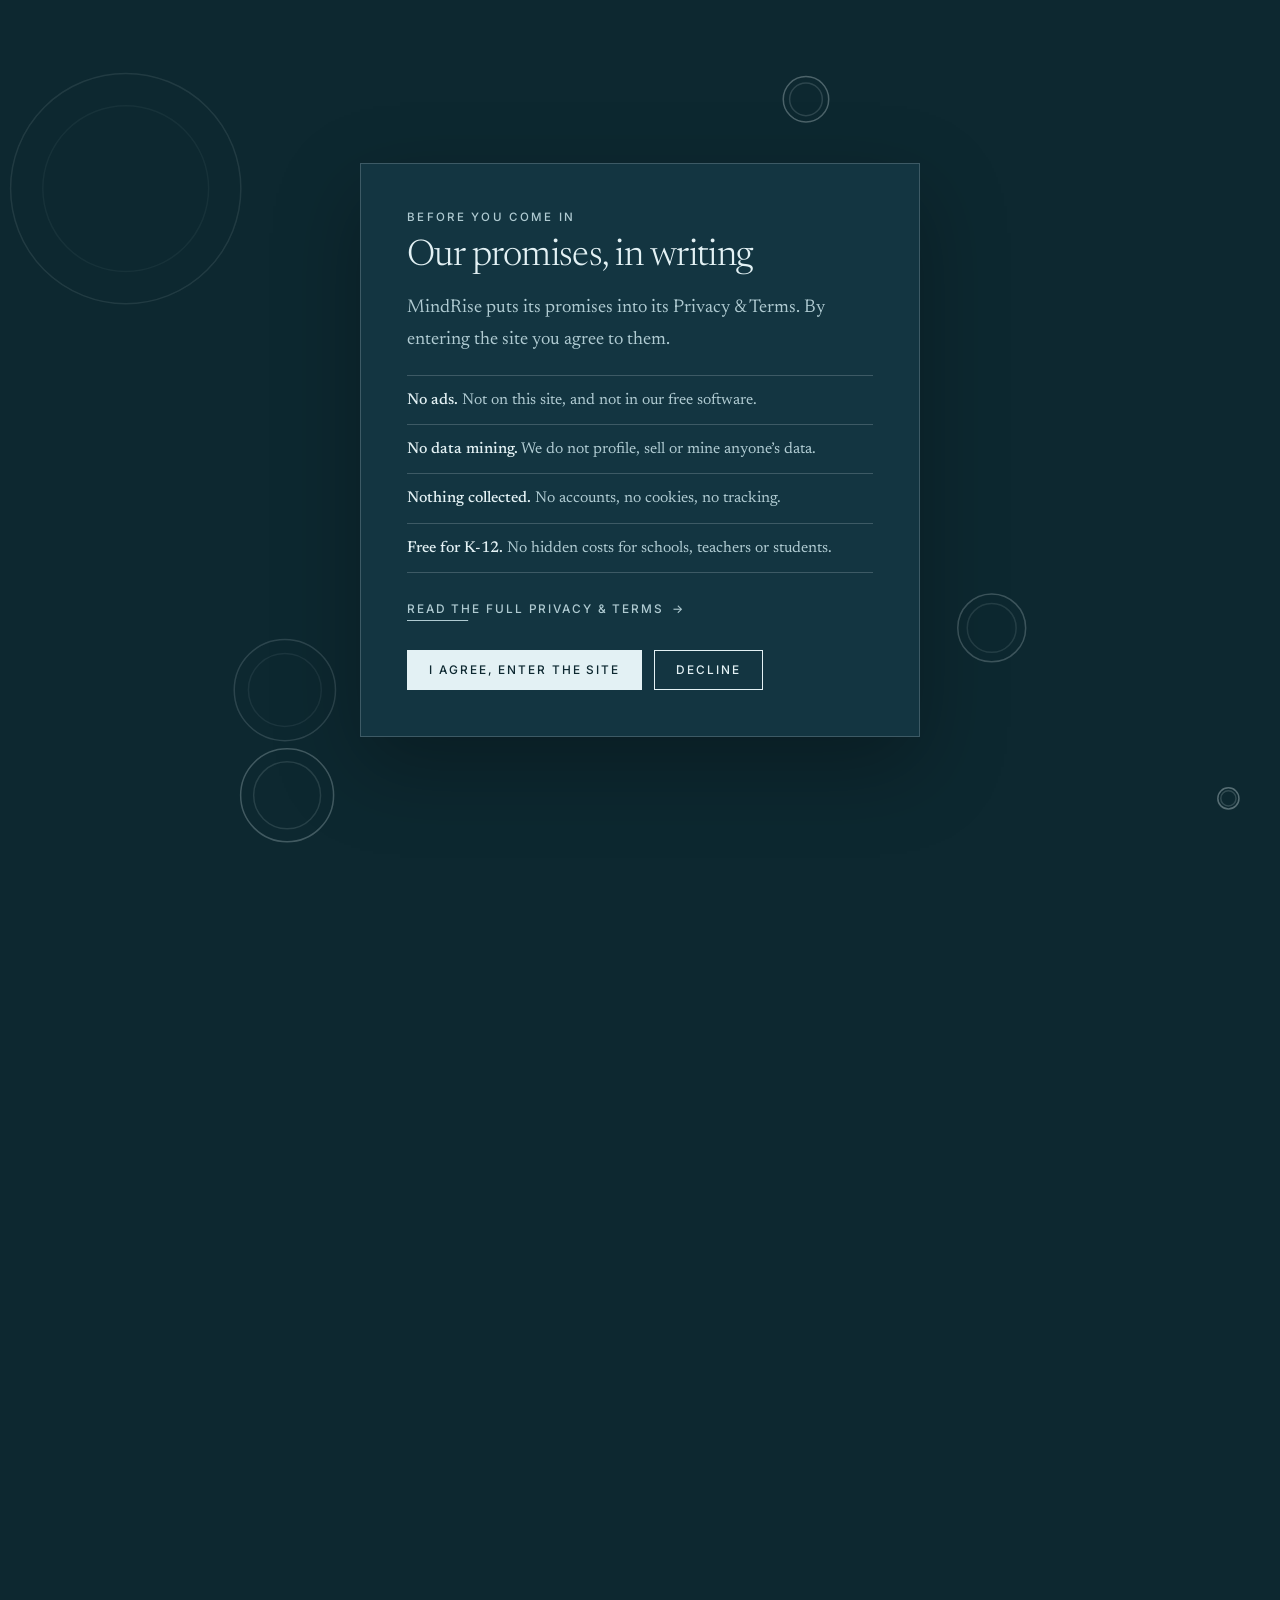
<file: index.html>
<!DOCTYPE html>
<html lang="en" data-theme="paper">
<head>
  <meta charset="UTF-8" />
  <meta name="viewport" content="width=device-width, initial-scale=1.0" />
  <title>MindRise — Education technology</title>
  <meta name="description" content="MindRise builds completely free software for K-12 classrooms, and custom software and websites for schools, businesses and students." />
  <meta name="terms-version" content="2026-10-17" />
  <link rel="preconnect" href="https://fonts.googleapis.com" />
  <link rel="preconnect" href="https://fonts.gstatic.com" crossorigin />
  <link href="https://fonts.googleapis.com/css2?family=Inter:wght@400;500&family=Newsreader:ital,opsz,wght@0,6..72,200..800;1,6..72,200..800&display=swap" rel="stylesheet" />
  <script>try{var s=JSON.parse(localStorage.getItem('mindrise:settings')||'null');document.documentElement.dataset.pre=(s&&s.v===2&&s.surface)||'deep'}catch(e){document.documentElement.dataset.pre='deep'}
  (function(){var d=document.documentElement;if(/[/]terms([.]html)?[/]?$/.test(location.pathname))d.dataset.terms='1';var ok=false;['localStorage','sessionStorage'].forEach(function(n){try{var a=JSON.parse(window[n].getItem('mindrise:agreed')||'null');if(a&&a.v==='2026-10-17')ok=true}catch(e){}});if(ok)d.dataset.agreed='1'})()</script>
  <link rel="stylesheet" href="css/site.css?v=fcf49d4c" />
</head>
<body data-scene="flow">
  <div id="gate" class="gate" role="dialog" aria-modal="true" aria-labelledby="gateTitle" aria-describedby="gateLead">
    <div class="gate-card" id="gateMain">
      <p class="kicker">Before you come in</p>
      <h2 id="gateTitle" tabindex="-1">Our promises, in writing</h2>
      <p id="gateLead">MindRise puts its promises into its Privacy &amp; Terms. By entering the site you agree to them.</p>
      <ul class="gate-list">
        <li><b>No ads.</b> Not on this site, and not in our free software.</li>
        <li><b>No data mining.</b> We do not profile, sell or mine anyone’s data.</li>
        <li><b>Nothing collected.</b> No accounts, no cookies, no tracking.</li>
        <li><b>Free for K-12.</b> No hidden costs for schools, teachers or students.</li>
      </ul>
      <p class="gate-read"><a class="link-arrow" href="terms.html">Read the full Privacy &amp; Terms <span aria-hidden="true">→</span></a></p>
      <div class="gate-actions">
        <button type="button" class="btn solid" id="gateAgree"><span>I agree, enter the site</span></button>
        <button type="button" class="btn" id="gateDecline"><span>Decline</span></button>
      </div>
    </div>
    <div class="gate-card" id="gateNo" hidden>
      <p class="kicker">No problem</p>
      <h2 id="gateNoTitle" tabindex="-1">We can’t show you the site without your agreement</h2>
      <p>Nothing has been stored about you. If you change your mind, you can read the terms again and agree. Otherwise you are free to close this tab.</p>
      <div class="gate-actions">
        <button type="button" class="btn solid" id="gateBack"><span>Review the promises</span></button>
        <a class="btn" href="terms.html"><span>Read the Privacy &amp; Terms</span></a>
      </div>
    </div>
  </div>
  <a class="skip" href="#main">Skip to content</a>
  <div id="progress" aria-hidden="true"></div>
  <canvas id="field" aria-hidden="true"></canvas>

  <header class="site-header" id="header">
    <a class="wordmark" href="index.html" aria-label="Mindrise, home">Mindrise</a>
    <nav class="site-nav" id="siteNav" aria-label="Primary">
      <a href="about.html">About</a>
      <a href="approach.html">Approach</a>
      <a href="labs.html">Labs</a>
      <a href="sites.html">Sites</a>
      <a href="services.html">Services</a>
      <a href="contact.html">Contact</a>
      <span class="nav-ink" aria-hidden="true"></span>
    </nav>
    <button class="icon-btn" id="themeBtn" aria-label="Switch between paper and night reading">◐</button>
    <button class="menu-btn" id="menuBtn" aria-expanded="false" aria-controls="siteNav">Menu</button>
  </header>

  <main id="main">

    <section class="hero wrap">
      <p class="kicker fade">Education technology</p>
      <h1 id="headline" data-text="Learning that lasts, for everyone in the room.">Learning that lasts, for everyone in the room.</h1>
      <p class="standfirst fade">MindRise builds completely free software for K-12 classrooms, and custom software and websites for schools, businesses and students, with no hidden costs, no ads and no data mining.</p>
      <p class="hero-links fade">
        <a class="link-arrow" href="labs.html">Explore the labs <span aria-hidden="true">→</span></a>
        <a class="link-arrow" href="sites.html">Free sites <span aria-hidden="true">→</span></a>
      </p>
      <p class="scroll-cue">Scroll</p>
    </section>

    <section class="block wrap">
      <header class="section-head"><span class="num">01</span><h2 data-rise>Made for the whole classroom</h2></header>
      <ul class="index-list">
        <li class="index-row" data-float="recall"><a href="sites.html"><span class="n">i.</span><span class="t">Students</span><span class="d">Free websites and games for learning and for unwinding, built on how memory actually works. No school account needed.</span><span class="arrow" aria-hidden="true">→</span></a></li>
        <li class="index-row" data-float="class"><a href="sites.html"><span class="n">ii.</span><span class="t">Educators</span><span class="d">Completely free software for K-12 schools: no hidden costs, no ads, no data mining.</span><span class="arrow" aria-hidden="true">→</span></a></li>
        <li class="index-row" data-float="school"><a href="services.html#custom"><span class="n">iii.</span><span class="t">Projects</span><span class="d">Custom software and websites, built to order with a free consultation. Priced by scope, up to $1,500.</span><span class="arrow" aria-hidden="true">→</span></a></li>
      </ul>
    </section>

    <section class="block wrap">
      <div class="split">
        <figure class="geom fade">
          <svg id="geom" viewBox="0 0 420 300" role="group" aria-label="Interactive construction: two circles and an equilateral triangle. Drag points A and B.">
            <circle id="gcA" class="gc" cx="160" cy="130" r="100" />
            <circle id="gcB" class="gc" cx="260" cy="130" r="100" />
            <line id="gab" x1="160" y1="130" x2="260" y2="130" />
            <path id="gtri" d="M160 130 L260 130 L210 216.6 Z" />
            <text id="lA" x="142" y="118">A</text><text id="lB" x="272" y="118">B</text><text id="lC" x="206" y="238">C</text>
            <g class="handle" id="hA" tabindex="0" role="button" aria-roledescription="draggable point" aria-label="Point A. Drag, or use the arrow keys." transform="translate(160 130)"><circle class="hit" r="20"/><circle class="ring" r="9"/><circle class="dot" r="5"/></g>
            <g class="handle" id="hB" tabindex="0" role="button" aria-roledescription="draggable point" aria-label="Point B. Drag, or use the arrow keys." transform="translate(260 130)"><circle class="hit" r="20"/><circle class="ring" r="9"/><circle class="dot" r="5"/></g>
          </svg>
          <p class="readout" id="geomReadout">AB = 100   ·   AC = 100   ·   BC = 100   ·   every angle 60°</p>
          <figcaption>Fig. 1 — Euclid, Book I, Proposition 1, a staple of geometry classrooms. Drag A or B: however you place them, the triangle stays equilateral.</figcaption>
        </figure>
        <div>
          <p class="kicker fade">A belief</p>
          <h2 data-rise>Attention is <em>scarce</em>, and so is a teacher’s time</h2>
          <p class="fade">Most education software asks a great deal of both. We build the opposite: tools that ask students for as little attention as possible, and ask teachers for as little admin as possible, so both can go back to the lesson.</p>
          <p class="fade">Every decision starts with <span class="term" data-def="The amount of mental effort being used in working memory at one moment. Good design keeps it for the material, not the interface.">cognitive load</span>. If something on the screen isn’t helping a student think, or helping a teacher decide, it isn’t there.</p>
          <p class="fade"><a class="link-arrow" href="approach.html">The research behind it <span aria-hidden="true">→</span></a></p>
        </div>
      </div>
    </section>

    <section class="block wrap">
      <header class="section-head"><span class="num">02</span><h2 data-rise>What we do</h2></header>
      <div class="principles">
        <article class="card fade"><span class="kicker">01 · Software development</span><h3>Built to your exact needs.</h3><p>Custom applications, tools and utilities, built to your specifications with modern technology stacks.</p></article>
        <article class="card fade"><span class="kicker">02 · Website creation</span><h3>Modern and responsive.</h3><p>Websites that look great on every device, built for performance and for search.</p></article>
        <article class="card fade"><span class="kicker">03 · Ongoing support</span><h3>Kept running, long after launch.</h3><p>Maintenance, updates and support, so your software keeps running smoothly.</p></article>
      </div>
      <p class="fade" style="margin-top:28px"><a class="link-arrow" href="services.html">All services and pricing <span aria-hidden="true">→</span></a></p>
    </section>

    <section class="quote-wrap">
      <div class="wrap">
        <span class="kicker">Our principle</span>
        <p class="quote" data-read>The best learning tools disappear into the lesson, and what students learn <em>stays</em>.</p>
      </div>
    </section>

    <section class="block wrap" style="text-align:center">
      <p class="kicker fade">Begin</p>
      <h2 class="fade" style="font-size:clamp(2.2rem,5vw,4rem);margin:14px auto 34px;max-width:20ch">Start with a free site, or have something built for your class.</h2>
      <p class="fade" style="display:flex;gap:16px;justify-content:center;flex-wrap:wrap"><a class="btn solid" data-magnetic href="sites.html">See the free sites</a><a class="btn" data-magnetic href="contact.html">Plan a custom project</a></p>
    </section>

    <div id="floatFig" aria-hidden="true">
      <svg data-fig="recall" viewBox="0 0 110 100"><rect x="14" y="40" width="64" height="44"/><rect x="22" y="31" width="64" height="44"/><rect x="30" y="22" width="64" height="44"/><path d="M42 38 H82 M42 48 H70"/></svg>
      <svg data-fig="class" viewBox="0 0 110 100"><path d="M10 90 H102"/><path d="M22 90 V58 H38 V90 M48 90 V36 H64 V90 M74 90 V66 H90 V90"/><path d="M12 20 L30 30 L56 14 L96 26"/></svg>
      <svg data-fig="school" viewBox="0 0 110 100"><path d="M10 90 H102 M18 90 V44 H92 V90"/><path d="M12 44 L55 14 L98 44"/><path d="M30 90 V58 H42 V90 M50 90 V58 H62 V90 M70 90 V58 H82 V90"/><path d="M55 14 V4 M55 4 H68"/></svg>
    </div>

    <section class="next wrap"><a class="next-link" href="about.html"><span class="kicker">Continue</span><span class="next-title">About</span><span class="arr" aria-hidden="true">→</span></a></section>
  </main>

  <footer class="site-footer">
    <div class="wrap">
      <div id="bigmark" data-text="Mindrise" aria-label="Mindrise">Mindrise</div>
      <div class="foot-grid">
        <p>MindRise builds software that makes a difference, including completely free software for K-12 classrooms.</p>
        <div><h4>Pages</h4><ul><li><a href="about.html">About</a></li><li><a href="approach.html">Approach</a></li><li><a href="labs.html">Labs</a></li><li><a href="sites.html">Sites</a></li><li><a href="services.html">Services</a></li></ul></div>
        <div><h4>Contact</h4><ul><li><a href="mailto:contact@aaugs.com">Email us</a></li><li><a href="contact.html">Send a message →</a></li></ul></div>
        <div><h4>Reading</h4><ul><li><button id="setSurface">Background: Window light</button></li><li><button id="setTheme">Reading: paper</button></li><li><button id="setMotion">Motion: on</button></li><li><button id="setSound">Sound: off</button></li></ul></div>
      </div>
      <div class="legal"><span><span id="greet"></span> · © <span id="year"></span> MindRise</span><span>Software that makes a difference · <a href="terms.html">Privacy &amp; Terms</a></span></div>
    </div>
  </footer>

  <script src="js/gate.js?v=3d915339"></script>
  <script src="js/core.js?v=adc106cf"></script>
  <script src="js/ambient.js?v=9626b62f"></script>
  <script src="js/scenes.js?v=16cba032"></script>
  <script src="js/backgrounds.js?v=6763d1c3"></script>
  <script src="js/geometry.js?v=41a40f0e"></script>
</body>
</html>
</file>
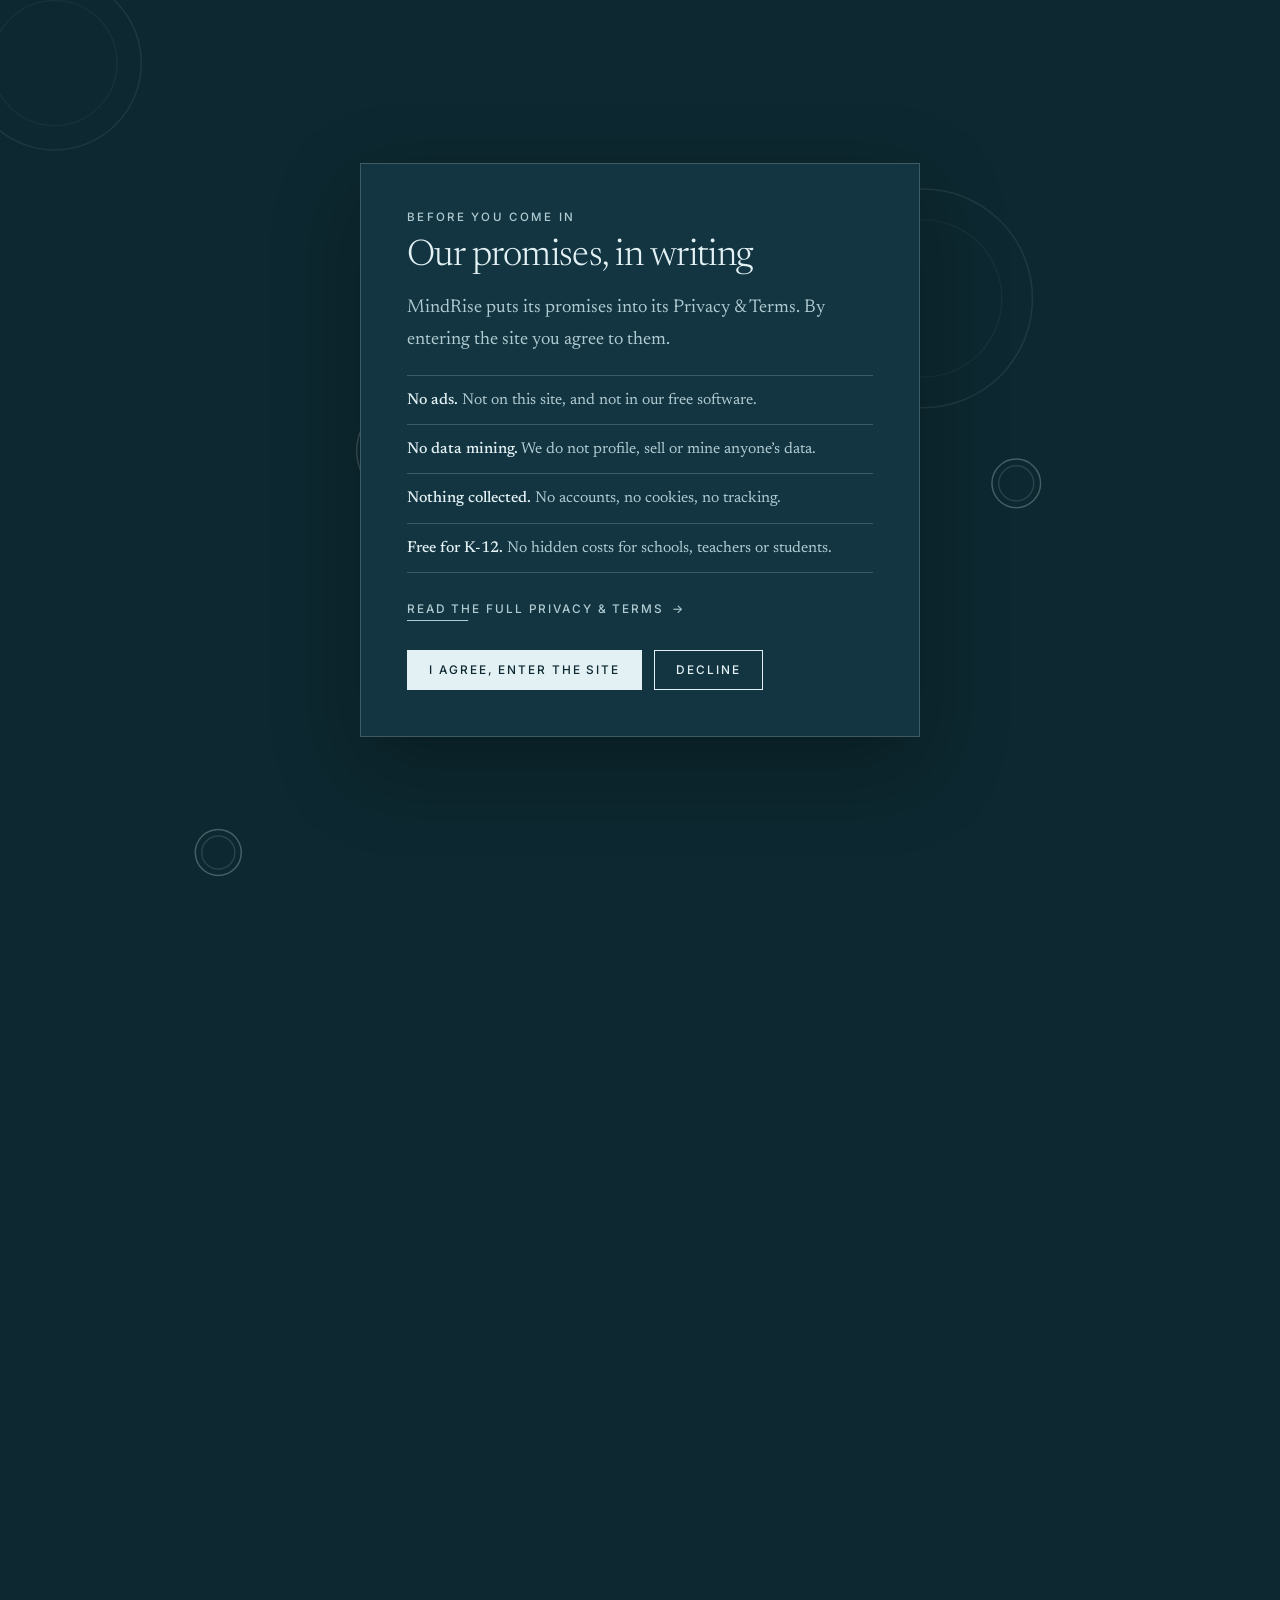
<file: about.html>
<!DOCTYPE html>
<html lang="en" data-theme="paper">
<head>
  <meta charset="UTF-8" />
  <meta name="viewport" content="width=device-width, initial-scale=1.0" />
  <title>About — MindRise</title>
  <meta name="description" content="About MindRise: our story, our team and what guides us, and our commitment to free software for K-12 classrooms." />
  <meta name="terms-version" content="2026-10-17" />
  <link rel="preconnect" href="https://fonts.googleapis.com" />
  <link rel="preconnect" href="https://fonts.gstatic.com" crossorigin />
  <link href="https://fonts.googleapis.com/css2?family=Inter:wght@400;500&family=Newsreader:ital,opsz,wght@0,6..72,200..800;1,6..72,200..800&display=swap" rel="stylesheet" />
  <script>try{var s=JSON.parse(localStorage.getItem('mindrise:settings')||'null');document.documentElement.dataset.pre=(s&&s.v===2&&s.surface)||'deep'}catch(e){document.documentElement.dataset.pre='deep'}
  (function(){var d=document.documentElement;if(/[/]terms([.]html)?[/]?$/.test(location.pathname))d.dataset.terms='1';var ok=false;['localStorage','sessionStorage'].forEach(function(n){try{var a=JSON.parse(window[n].getItem('mindrise:agreed')||'null');if(a&&a.v==='2026-10-17')ok=true}catch(e){}});if(ok)d.dataset.agreed='1'})()</script>
  <link rel="stylesheet" href="css/site.css?v=fcf49d4c" />
</head>
<body data-scene="ruled">
  <div id="gate" class="gate" role="dialog" aria-modal="true" aria-labelledby="gateTitle" aria-describedby="gateLead">
    <div class="gate-card" id="gateMain">
      <p class="kicker">Before you come in</p>
      <h2 id="gateTitle" tabindex="-1">Our promises, in writing</h2>
      <p id="gateLead">MindRise puts its promises into its Privacy &amp; Terms. By entering the site you agree to them.</p>
      <ul class="gate-list">
        <li><b>No ads.</b> Not on this site, and not in our free software.</li>
        <li><b>No data mining.</b> We do not profile, sell or mine anyone’s data.</li>
        <li><b>Nothing collected.</b> No accounts, no cookies, no tracking.</li>
        <li><b>Free for K-12.</b> No hidden costs for schools, teachers or students.</li>
      </ul>
      <p class="gate-read"><a class="link-arrow" href="terms.html">Read the full Privacy &amp; Terms <span aria-hidden="true">→</span></a></p>
      <div class="gate-actions">
        <button type="button" class="btn solid" id="gateAgree"><span>I agree, enter the site</span></button>
        <button type="button" class="btn" id="gateDecline"><span>Decline</span></button>
      </div>
    </div>
    <div class="gate-card" id="gateNo" hidden>
      <p class="kicker">No problem</p>
      <h2 id="gateNoTitle" tabindex="-1">We can’t show you the site without your agreement</h2>
      <p>Nothing has been stored about you. If you change your mind, you can read the terms again and agree. Otherwise you are free to close this tab.</p>
      <div class="gate-actions">
        <button type="button" class="btn solid" id="gateBack"><span>Review the promises</span></button>
        <a class="btn" href="terms.html"><span>Read the Privacy &amp; Terms</span></a>
      </div>
    </div>
  </div>
  <a class="skip" href="#main">Skip to content</a>
  <div id="progress" aria-hidden="true"></div>
  <canvas id="field" aria-hidden="true"></canvas>

  <header class="site-header" id="header">
    <a class="wordmark" href="index.html" aria-label="Mindrise, home">Mindrise</a>
    <nav class="site-nav" id="siteNav" aria-label="Primary">
      <a href="about.html">About</a>
      <a href="approach.html">Approach</a>
      <a href="labs.html">Labs</a>
      <a href="sites.html">Sites</a>
      <a href="services.html">Services</a>
      <a href="contact.html">Contact</a>
      <span class="nav-ink" aria-hidden="true"></span>
    </nav>
    <button class="icon-btn" id="themeBtn" aria-label="Switch between paper and night reading">◐</button>
    <button class="menu-btn" id="menuBtn" aria-expanded="false" aria-controls="siteNav">Menu</button>
  </header>

  <main id="main">

    <section class="page-head wrap">
      <p class="kicker fade">About</p>
      <h1 data-rise>Software that makes a <em>difference</em></h1>
      <p class="standfirst fade">MindRise set out to simplify complex workflows, and to make tools that are accessible, reliable and a joy to use. We have grown from a small team of passionate developers into a name people trust for productivity software.</p>
    </section>

    <section class="block wrap">
      <header class="section-head"><span class="num">01</span><h2 data-rise>The story so far</h2></header>
      <ol class="timeline"><li class="tl-row fade"><span class="tl-year">Early 2025</span><span class="tl-body"><b>The beginning</b>Two engineers with a shared vision started MindRise from a home office, focused on creating utility software that actually works.</span></li><li class="tl-row fade"><span class="tl-year">2025</span><span class="tl-body"><b>First major release</b>MindRise launched its first websites and products, taking its place as a competitor in the software utilities field.</span></li><li class="tl-row fade"><span class="tl-year">Late 2025</span><span class="tl-body"><b>Enterprise expansion</b>Cloud integration services launched, along with reliable servers for development use.</span></li><li class="tl-row fade"><span class="tl-year">2026</span><span class="tl-body"><b>Expanded management</b>The team grew to include data entry and design specialists, and a tech team working across multiple technologies.</span></li></ol>
    </section>

    <section class="block wrap">
      <header class="section-head"><span class="num">02</span><h2 data-rise>The team</h2></header>
      <ul class="team"><li class="fade"><span class="tm-name">Namath Jabbar</span><span class="tm-role">CEO</span></li><li class="fade"><span class="tm-name">Westley Grosshandler</span><span class="tm-role">COO</span></li><li class="fade"><span class="tm-name">Mateo F. Matarrese</span><span class="tm-role">CIO</span></li><li class="fade"><span class="tm-name">Eshan Mallidi</span><span class="tm-role">CCO</span></li><li class="fade"><span class="tm-name">Cullen Perrott</span><span class="tm-role">CMO</span></li><li class="fade"><span class="tm-name">Kirill Riabinchenko</span><span class="tm-role">Data entry</span></li></ul>
      <p class="fade" style="margin-top:28px;color:var(--soft)">Want to work with us? <a class="link-arrow" href="contact.html">Write to us <span aria-hidden="true">→</span></a></p>
    </section>

    <section class="block wrap">
      <header class="section-head"><span class="num">03</span><h2 data-rise>What guides us</h2></header>
      <div class="principles values"><article class="card fade"><span class="kicker">01</span><h3>Innovation first</h3><p>We keep pushing boundaries to build tools that anticipate what people need before they ask.</p></article><article class="card fade"><span class="kicker">02</span><h3>Reliability</h3><p>Our software is tested hard. When you run something we made, it just works.</p></article><article class="card fade"><span class="kicker">03</span><h3>User-centric</h3><p>Every decision starts with the person using it. We build for real people solving real problems.</p></article><article class="card fade"><span class="kicker">04</span><h3>Accessibility</h3><p>Great software should be available to everyone, so we keep our tools affordable and intuitive.</p></article></div>
    </section>

    <section class="block wrap">
      <header class="section-head"><span class="num">04</span><h2 data-rise>For every classroom</h2></header>
      <div class="split">
        <p class="fade" style="font-size:clamp(1.4rem,2.6vw,2rem);line-height:1.3;color:var(--ink);max-width:24ch">Great tools should be accessible to every classroom.</p>
        <div>
          <p class="fade">We build and maintain completely free software for K-12 schools. No hidden costs, no ads, no data mining.</p>
          <p class="fade"><a class="link-arrow" href="sites.html">See the free sites <span aria-hidden="true">→</span></a></p>
        </div>
      </div>
    </section>

    <section class="next wrap"><a class="next-link" href="approach.html"><span class="kicker">Continue</span><span class="next-title">Our approach</span><span class="arr" aria-hidden="true">→</span></a></section>
  </main>

  <footer class="site-footer">
    <div class="wrap">
      <div id="bigmark" data-text="Mindrise" aria-label="Mindrise">Mindrise</div>
      <div class="foot-grid">
        <p>MindRise builds software that makes a difference, including completely free software for K-12 classrooms.</p>
        <div><h4>Pages</h4><ul><li><a href="about.html">About</a></li><li><a href="approach.html">Approach</a></li><li><a href="labs.html">Labs</a></li><li><a href="sites.html">Sites</a></li><li><a href="services.html">Services</a></li></ul></div>
        <div><h4>Contact</h4><ul><li><a href="mailto:contact@aaugs.com">Email us</a></li><li><a href="contact.html">Send a message →</a></li></ul></div>
        <div><h4>Reading</h4><ul><li><button id="setSurface">Background: Window light</button></li><li><button id="setTheme">Reading: paper</button></li><li><button id="setMotion">Motion: on</button></li><li><button id="setSound">Sound: off</button></li></ul></div>
      </div>
      <div class="legal"><span><span id="greet"></span> · © <span id="year"></span> MindRise</span><span>Software that makes a difference · <a href="terms.html">Privacy &amp; Terms</a></span></div>
    </div>
  </footer>

  <script src="js/gate.js?v=3d915339"></script>
  <script src="js/core.js?v=adc106cf"></script>
  <script src="js/ambient.js?v=9626b62f"></script>
  <script src="js/scenes.js?v=16cba032"></script>
  <script src="js/backgrounds.js?v=6763d1c3"></script>
</body>
</html>
</file>
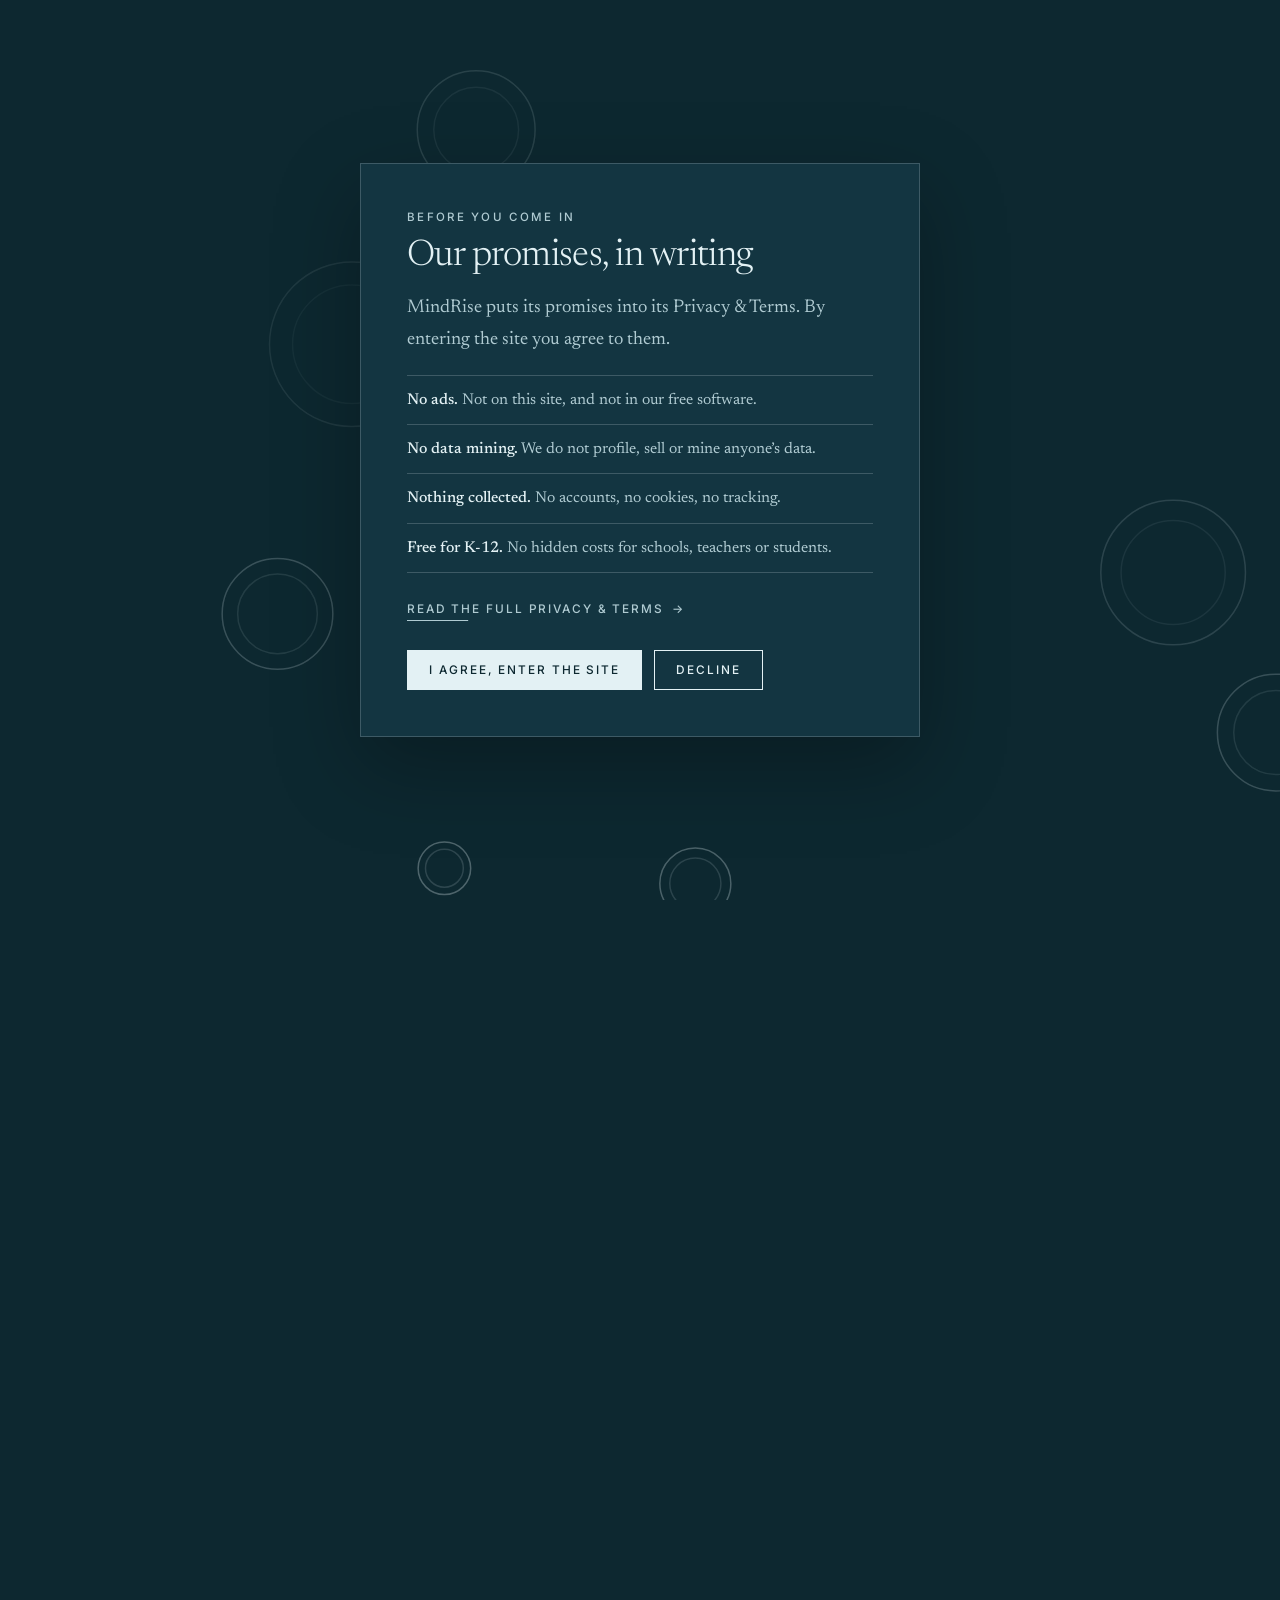
<file: approach.html>
<!DOCTYPE html>
<html lang="en" data-theme="paper">
<head>
  <meta charset="UTF-8" />
  <meta name="viewport" content="width=device-width, initial-scale=1.0" />
  <title>Our approach — MindRise</title>
  <meta name="description" content="The research behind MindRise: attention, retrieval practice, spaced repetition, interleaving and rest, with practical advice for students and educators." />
  <meta name="terms-version" content="2026-10-17" />
  <link rel="preconnect" href="https://fonts.googleapis.com" />
  <link rel="preconnect" href="https://fonts.gstatic.com" crossorigin />
  <link href="https://fonts.googleapis.com/css2?family=Inter:wght@400;500&family=Newsreader:ital,opsz,wght@0,6..72,200..800;1,6..72,200..800&display=swap" rel="stylesheet" />
  <script>try{var s=JSON.parse(localStorage.getItem('mindrise:settings')||'null');document.documentElement.dataset.pre=(s&&s.v===2&&s.surface)||'deep'}catch(e){document.documentElement.dataset.pre='deep'}
  (function(){var d=document.documentElement;if(/[/]terms([.]html)?[/]?$/.test(location.pathname))d.dataset.terms='1';var ok=false;['localStorage','sessionStorage'].forEach(function(n){try{var a=JSON.parse(window[n].getItem('mindrise:agreed')||'null');if(a&&a.v==='2026-10-17')ok=true}catch(e){}});if(ok)d.dataset.agreed='1'})()</script>
  <link rel="stylesheet" href="css/site.css?v=fcf49d4c" />
</head>
<body data-scene="ruled">
  <div id="gate" class="gate" role="dialog" aria-modal="true" aria-labelledby="gateTitle" aria-describedby="gateLead">
    <div class="gate-card" id="gateMain">
      <p class="kicker">Before you come in</p>
      <h2 id="gateTitle" tabindex="-1">Our promises, in writing</h2>
      <p id="gateLead">MindRise puts its promises into its Privacy &amp; Terms. By entering the site you agree to them.</p>
      <ul class="gate-list">
        <li><b>No ads.</b> Not on this site, and not in our free software.</li>
        <li><b>No data mining.</b> We do not profile, sell or mine anyone’s data.</li>
        <li><b>Nothing collected.</b> No accounts, no cookies, no tracking.</li>
        <li><b>Free for K-12.</b> No hidden costs for schools, teachers or students.</li>
      </ul>
      <p class="gate-read"><a class="link-arrow" href="terms.html">Read the full Privacy &amp; Terms <span aria-hidden="true">→</span></a></p>
      <div class="gate-actions">
        <button type="button" class="btn solid" id="gateAgree"><span>I agree, enter the site</span></button>
        <button type="button" class="btn" id="gateDecline"><span>Decline</span></button>
      </div>
    </div>
    <div class="gate-card" id="gateNo" hidden>
      <p class="kicker">No problem</p>
      <h2 id="gateNoTitle" tabindex="-1">We can’t show you the site without your agreement</h2>
      <p>Nothing has been stored about you. If you change your mind, you can read the terms again and agree. Otherwise you are free to close this tab.</p>
      <div class="gate-actions">
        <button type="button" class="btn solid" id="gateBack"><span>Review the promises</span></button>
        <a class="btn" href="terms.html"><span>Read the Privacy &amp; Terms</span></a>
      </div>
    </div>
  </div>
  <a class="skip" href="#main">Skip to content</a>
  <div id="progress" aria-hidden="true"></div>
  <canvas id="field" aria-hidden="true"></canvas>

  <header class="site-header" id="header">
    <a class="wordmark" href="index.html" aria-label="Mindrise, home">Mindrise</a>
    <nav class="site-nav" id="siteNav" aria-label="Primary">
      <a href="about.html">About</a>
      <a href="approach.html">Approach</a>
      <a href="labs.html">Labs</a>
      <a href="sites.html">Sites</a>
      <a href="services.html">Services</a>
      <a href="contact.html">Contact</a>
      <span class="nav-ink" aria-hidden="true"></span>
    </nav>
    <button class="icon-btn" id="themeBtn" aria-label="Switch between paper and night reading">◐</button>
    <button class="menu-btn" id="menuBtn" aria-expanded="false" aria-controls="siteNav">Menu</button>
  </header>

  <main id="main">

    <section class="page-head wrap">
      <p class="kicker fade">Our approach</p>
      <h1 data-rise>How learning <em>works</em>, and how we build on it</h1>
      <p class="standfirst fade">Five ideas from decades of research on memory and teaching. Every MindRise tool is built to respect them, and each chapter ends with something a student or an educator can try tomorrow.</p>
      <p class="hl-hint fade"><span id="markCount">Select any passage to mark it.</span><button id="clearMarks" hidden>Clear marks</button></p>
    </section>

    <div class="wrap essay">
      <ul id="chapters" aria-label="Chapters">
        <li><a href="#attention"><span>i</span>Attention</a></li>
        <li><a href="#retrieval"><span>ii</span>Retrieval</a></li>
        <li><a href="#spacing"><span>iii</span>Spacing</a></li>
        <li><a href="#mixing"><span>iv</span>Mixing</a></li>
        <li><a href="#rest"><span>v</span>Rest</a></li>
      </ul>

      <div>
        <section class="chapter" id="attention" data-chapter>
          <span class="chap-num">Chapter I</span>
          <h2 data-rise>Begin with attention</h2>
          <p class="dropcap fade">Learning starts before the material does. It starts with whether a student can actually look at it, free from the small interruptions that quietly spend the mind. A calm page is not a luxury; it is the first piece of teaching equipment.</p>
          <p class="fade">Working memory is small. When an interface asks a student to decode itself, it borrows from the same account they need for the idea in front of them. We call that <span class="term" data-def="The amount of mental effort being used in working memory at one moment. Good design keeps it for the material, not the interface.">cognitive load</span>, and we treat it as a budget.</p>
          <p class="fade"><b>For students:</b> one task, one tab, phone out of reach for the length of a session. <b>For educators:</b> introduce one new idea at a time, and show a worked example before asking for independent work.</p>
          <aside class="sidenote fade">MindRise software never ranks students or counts points. Only understanding is worth measuring.</aside>
        </section>

        <section class="chapter" id="retrieval" data-chapter>
          <span class="chap-num">Chapter II</span>
          <h2 data-rise>Retrieval over rereading</h2>
          <p class="fade">Rereading feels productive because the page looks familiar. Familiarity, however, is not knowledge. The dependable way to strengthen a memory is to pull it out of your head, which researchers call <span class="term" data-def="Retrieving information from memory instead of looking at it again. Flashcards, practice questions and explaining an idea aloud are all forms of it.">active recall</span>, or the testing effect.</p>
          <p class="fade">It asks the question first and shows the answer after. That small reversal is most of the method, and it works best when the stakes are low and feedback is quick.</p>
          <p class="fade"><b>For students:</b> close the book and write down what you remember, then check. <b>For educators:</b> open a lesson with a few ungraded questions on last week’s material; the effort is the point, not the mark.</p>
          <aside class="sidenote fade">It feels harder than rereading. That is the sign that it is working.</aside>
        </section>

        <section class="chapter" id="spacing" data-chapter>
          <span class="chap-num">Chapter III</span>
          <h2 data-rise>Let time do some of the work</h2>
          <p class="fade">Memories fade quickly at first and then more slowly, and each time something is retrieved the fading slows. Reviewing at growing gaps, a practice known as <span class="term" data-def="Reviewing material at increasing intervals, so each review lands just as it begins to slip away.">spaced repetition</span>, uses that to a student’s advantage. It is the opposite of cramming.</p>
          <figure class="plate fade" aria-label="Figure: forgetting curve with and without review">
            <svg viewBox="0 0 440 260" role="img" aria-label="Two curves of memory over time. Without review it falls steeply. With review it is lifted each time and falls more slowly.">
              <path class="light" data-draw d="M50 20 V220 H420" />
              <path class="light" data-draw d="M50 30 C80 120 130 190 410 212" />
              <path class="accent" data-draw d="M50 30 C80 70 105 105 130 120 L130 40 C160 75 195 105 230 118 L230 62 C265 90 310 108 350 114 L350 86 C375 100 395 108 410 112" />
              <text x="52" y="14">Memory</text><text x="372" y="238">Time</text>
              <text x="250" y="206">Without review</text><text x="262" y="78" style="fill:var(--accent)">With review</text>
            </svg>
            <figcaption>Fig. 2 — Schematic only: review lifts memory and flattens the decline.</figcaption>
          </figure>
          <figure class="plate fade" aria-label="Figure: review intervals growing">
            <svg viewBox="0 0 440 200" role="img" aria-label="A timeline with review points whose gaps grow wider each time">
              <path class="light" data-draw d="M40 130 H410" />
              <path data-draw d="M40 118 V142 M80 118 V142 M150 118 V142 M260 118 V142 M400 118 V142" />
              <path class="accent" data-draw d="M40 130 A20 26 0 0 1 80 130 A35 40 0 0 1 150 130 A55 56 0 0 1 260 130 A70 70 0 0 1 400 130" />
              <text x="30" y="164">Day 0</text><text x="68" y="164">1</text><text x="140" y="164">3</text><text x="250" y="164">7</text><text x="388" y="164">14</text>
            </svg>
            <figcaption>Fig. 3 — Intervals grow as the memory strengthens (illustrative).</figcaption>
          </figure>
          <p class="fade"><b>For students:</b> a little every day beats a lot the night before. <b>For educators:</b> bring earlier units back in later homework and quizzes, so knowledge is revisited across the term, not stored away.</p>
          <aside class="sidenote fade">The curves here are schematic, not measurements from any one learner.</aside>
        </section>

        <section class="chapter" id="mixing" data-chapter>
          <span class="chap-num">Chapter IV</span>
          <h2 data-rise>Mix things up, deliberately</h2>
          <p class="fade">Practising one kind of problem over and over feels smooth and teaches less than it seems to. Mixing related topics, or <span class="term" data-def="Switching between different topics or problem types within one session, so you must choose the right method each time.">interleaving</span>, is slower and more effortful, and it trains the skill that exams and real problems actually demand: choosing the right idea.</p>
          <p class="fade">Effort of this kind is what Robert Bjork named a <span class="term" data-def="A learning condition that feels harder in the moment but improves long-term retention and transfer. It only helps when the difficulty can be overcome.">desirable difficulty</span>. Our tools add it carefully, and never so much that it becomes frustration.</p>
          <p class="fade"><b>For students:</b> shuffle your practice questions instead of doing one topic at a time. <b>For educators:</b> set mixed problem sets, and expect them to feel harder than blocked ones; that is not a sign they are failing.</p>
          <aside class="sidenote fade">Difficulty is only desirable when it can be overcome.</aside>
        </section>

        <section class="chapter" id="rest" data-chapter>
          <span class="chap-num">Chapter V</span>
          <h2 data-rise>Rest is part of the work</h2>
          <p class="fade">Memory is consolidated away from the desk: in pauses, on walks, and above all in sleep. A good study session ends while some energy is left, and a good tool lets a student stop without guilt.</p>
          <p class="fade">That is why Cadence suggests breaks and never counts streaks, and why none of our products will send a reminder that makes a student feel behind. For educators, it is a reason to spread revision across the term rather than stacking it before an exam.</p>
          <div class="rest fade" id="restkit">
            <span class="kicker">Resources · take five</span>
            <h3>Rest, on purpose</h3>
            <div class="rest-lead">A few quiet things to do between sessions. None of them keep score or run a clock.</div>
            <div class="rest-tabs" role="tablist" aria-label="Rest activities">
              <button class="chip" role="tab" data-rtab="breathe">Breathe</button>
              <button class="chip" role="tab" data-rtab="bubbles">Bubbles</button>
              <button class="chip" role="tab" data-rtab="mandala">Mandala</button>
              <button class="chip" role="tab" data-rtab="pairs">Pairs</button>
            </div>
            <div class="specimen sheen rest-stage">
              <span class="label">Stress reliever</span>
              <div data-rpanel="breathe">
                <div class="breath"><div class="b-ring" id="rbRing" aria-hidden="true"></div></div>
                <div class="b-read"><span id="rbLabel" aria-live="polite">Ready</span> · breaths so far <b id="rbCount">0</b></div>
                <div class="rest-controls"><span id="rbPatterns"><button class="chip active" data-p="box">Box 4·4·4·4</button><button class="chip" data-p="slow">Slow 4·7·8</button><button class="chip" data-p="easy">Easy 5·5</button></span><button class="btn solid" id="rbStart" data-silent>Begin</button></div>
              </div>
              <div data-rpanel="bubbles" hidden>
                <div class="rest-note">Press them, or sweep across with the mouse or a finger.</div>
                <div class="rbubs" id="rbSheet" aria-label="Sheet of bubbles"></div>
                <div class="rest-controls"><span id="rbBubNote" class="rest-note" aria-live="polite"></span><button class="btn" id="rbRefill">Refill</button></div>
              </div>
              <div data-rpanel="mandala" hidden>
                <div class="rest-note">Draw anywhere. Every line is mirrored around the centre.</div>
                <div class="canvas-wrap"><canvas id="mdCanvas" width="640" height="340" aria-label="Mandala drawing area. Pointer only."></canvas></div>
                <div class="rest-controls"><span id="mdSym"><button class="chip" data-n="6">6</button><button class="chip active" data-n="8">8</button><button class="chip" data-n="12">12</button></span><span><button class="chip" id="mdUndo">Undo</button><button class="chip" id="mdClear">Clear</button></span></div>
              </div>
              <div data-rpanel="pairs" hidden>
                <div class="rest-note" id="prNote" aria-live="polite">Turn two cards at a time.</div>
                <div class="pairs" id="prGrid"></div>
                <div class="rest-controls"><span></span><button class="btn" id="prShuffle">Shuffle</button></div>
              </div>
            </div>

            <h3 style="margin-top:2.6rem">More ways to unwind</h3>
            <div class="rest-lead">Games and tools from the MindRise team. Each opens in a new tab.</div>
            <div class="resource-group">Games</div>
            <ul class="resource-list">
              <li><a href="https://uno.aaugs.com" target="_blank" rel="noopener noreferrer"><span class="r-name">UNO</span><span class="r-desc">The classic card game, in your browser.</span><span class="r-tag">Game</span><span class="r-arrow" aria-hidden="true">↗</span></a></li>
              <li><a href="https://quizcraft.aaugs.com" target="_blank" rel="noopener noreferrer"><span class="r-name">QuizCraft</span><span class="r-desc">A real-time multiplayer quiz game to play with friends.</span><span class="r-tag">Game</span><span class="r-arrow" aria-hidden="true">↗</span></a></li>
              <li><a href="https://colordle.aaugs.com" target="_blank" rel="noopener noreferrer"><span class="r-name">Colordle</span><span class="r-desc">A daily colour-guessing game.</span><span class="r-tag">Game</span><span class="r-arrow" aria-hidden="true">↗</span></a></li>
            </ul>
            <div class="resource-group">Also from the team</div>
            <ul class="resource-list">
              <li><a href="https://library.aaugs.com" target="_blank" rel="noopener noreferrer"><span class="r-name">Library Catalog</span><span class="r-desc">A library catalog to browse and search.</span><span class="r-tag">Tool</span><span class="r-arrow" aria-hidden="true">↗</span></a></li>
              <li><a href="https://modelview.aaugs.com" target="_blank" rel="noopener noreferrer"><span class="r-name">ModelView</span><span class="r-desc">An AI model comparison dashboard with interactive charts for 170+ models.</span><span class="r-tag">Tool</span><span class="r-arrow" aria-hidden="true">↗</span></a></li>
              <li><a href="https://builder.sites.aaugs.com" target="_blank" rel="noopener noreferrer"><span class="r-name">MindRise Builder</span><span class="r-desc">A drag-and-drop website builder with AI content generation and one-click publishing.</span><span class="r-tag">Tool</span><span class="r-arrow" aria-hidden="true">↗</span></a></li>
            </ul>
            <div class="rest-note" style="margin-top:18px"><a class="link-arrow" href="https://aaugs.com/portfolio" target="_blank" rel="noopener noreferrer">See the full portfolio <span aria-hidden="true">↗</span></a> <span style="margin-left:18px"><a class="link-arrow" href="sites.html">All our sites <span aria-hidden="true">→</span></a></span></div>
          </div>
        </section>
      </div>
    </div>

    <section class="next wrap"><a class="next-link" href="labs.html"><span class="kicker">Continue</span><span class="next-title">Labs</span><span class="arr" aria-hidden="true">→</span></a></section>
  </main>

  <footer class="site-footer">
    <div class="wrap">
      <div id="bigmark" data-text="Mindrise" aria-label="Mindrise">Mindrise</div>
      <div class="foot-grid">
        <p>MindRise builds software that makes a difference, including completely free software for K-12 classrooms.</p>
        <div><h4>Pages</h4><ul><li><a href="about.html">About</a></li><li><a href="approach.html">Approach</a></li><li><a href="labs.html">Labs</a></li><li><a href="sites.html">Sites</a></li><li><a href="services.html">Services</a></li></ul></div>
        <div><h4>Contact</h4><ul><li><a href="mailto:contact@aaugs.com">Email us</a></li><li><a href="contact.html">Send a message →</a></li></ul></div>
        <div><h4>Reading</h4><ul><li><button id="setSurface">Background: Window light</button></li><li><button id="setTheme">Reading: paper</button></li><li><button id="setMotion">Motion: on</button></li><li><button id="setSound">Sound: off</button></li></ul></div>
      </div>
      <div class="legal"><span><span id="greet"></span> · © <span id="year"></span> MindRise</span><span>Software that makes a difference · <a href="terms.html">Privacy &amp; Terms</a></span></div>
    </div>
  </footer>

  <script src="js/gate.js?v=3d915339"></script>
  <script src="js/core.js?v=adc106cf"></script>
  <script src="js/ambient.js?v=9626b62f"></script>
  <script src="js/scenes.js?v=16cba032"></script>
  <script src="js/backgrounds.js?v=6763d1c3"></script>
  <script src="js/reading.js?v=fd6e73bf"></script>
  <script src="js/rest.js?v=47943aed"></script>
</body>
</html>
</file>
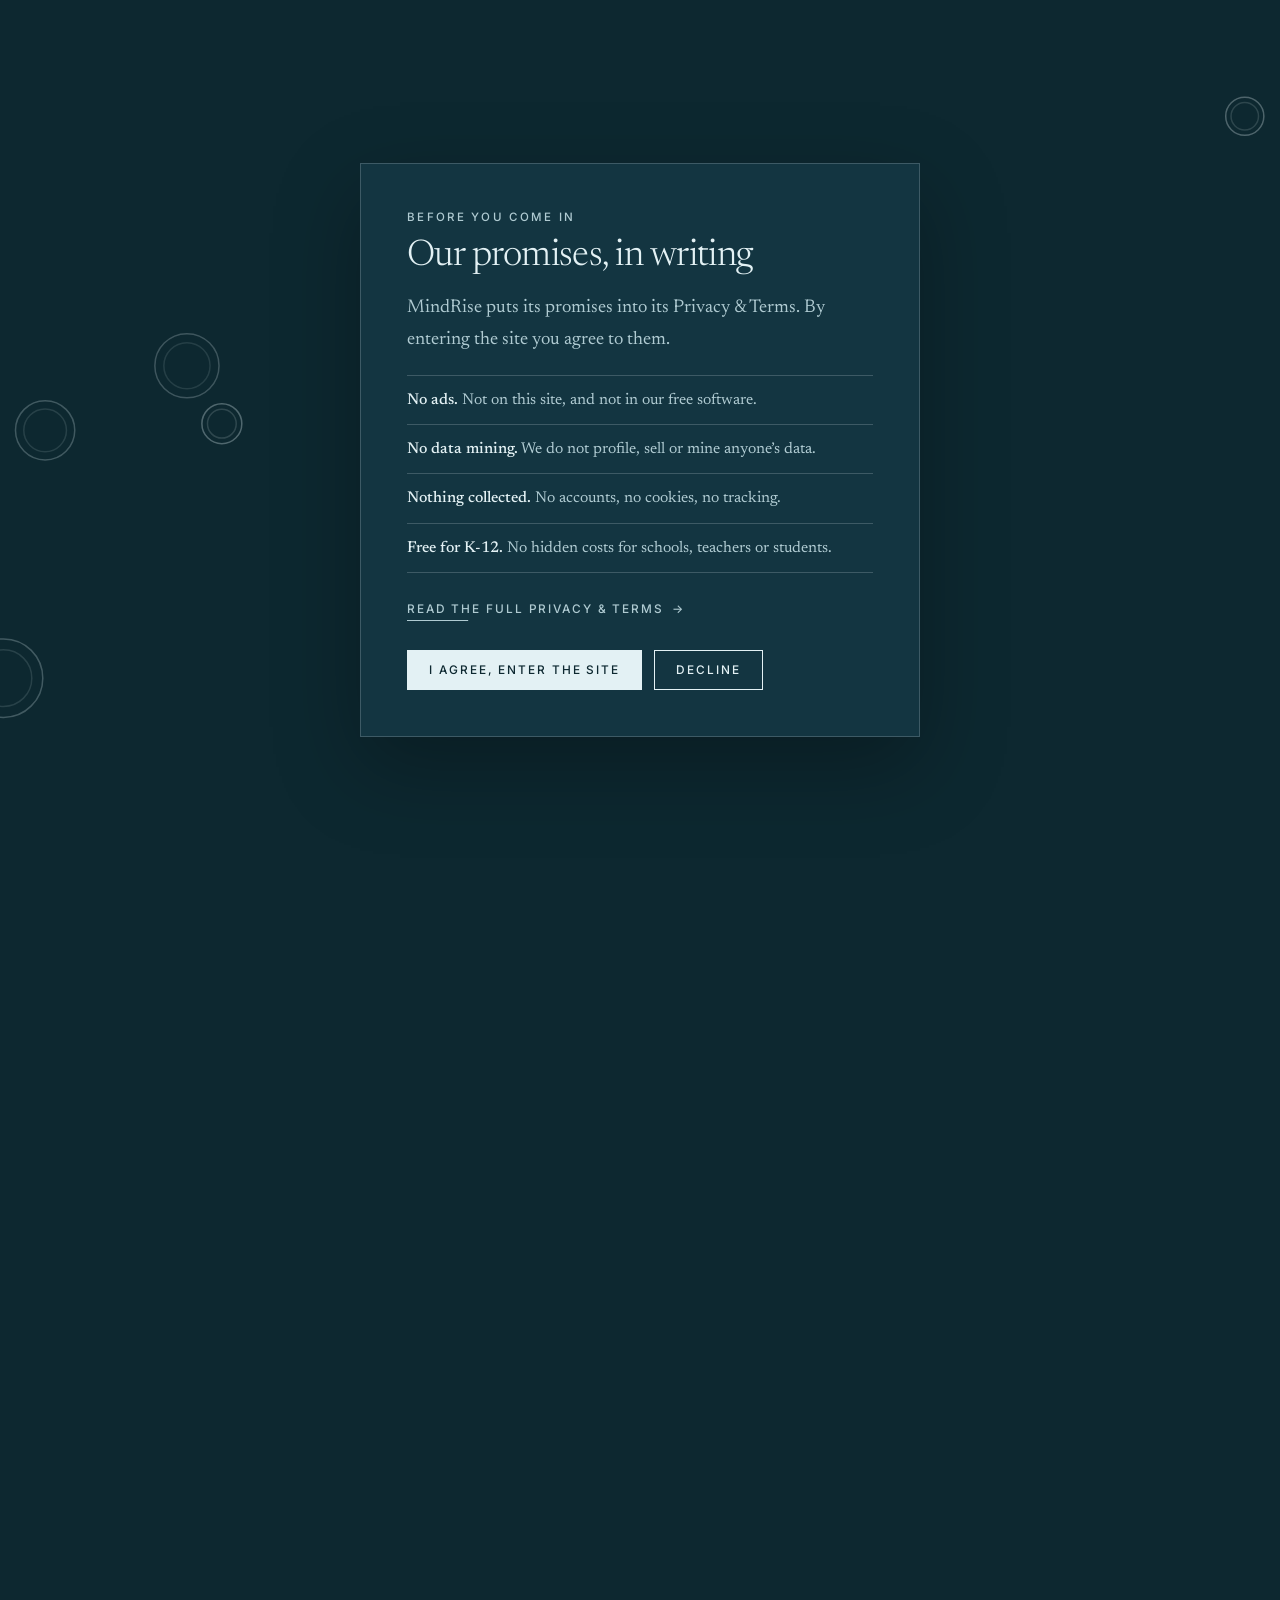
<file: contact.html>
<!DOCTYPE html>
<html lang="en" data-theme="paper">
<head>
  <meta charset="UTF-8" />
  <meta name="viewport" content="width=device-width, initial-scale=1.0" />
  <title>Contact — MindRise</title>
  <meta name="description" content="Contact MindRise: students, educators, or start a custom super-project. We reply within 24 hours." />
  <meta name="terms-version" content="2026-10-17" />
  <link rel="preconnect" href="https://fonts.googleapis.com" />
  <link rel="preconnect" href="https://fonts.gstatic.com" crossorigin />
  <link href="https://fonts.googleapis.com/css2?family=Inter:wght@400;500&family=Newsreader:ital,opsz,wght@0,6..72,200..800;1,6..72,200..800&display=swap" rel="stylesheet" />
  <script>try{var s=JSON.parse(localStorage.getItem('mindrise:settings')||'null');document.documentElement.dataset.pre=(s&&s.v===2&&s.surface)||'deep'}catch(e){document.documentElement.dataset.pre='deep'}
  (function(){var d=document.documentElement;if(/[/]terms([.]html)?[/]?$/.test(location.pathname))d.dataset.terms='1';var ok=false;['localStorage','sessionStorage'].forEach(function(n){try{var a=JSON.parse(window[n].getItem('mindrise:agreed')||'null');if(a&&a.v==='2026-10-17')ok=true}catch(e){}});if(ok)d.dataset.agreed='1'})()</script>
  <link rel="stylesheet" href="css/site.css?v=fcf49d4c" />
</head>
<body data-scene="halftone">
  <div id="gate" class="gate" role="dialog" aria-modal="true" aria-labelledby="gateTitle" aria-describedby="gateLead">
    <div class="gate-card" id="gateMain">
      <p class="kicker">Before you come in</p>
      <h2 id="gateTitle" tabindex="-1">Our promises, in writing</h2>
      <p id="gateLead">MindRise puts its promises into its Privacy &amp; Terms. By entering the site you agree to them.</p>
      <ul class="gate-list">
        <li><b>No ads.</b> Not on this site, and not in our free software.</li>
        <li><b>No data mining.</b> We do not profile, sell or mine anyone’s data.</li>
        <li><b>Nothing collected.</b> No accounts, no cookies, no tracking.</li>
        <li><b>Free for K-12.</b> No hidden costs for schools, teachers or students.</li>
      </ul>
      <p class="gate-read"><a class="link-arrow" href="terms.html">Read the full Privacy &amp; Terms <span aria-hidden="true">→</span></a></p>
      <div class="gate-actions">
        <button type="button" class="btn solid" id="gateAgree"><span>I agree, enter the site</span></button>
        <button type="button" class="btn" id="gateDecline"><span>Decline</span></button>
      </div>
    </div>
    <div class="gate-card" id="gateNo" hidden>
      <p class="kicker">No problem</p>
      <h2 id="gateNoTitle" tabindex="-1">We can’t show you the site without your agreement</h2>
      <p>Nothing has been stored about you. If you change your mind, you can read the terms again and agree. Otherwise you are free to close this tab.</p>
      <div class="gate-actions">
        <button type="button" class="btn solid" id="gateBack"><span>Review the promises</span></button>
        <a class="btn" href="terms.html"><span>Read the Privacy &amp; Terms</span></a>
      </div>
    </div>
  </div>
  <a class="skip" href="#main">Skip to content</a>
  <div id="progress" aria-hidden="true"></div>
  <canvas id="field" aria-hidden="true"></canvas>

  <header class="site-header" id="header">
    <a class="wordmark" href="index.html" aria-label="Mindrise, home">Mindrise</a>
    <nav class="site-nav" id="siteNav" aria-label="Primary">
      <a href="about.html">About</a>
      <a href="approach.html">Approach</a>
      <a href="labs.html">Labs</a>
      <a href="sites.html">Sites</a>
      <a href="services.html">Services</a>
      <a href="contact.html">Contact</a>
      <span class="nav-ink" aria-hidden="true"></span>
    </nav>
    <button class="icon-btn" id="themeBtn" aria-label="Switch between paper and night reading">◐</button>
    <button class="menu-btn" id="menuBtn" aria-expanded="false" aria-controls="siteNav">Menu</button>
  </header>

  <main id="main">

    <section class="page-head wrap">
      <p class="kicker fade">Contact</p>
      <h1 data-rise>Get in <em>touch</em></h1>
      <p class="standfirst fade">Ready to start a project, or just curious? Send us a message and we will get back to you within 24 hours.</p>
    </section>

    <section class="wrap" style="padding-bottom:40px">
      <div class="contact-grid">
        <div class="fade">
          <p style="color:var(--soft);max-width:36ch">Your message opens in your own email app, ready to send, so nothing is stored on this page.</p>
          <dl>
            <dt>Students &amp; families</dt><dd>Questions about the free sites, or ideas for new ones.</dd>
            <dt>Educators</dt><dd>Using the free sites in your teaching, or suggesting one.</dd>
            <dt>Custom super-projects</dt><dd>Choose “A custom super-project”, describe what you would like built and who it is for. We reply with a plan and a price, up to $1,500.</dd>
            <dt>Email</dt><dd><a class="link-arrow" href="mailto:contact@aaugs.com">Send us an email <span aria-hidden="true">→</span></a></dd>
            <dt>Reply time</dt><dd>Within 24 hours.</dd>
          </dl>
        </div>
        <form id="contactForm" class="fade" data-to="contact@aaugs.com" novalidate>
          <div class="field"><input id="f-name" name="name" type="text" placeholder=" " autocomplete="name" /><label for="f-name">Your name</label><span class="err" aria-live="polite"></span></div>
          <div class="field"><input id="f-email" name="email" type="email" placeholder=" " autocomplete="email" /><label for="f-email">Email address</label><span class="err" aria-live="polite"></span></div>
          <div class="field"><select id="f-topic" name="topic"><option>I’m a student</option><option>I’m an educator</option><option>A custom super-project</option><option>Support</option><option>Press and partnerships</option></select><label for="f-topic">I am writing as</label><span class="err"></span></div>
          <div class="field"><textarea id="f-message" name="message" rows="5" placeholder=" "></textarea><label for="f-message">How can we help?</label><span class="err" aria-live="polite"></span></div>
          <button class="btn solid" type="submit" data-magnetic>Send message</button>
          <p class="form-status" id="formStatus" aria-live="polite"></p>
        </form>
      </div>
    </section>

    <section class="next wrap"><a class="next-link" href="index.html"><span class="kicker">Continue</span><span class="next-title">The beginning</span><span class="arr" aria-hidden="true">→</span></a></section>
  </main>

  <footer class="site-footer">
    <div class="wrap">
      <div id="bigmark" data-text="Mindrise" aria-label="Mindrise">Mindrise</div>
      <div class="foot-grid">
        <p>MindRise builds software that makes a difference, including completely free software for K-12 classrooms.</p>
        <div><h4>Pages</h4><ul><li><a href="about.html">About</a></li><li><a href="approach.html">Approach</a></li><li><a href="labs.html">Labs</a></li><li><a href="sites.html">Sites</a></li><li><a href="services.html">Services</a></li></ul></div>
        <div><h4>Contact</h4><ul><li><a href="mailto:contact@aaugs.com">Email us</a></li><li><a href="contact.html">Send a message →</a></li></ul></div>
        <div><h4>Reading</h4><ul><li><button id="setSurface">Background: Window light</button></li><li><button id="setTheme">Reading: paper</button></li><li><button id="setMotion">Motion: on</button></li><li><button id="setSound">Sound: off</button></li></ul></div>
      </div>
      <div class="legal"><span><span id="greet"></span> · © <span id="year"></span> MindRise</span><span>Software that makes a difference · <a href="terms.html">Privacy &amp; Terms</a></span></div>
    </div>
  </footer>

  <script src="js/gate.js?v=3d915339"></script>
  <script src="js/core.js?v=adc106cf"></script>
  <script src="js/ambient.js?v=9626b62f"></script>
  <script src="js/scenes.js?v=16cba032"></script>
  <script src="js/backgrounds.js?v=6763d1c3"></script>
  <script src="js/contact.js?v=7b16f1af"></script>
</body>
</html>
</file>
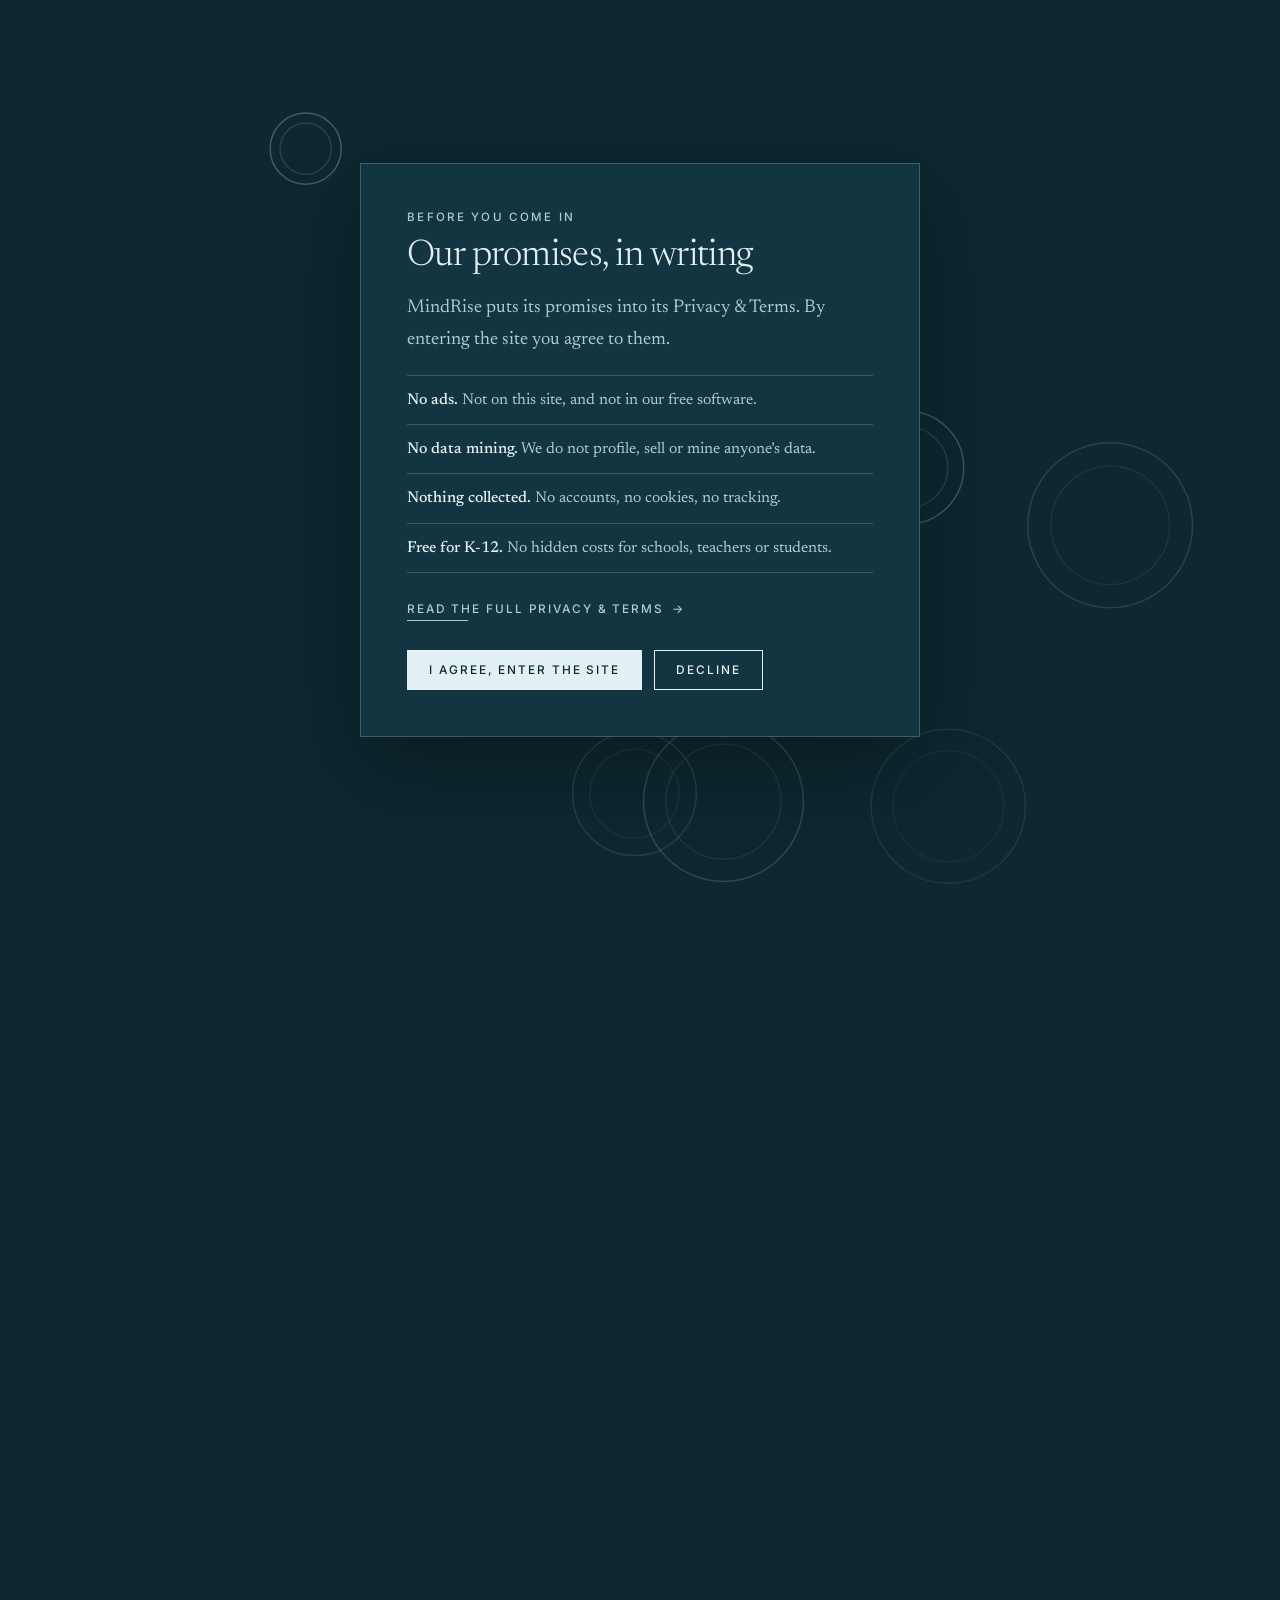
<file: labs.html>
<!DOCTYPE html>
<html lang="en" data-theme="paper">
<head>
  <meta charset="UTF-8" />
  <meta name="viewport" content="width=device-width, initial-scale=1.0" />
  <title>Labs — MindRise</title>
  <meta name="description" content="Four small experiments from science and maths as interactive backgrounds: murmuration, Game of Life, harmonograph and ripple tank." />
  <meta name="terms-version" content="2026-10-17" />
  <link rel="preconnect" href="https://fonts.googleapis.com" />
  <link rel="preconnect" href="https://fonts.gstatic.com" crossorigin />
  <link href="https://fonts.googleapis.com/css2?family=Inter:wght@400;500&family=Newsreader:ital,opsz,wght@0,6..72,200..800;1,6..72,200..800&display=swap" rel="stylesheet" />
  <script>try{var s=JSON.parse(localStorage.getItem('mindrise:settings')||'null');document.documentElement.dataset.pre=(s&&s.v===2&&s.surface)||'deep'}catch(e){document.documentElement.dataset.pre='deep'}
  (function(){var d=document.documentElement;if(/[/]terms([.]html)?[/]?$/.test(location.pathname))d.dataset.terms='1';var ok=false;['localStorage','sessionStorage'].forEach(function(n){try{var a=JSON.parse(window[n].getItem('mindrise:agreed')||'null');if(a&&a.v==='2026-10-17')ok=true}catch(e){}});if(ok)d.dataset.agreed='1'})()</script>
  <link rel="stylesheet" href="css/site.css?v=fcf49d4c" />
</head>
<body data-scene="dots">
  <div id="gate" class="gate" role="dialog" aria-modal="true" aria-labelledby="gateTitle" aria-describedby="gateLead">
    <div class="gate-card" id="gateMain">
      <p class="kicker">Before you come in</p>
      <h2 id="gateTitle" tabindex="-1">Our promises, in writing</h2>
      <p id="gateLead">MindRise puts its promises into its Privacy &amp; Terms. By entering the site you agree to them.</p>
      <ul class="gate-list">
        <li><b>No ads.</b> Not on this site, and not in our free software.</li>
        <li><b>No data mining.</b> We do not profile, sell or mine anyone’s data.</li>
        <li><b>Nothing collected.</b> No accounts, no cookies, no tracking.</li>
        <li><b>Free for K-12.</b> No hidden costs for schools, teachers or students.</li>
      </ul>
      <p class="gate-read"><a class="link-arrow" href="terms.html">Read the full Privacy &amp; Terms <span aria-hidden="true">→</span></a></p>
      <div class="gate-actions">
        <button type="button" class="btn solid" id="gateAgree"><span>I agree, enter the site</span></button>
        <button type="button" class="btn" id="gateDecline"><span>Decline</span></button>
      </div>
    </div>
    <div class="gate-card" id="gateNo" hidden>
      <p class="kicker">No problem</p>
      <h2 id="gateNoTitle" tabindex="-1">We can’t show you the site without your agreement</h2>
      <p>Nothing has been stored about you. If you change your mind, you can read the terms again and agree. Otherwise you are free to close this tab.</p>
      <div class="gate-actions">
        <button type="button" class="btn solid" id="gateBack"><span>Review the promises</span></button>
        <a class="btn" href="terms.html"><span>Read the Privacy &amp; Terms</span></a>
      </div>
    </div>
  </div>
  <a class="skip" href="#main">Skip to content</a>
  <div id="progress" aria-hidden="true"></div>
  <canvas id="field" aria-hidden="true"></canvas>

  <header class="site-header" id="header">
    <a class="wordmark" href="index.html" aria-label="Mindrise, home">Mindrise</a>
    <nav class="site-nav" id="siteNav" aria-label="Primary">
      <a href="about.html">About</a>
      <a href="approach.html">Approach</a>
      <a href="labs.html">Labs</a>
      <a href="sites.html">Sites</a>
      <a href="services.html">Services</a>
      <a href="contact.html">Contact</a>
      <span class="nav-ink" aria-hidden="true"></span>
    </nav>
    <button class="icon-btn" id="themeBtn" aria-label="Switch between paper and night reading">◐</button>
    <button class="menu-btn" id="menuBtn" aria-expanded="false" aria-controls="siteNav">Menu</button>
  </header>

  <main id="main">

    <section class="page-head wrap">
      <p class="kicker fade">Labs</p>
      <h1 data-rise>Small experiments you can <em>play</em> with</h1>
      <p class="standfirst fade">Four ideas from science and maths, each one a living background for this whole site. Press a button and the page itself becomes the experiment.</p>
    </section>

    <section class="wrap" style="padding-bottom:40px">
      <ol class="labs">
        <li class="lab fade" data-surface="murmur">
          <span class="n">01.</span>
          <div class="lab-main"><h3>Murmuration</h3><span class="lab-tag">Complexity</span><div class="lab-text">Starling flocks turn as one with no leader. In 1986 Craig Reynolds showed that three simple rules are enough to imitate it: steer away from crowding, match the heading of your neighbours, and move toward their centre.</div><div class="lab-try">The flock is curious about your cursor.</div></div>
          <button class="btn lab-btn" data-surface="murmur" aria-pressed="false"><span>Use as my background</span></button>
        </li>
        <li class="lab fade" data-surface="life">
          <span class="n">02.</span>
          <div class="lab-main"><h3>Game of Life</h3><span class="lab-tag">Computation</span><div class="lab-text">John Conway’s 1970 “game” has two rules. A live cell with two or three live neighbours survives, and a dead cell with exactly three comes alive. From that come gliders, oscillators and endless surprises: a classic first look at emergence.</div><div class="lab-try">Move across the board to bring cells to life. Click to drop a glider or a restless little pattern.</div></div>
          <button class="btn lab-btn" data-surface="life" aria-pressed="false"><span>Use as my background</span></button>
        </li>
        <li class="lab fade" data-surface="spiro">
          <span class="n">03.</span>
          <div class="lab-main"><h3>Harmonograph</h3><span class="lab-tag">Mathematics</span><div class="lab-text">A harmonograph draws with pendulums. Two or more fading oscillations at slightly different frequencies add up to loops and rosettes. Here the frequencies drift slowly, so the drawing keeps changing shape.</div><div class="lab-try">Move left and right, up and down, to change the frequency ratios.</div></div>
          <button class="btn lab-btn" data-surface="spiro" aria-pressed="false"><span>Use as my background</span></button>
        </li>
        <li class="lab fade" data-surface="tank">
          <span class="n">04.</span>
          <div class="lab-main"><h3>Ripple tank</h3><span class="lab-tag">Waves</span><div class="lab-text">Waves from several sources overlap. Where crest meets crest they reinforce, and where crest meets trough they cancel. This interference is behind noise-cancelling headphones and the colours of a soap bubble.</div><div class="lab-try">Your cursor is the third wave source.</div></div>
          <button class="btn lab-btn" data-surface="tank" aria-pressed="false"><span>Use as my background</span></button>
        </li>
      </ol>
      <p class="fade" style="margin-top:34px;color:var(--soft);max-width:60ch">These and the other backgrounds live behind the <b>Background</b> button at the bottom right of every page. Press <kbd>B</kbd> to move through them.</p>
    </section>

    <section class="next wrap"><a class="next-link" href="sites.html"><span class="kicker">Continue</span><span class="next-title">Sites</span><span class="arr" aria-hidden="true">→</span></a></section>
  </main>

  <footer class="site-footer">
    <div class="wrap">
      <div id="bigmark" data-text="Mindrise" aria-label="Mindrise">Mindrise</div>
      <div class="foot-grid">
        <p>MindRise builds software that makes a difference, including completely free software for K-12 classrooms.</p>
        <div><h4>Pages</h4><ul><li><a href="about.html">About</a></li><li><a href="approach.html">Approach</a></li><li><a href="labs.html">Labs</a></li><li><a href="sites.html">Sites</a></li><li><a href="services.html">Services</a></li></ul></div>
        <div><h4>Contact</h4><ul><li><a href="mailto:contact@aaugs.com">Email us</a></li><li><a href="contact.html">Send a message →</a></li></ul></div>
        <div><h4>Reading</h4><ul><li><button id="setSurface">Background: Window light</button></li><li><button id="setTheme">Reading: paper</button></li><li><button id="setMotion">Motion: on</button></li><li><button id="setSound">Sound: off</button></li></ul></div>
      </div>
      <div class="legal"><span><span id="greet"></span> · © <span id="year"></span> MindRise</span><span>Software that makes a difference · <a href="terms.html">Privacy &amp; Terms</a></span></div>
    </div>
  </footer>

  <script src="js/gate.js?v=3d915339"></script>
  <script src="js/core.js?v=adc106cf"></script>
  <script src="js/ambient.js?v=9626b62f"></script>
  <script src="js/scenes.js?v=16cba032"></script>
  <script src="js/backgrounds.js?v=6763d1c3"></script>
  <script src="js/labs.js?v=886d940f"></script>
</body>
</html>
</file>
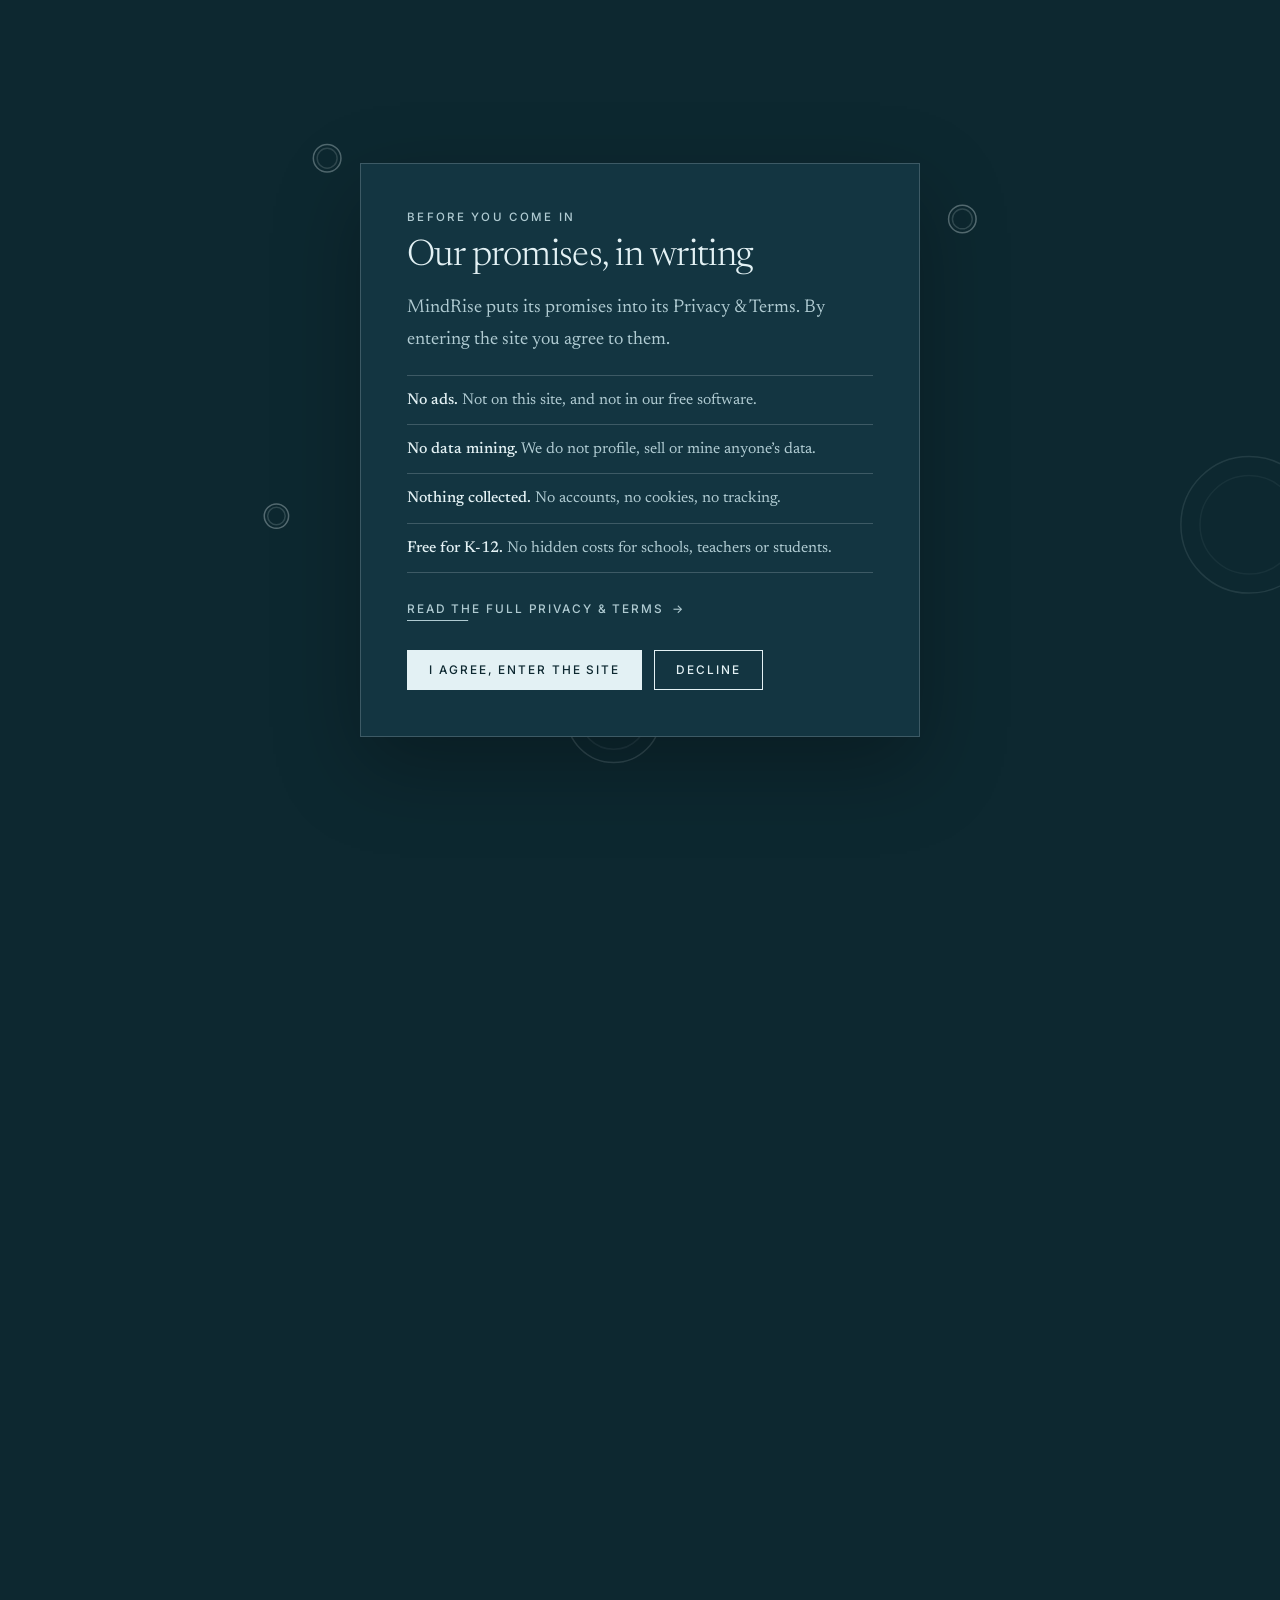
<file: services.html>
<!DOCTYPE html>
<html lang="en" data-theme="paper">
<head>
  <meta charset="UTF-8" />
  <meta name="viewport" content="width=device-width, initial-scale=1.0" />
  <title>Services & pricing — MindRise</title>
  <meta name="description" content="Custom software development, website creation and ongoing support from MindRise. Completely free for K-12 schools, and custom super-projects up to $1,500 with a free consultation." />
  <meta name="terms-version" content="2026-10-17" />
  <link rel="preconnect" href="https://fonts.googleapis.com" />
  <link rel="preconnect" href="https://fonts.gstatic.com" crossorigin />
  <link href="https://fonts.googleapis.com/css2?family=Inter:wght@400;500&family=Newsreader:ital,opsz,wght@0,6..72,200..800;1,6..72,200..800&display=swap" rel="stylesheet" />
  <script>try{var s=JSON.parse(localStorage.getItem('mindrise:settings')||'null');document.documentElement.dataset.pre=(s&&s.v===2&&s.surface)||'deep'}catch(e){document.documentElement.dataset.pre='deep'}
  (function(){var d=document.documentElement;if(/[/]terms([.]html)?[/]?$/.test(location.pathname))d.dataset.terms='1';var ok=false;['localStorage','sessionStorage'].forEach(function(n){try{var a=JSON.parse(window[n].getItem('mindrise:agreed')||'null');if(a&&a.v==='2026-10-17')ok=true}catch(e){}});if(ok)d.dataset.agreed='1'})()</script>
  <link rel="stylesheet" href="css/site.css?v=fcf49d4c" />
</head>
<body data-scene="halftone">
  <div id="gate" class="gate" role="dialog" aria-modal="true" aria-labelledby="gateTitle" aria-describedby="gateLead">
    <div class="gate-card" id="gateMain">
      <p class="kicker">Before you come in</p>
      <h2 id="gateTitle" tabindex="-1">Our promises, in writing</h2>
      <p id="gateLead">MindRise puts its promises into its Privacy &amp; Terms. By entering the site you agree to them.</p>
      <ul class="gate-list">
        <li><b>No ads.</b> Not on this site, and not in our free software.</li>
        <li><b>No data mining.</b> We do not profile, sell or mine anyone’s data.</li>
        <li><b>Nothing collected.</b> No accounts, no cookies, no tracking.</li>
        <li><b>Free for K-12.</b> No hidden costs for schools, teachers or students.</li>
      </ul>
      <p class="gate-read"><a class="link-arrow" href="terms.html">Read the full Privacy &amp; Terms <span aria-hidden="true">→</span></a></p>
      <div class="gate-actions">
        <button type="button" class="btn solid" id="gateAgree"><span>I agree, enter the site</span></button>
        <button type="button" class="btn" id="gateDecline"><span>Decline</span></button>
      </div>
    </div>
    <div class="gate-card" id="gateNo" hidden>
      <p class="kicker">No problem</p>
      <h2 id="gateNoTitle" tabindex="-1">We can’t show you the site without your agreement</h2>
      <p>Nothing has been stored about you. If you change your mind, you can read the terms again and agree. Otherwise you are free to close this tab.</p>
      <div class="gate-actions">
        <button type="button" class="btn solid" id="gateBack"><span>Review the promises</span></button>
        <a class="btn" href="terms.html"><span>Read the Privacy &amp; Terms</span></a>
      </div>
    </div>
  </div>
  <a class="skip" href="#main">Skip to content</a>
  <div id="progress" aria-hidden="true"></div>
  <canvas id="field" aria-hidden="true"></canvas>

  <header class="site-header" id="header">
    <a class="wordmark" href="index.html" aria-label="Mindrise, home">Mindrise</a>
    <nav class="site-nav" id="siteNav" aria-label="Primary">
      <a href="about.html">About</a>
      <a href="approach.html">Approach</a>
      <a href="labs.html">Labs</a>
      <a href="sites.html">Sites</a>
      <a href="services.html">Services</a>
      <a href="contact.html">Contact</a>
      <span class="nav-ink" aria-hidden="true"></span>
    </nav>
    <button class="icon-btn" id="themeBtn" aria-label="Switch between paper and night reading">◐</button>
    <button class="menu-btn" id="menuBtn" aria-expanded="false" aria-controls="siteNav">Menu</button>
  </header>

  <main id="main">

    <section class="page-head wrap">
      <p class="kicker fade">Services</p>
      <h1 data-rise>Software and websites, <em>built well</em></h1>
      <p class="standfirst fade">From completely free software for K-12 classrooms to custom software and websites for schools and businesses. Project-based pricing, with a free consultation included.</p>
    </section>

    <section class="block wrap" style="padding-top:20px">
      <header class="section-head"><span class="num">01</span><h2 data-rise>What we build</h2></header>
      <ol class="svc-list">
        <li class="svc fade"><span class="n">01.</span><div><h3>Custom software development</h3><span class="svc-d">We build bespoke applications designed around your requirements, from desktop utilities to full-scale platforms, using modern technology stacks.</span></div><ul class="svc-items"><li>Desktop and web applications</li><li>API design and integration</li><li>Database architecture and optimization</li><li>Legacy system modernization</li></ul></li>
        <li class="svc fade"><span class="n">02.</span><div><h3>Website creation</h3><span class="svc-d">Responsive websites that capture your brand and engage your audience, built with modern frameworks and optimized for speed and search.</span></div><ul class="svc-items"><li>Business and portfolio websites</li><li>E-commerce and web applications</li><li>Responsive and mobile-first design</li><li>SEO and performance optimization</li></ul></li>
        <li class="svc fade"><span class="n">03.</span><div><h3>Ongoing support and maintenance</h3><span class="svc-d">Technology moves fast. We keep your software up to date, secure and running at its best with flexible support.</span></div><ul class="svc-items"><li>Bug fixes and updates</li><li>Security patches and monitoring</li><li>Performance optimization</li><li>Priority technical support</li></ul></li>
      </ol>
    </section>

    <section class="wrap" style="padding-bottom:60px">
      <header class="section-head"><span class="num">02</span><h2 data-rise>What it costs</h2></header>
      <div class="plans fade">
        <article class="plan sheen" id="free"><p class="who">For educators and students</p><h3>Free websites</h3><p class="amount"><span>$0</span></p><p class="billed">free, always</p>
          <ul><li>Completely free software for K-12 schools</li><li>No hidden costs, no ads, no data mining</li><li>Every site on our Sites page</li></ul><a class="btn" href="sites.html">See the sites</a></article>
        <article class="plan featured sheen" id="custom"><p class="who">Made to order</p><h3>Custom super-projects</h3><p class="amount"><small>up to</small> <span>$1,500</span></p><p class="billed">one-off, priced by scope</p>
          <ul><li>Software or a website built for you</li><li>A free consultation is included</li><li>For a class, a club, a school or a business</li></ul><a class="btn solid" href="contact.html">Start a project</a></article>
      </div>
    </section>

    <section class="wrap" style="padding-bottom:40px">
      <header class="section-head"><span class="num">03</span><h2 data-rise>Good to know</h2></header>
      <div class="faq">
        <div class="faq-item"><button class="faq-q" aria-expanded="false">Who can use the free software?<span class="plus" aria-hidden="true"></span></button><div class="faq-a"><div><p>Students and educators. We believe great tools should be accessible to every classroom, so we build and maintain completely free software for K-12 schools, with no hidden costs, no ads and no data mining.</p></div></div></div>
        <div class="faq-item"><button class="faq-q" aria-expanded="false">What is a super-project?<span class="plus" aria-hidden="true"></span></button><div class="faq-a"><div><p>A larger custom build made to order: software, a website or a web application, or a modernisation of something you already have. We plan it with you first, then build it.</p></div></div></div>
        <div class="faq-item"><button class="faq-q" aria-expanded="false">How much does a super-project cost?<span class="plus" aria-hidden="true"></span></button><div class="faq-a"><div><p>Pricing is project-based. Each project is priced by its scope, up to $1,500, and a free consultation is included, so you will know the price before any work begins.</p></div></div></div>
        <div class="faq-item"><button class="faq-q" aria-expanded="false">Do you support what you build?<span class="plus" aria-hidden="true"></span></button><div class="faq-a"><div><p>Yes. Ongoing support and maintenance covers bug fixes and updates, security patches and monitoring, performance optimization and priority technical support.</p></div></div></div>
        <div class="faq-item"><button class="faq-q" aria-expanded="false">How do I get started?<span class="plus" aria-hidden="true"></span></button><div class="faq-a"><div><p>Send us a message through the contact page. Tell us what you would like built and who it is for, and we will get back to you within 24 hours.</p></div></div></div>
      </div>
    </section>

    <section class="next wrap"><a class="next-link" href="contact.html"><span class="kicker">Continue</span><span class="next-title">Contact</span><span class="arr" aria-hidden="true">→</span></a></section>
  </main>

  <footer class="site-footer">
    <div class="wrap">
      <div id="bigmark" data-text="Mindrise" aria-label="Mindrise">Mindrise</div>
      <div class="foot-grid">
        <p>MindRise builds software that makes a difference, including completely free software for K-12 classrooms.</p>
        <div><h4>Pages</h4><ul><li><a href="about.html">About</a></li><li><a href="approach.html">Approach</a></li><li><a href="labs.html">Labs</a></li><li><a href="sites.html">Sites</a></li><li><a href="services.html">Services</a></li></ul></div>
        <div><h4>Contact</h4><ul><li><a href="mailto:contact@aaugs.com">Email us</a></li><li><a href="contact.html">Send a message →</a></li></ul></div>
        <div><h4>Reading</h4><ul><li><button id="setSurface">Background: Window light</button></li><li><button id="setTheme">Reading: paper</button></li><li><button id="setMotion">Motion: on</button></li><li><button id="setSound">Sound: off</button></li></ul></div>
      </div>
      <div class="legal"><span><span id="greet"></span> · © <span id="year"></span> MindRise</span><span>Software that makes a difference · <a href="terms.html">Privacy &amp; Terms</a></span></div>
    </div>
  </footer>

  <script src="js/gate.js?v=3d915339"></script>
  <script src="js/core.js?v=adc106cf"></script>
  <script src="js/ambient.js?v=9626b62f"></script>
  <script src="js/scenes.js?v=16cba032"></script>
  <script src="js/backgrounds.js?v=6763d1c3"></script>
  <script src="js/faq.js?v=09e31e8d"></script>
</body>
</html>
</file>
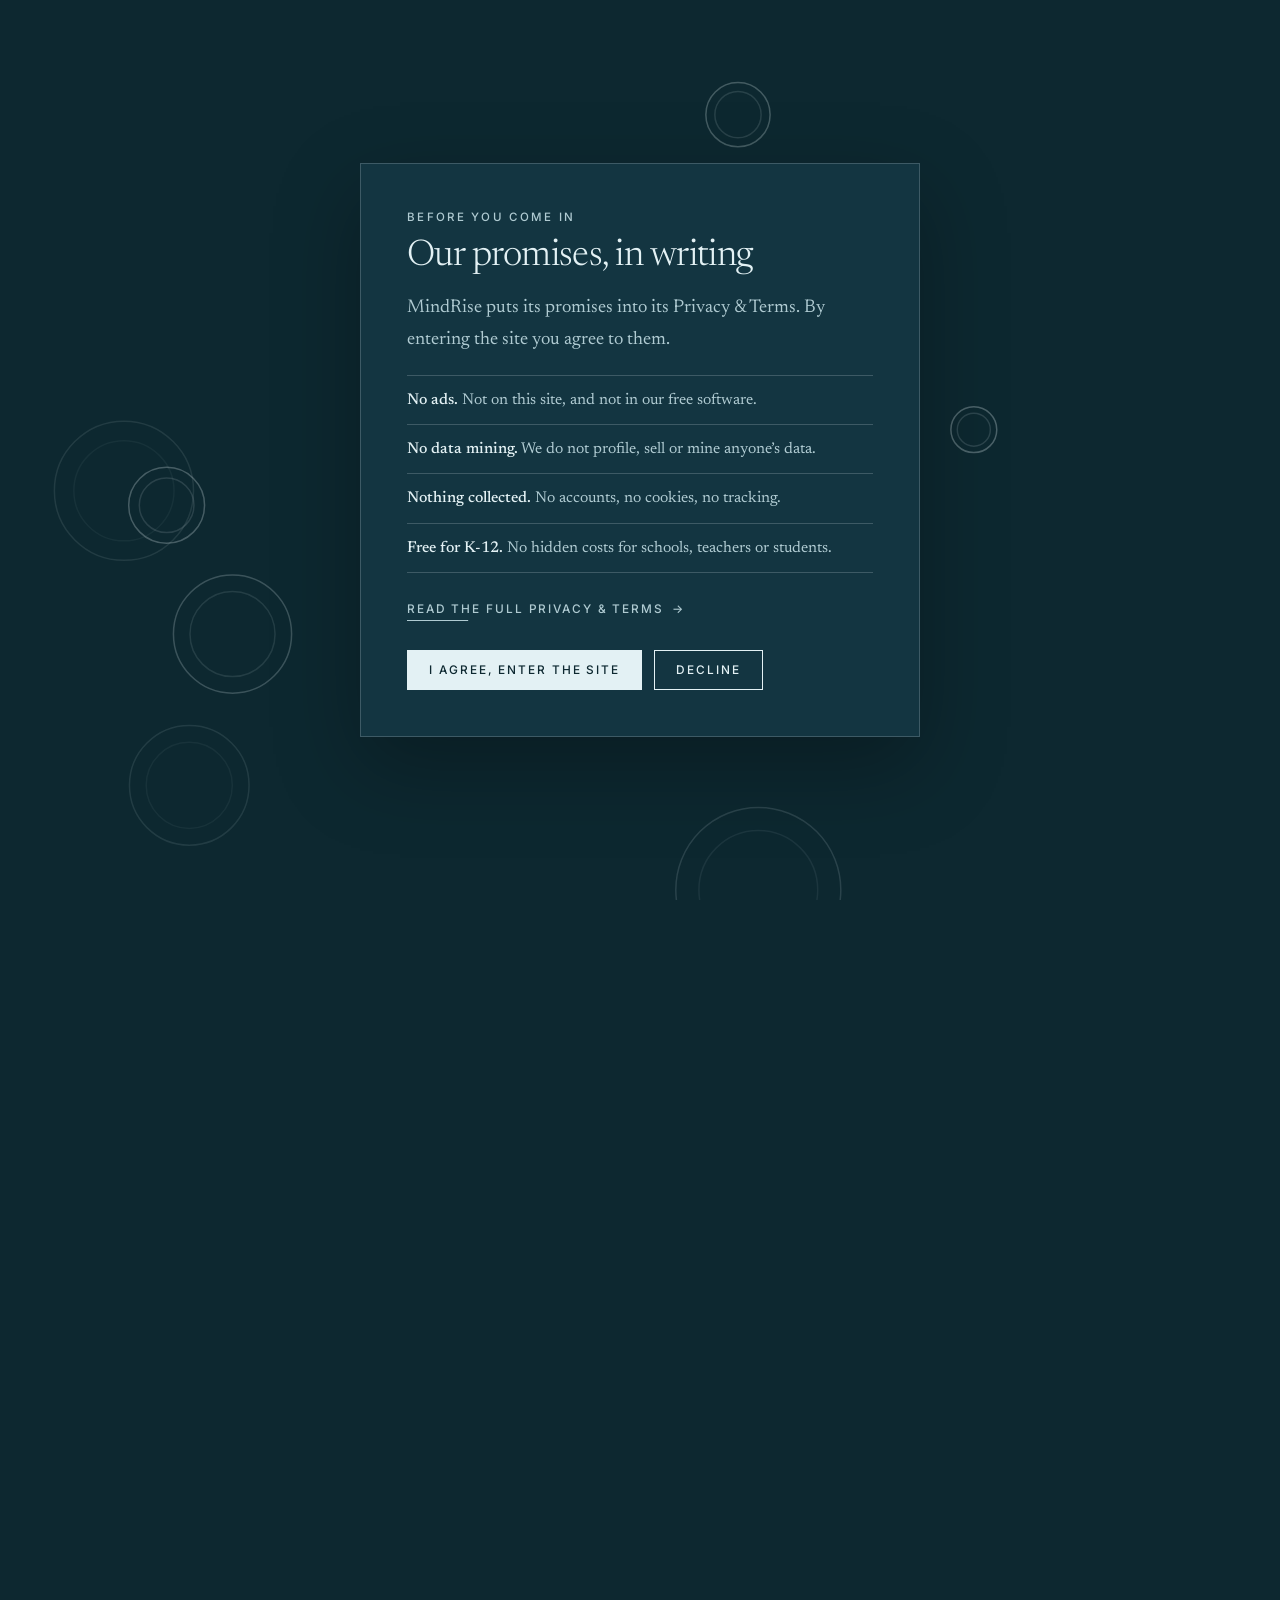
<file: sites.html>
<!DOCTYPE html>
<html lang="en" data-theme="paper">
<head>
  <meta charset="UTF-8" />
  <meta name="viewport" content="width=device-width, initial-scale=1.0" />
  <title>Sites — MindRise</title>
  <meta name="description" content="Free games and tools for students and educators from MindRise, including UNO, QuizCraft, Colordle, Library Catalog, ModelView and MindRise Builder." />
  <meta name="terms-version" content="2026-10-17" />
  <link rel="preconnect" href="https://fonts.googleapis.com" />
  <link rel="preconnect" href="https://fonts.gstatic.com" crossorigin />
  <link href="https://fonts.googleapis.com/css2?family=Inter:wght@400;500&family=Newsreader:ital,opsz,wght@0,6..72,200..800;1,6..72,200..800&display=swap" rel="stylesheet" />
  <script>try{var s=JSON.parse(localStorage.getItem('mindrise:settings')||'null');document.documentElement.dataset.pre=(s&&s.v===2&&s.surface)||'deep'}catch(e){document.documentElement.dataset.pre='deep'}
  (function(){var d=document.documentElement;if(/[/]terms([.]html)?[/]?$/.test(location.pathname))d.dataset.terms='1';var ok=false;['localStorage','sessionStorage'].forEach(function(n){try{var a=JSON.parse(window[n].getItem('mindrise:agreed')||'null');if(a&&a.v==='2026-10-17')ok=true}catch(e){}});if(ok)d.dataset.agreed='1'})()</script>
  <link rel="stylesheet" href="css/site.css?v=fcf49d4c" />
</head>
<body data-scene="contour">
  <div id="gate" class="gate" role="dialog" aria-modal="true" aria-labelledby="gateTitle" aria-describedby="gateLead">
    <div class="gate-card" id="gateMain">
      <p class="kicker">Before you come in</p>
      <h2 id="gateTitle" tabindex="-1">Our promises, in writing</h2>
      <p id="gateLead">MindRise puts its promises into its Privacy &amp; Terms. By entering the site you agree to them.</p>
      <ul class="gate-list">
        <li><b>No ads.</b> Not on this site, and not in our free software.</li>
        <li><b>No data mining.</b> We do not profile, sell or mine anyone’s data.</li>
        <li><b>Nothing collected.</b> No accounts, no cookies, no tracking.</li>
        <li><b>Free for K-12.</b> No hidden costs for schools, teachers or students.</li>
      </ul>
      <p class="gate-read"><a class="link-arrow" href="terms.html">Read the full Privacy &amp; Terms <span aria-hidden="true">→</span></a></p>
      <div class="gate-actions">
        <button type="button" class="btn solid" id="gateAgree"><span>I agree, enter the site</span></button>
        <button type="button" class="btn" id="gateDecline"><span>Decline</span></button>
      </div>
    </div>
    <div class="gate-card" id="gateNo" hidden>
      <p class="kicker">No problem</p>
      <h2 id="gateNoTitle" tabindex="-1">We can’t show you the site without your agreement</h2>
      <p>Nothing has been stored about you. If you change your mind, you can read the terms again and agree. Otherwise you are free to close this tab.</p>
      <div class="gate-actions">
        <button type="button" class="btn solid" id="gateBack"><span>Review the promises</span></button>
        <a class="btn" href="terms.html"><span>Read the Privacy &amp; Terms</span></a>
      </div>
    </div>
  </div>
  <a class="skip" href="#main">Skip to content</a>
  <div id="progress" aria-hidden="true"></div>
  <canvas id="field" aria-hidden="true"></canvas>

  <header class="site-header" id="header">
    <a class="wordmark" href="index.html" aria-label="Mindrise, home">Mindrise</a>
    <nav class="site-nav" id="siteNav" aria-label="Primary">
      <a href="about.html">About</a>
      <a href="approach.html">Approach</a>
      <a href="labs.html">Labs</a>
      <a href="sites.html">Sites</a>
      <a href="services.html">Services</a>
      <a href="contact.html">Contact</a>
      <span class="nav-ink" aria-hidden="true"></span>
    </nav>
    <button class="icon-btn" id="themeBtn" aria-label="Switch between paper and night reading">◐</button>
    <button class="menu-btn" id="menuBtn" aria-expanded="false" aria-controls="siteNav">Menu</button>
  </header>

  <main id="main">

    <section class="page-head wrap">
      <p class="kicker fade">Sites</p>
      <h1 data-rise>Free websites for students and <em>educators</em></h1>
      <p class="standfirst fade">Games to unwind with and tools to work with, built by MindRise and free for students and educators. Each one opens in a new tab.</p>
    </section>

    <section class="wrap" style="padding-bottom:40px">
      <div class="filters fade" role="group" aria-label="Filter sites">
        <button class="filter" data-filter="all" aria-pressed="true">All</button>
        <button class="filter" data-filter="game" aria-pressed="false">Games</button>
        <button class="filter" data-filter="tool" aria-pressed="false">Tools</button>
        <span id="entryCount" aria-live="polite">6 sites</span>
      </div>
      <ul class="index-list" id="siteList">
        <li class="index-row fade" data-cat="game"><a href="https://uno.aaugs.com" target="_blank" rel="noopener noreferrer"><span class="n">01.</span><span class="t">UNO</span><span class="d">The classic UNO card game, in your browser.<span class="stack">Game · HTML · CSS · JavaScript · Tailwind · Svelte · Rust</span></span><span class="arrow" aria-hidden="true">↗</span><span class="sr-only"> (opens in a new tab)</span></a></li>
        <li class="index-row fade" data-cat="game"><a href="https://quizcraft.aaugs.com" target="_blank" rel="noopener noreferrer"><span class="n">02.</span><span class="t">QuizCraft</span><span class="d">A real-time multiplayer quiz game, using Socket.io and Redis to keep everyone’s state in sync.<span class="stack">Game · Next.js · React · TypeScript · PostgreSQL · Redis · Socket.io</span></span><span class="arrow" aria-hidden="true">↗</span><span class="sr-only"> (opens in a new tab)</span></a></li>
        <li class="index-row fade" data-cat="game"><a href="https://colordle.aaugs.com" target="_blank" rel="noopener noreferrer"><span class="n">03.</span><span class="t">Colordle</span><span class="d">A daily colour-guessing game, built with Svelte and Three.js.<span class="stack">Game · Svelte · TypeScript · Three.js · Vite</span></span><span class="arrow" aria-hidden="true">↗</span><span class="sr-only"> (opens in a new tab)</span></a></li>
        <li class="index-row fade" data-cat="tool"><a href="https://library.aaugs.com" target="_blank" rel="noopener noreferrer"><span class="n">04.</span><span class="t">Library Catalog</span><span class="d">A library catalog to browse and search.<span class="stack">Tool · HTML · CSS · JavaScript · PHP</span></span><span class="arrow" aria-hidden="true">↗</span><span class="sr-only"> (opens in a new tab)</span></a></li>
        <li class="index-row fade" data-cat="tool"><a href="https://modelview.aaugs.com" target="_blank" rel="noopener noreferrer"><span class="n">05.</span><span class="t">ModelView</span><span class="d">An AI model comparison dashboard with interactive charts covering 170+ models.<span class="stack">Tool · Next.js · React · TypeScript · Tailwind · Recharts</span></span><span class="arrow" aria-hidden="true">↗</span><span class="sr-only"> (opens in a new tab)</span></a></li>
        <li class="index-row fade" data-cat="tool"><a href="https://builder.sites.aaugs.com" target="_blank" rel="noopener noreferrer"><span class="n">06.</span><span class="t">MindRise Builder</span><span class="d">A drag-and-drop visual website builder with AI content generation and one-click publishing.<span class="stack">Tool · Svelte · TypeScript · Tailwind · Node.js</span></span><span class="arrow" aria-hidden="true">↗</span><span class="sr-only"> (opens in a new tab)</span></a></li>
      </ul>
      <p class="fade" style="margin-top:36px;color:var(--soft);max-width:60ch">Want something that isn’t here? We build custom projects for students and educators, up to $1,500. <a class="link-arrow" href="services.html#custom">How it works <span aria-hidden="true">→</span></a></p>
      <p class="fade" style="margin-top:14px"><a class="link-arrow" href="https://aaugs.com/portfolio" target="_blank" rel="noopener noreferrer">See the full portfolio <span aria-hidden="true">↗</span></a></p>
    </section>

    <section class="next wrap"><a class="next-link" href="services.html"><span class="kicker">Continue</span><span class="next-title">Services</span><span class="arr" aria-hidden="true">→</span></a></section>
  </main>

  <footer class="site-footer">
    <div class="wrap">
      <div id="bigmark" data-text="Mindrise" aria-label="Mindrise">Mindrise</div>
      <div class="foot-grid">
        <p>MindRise builds software that makes a difference, including completely free software for K-12 classrooms.</p>
        <div><h4>Pages</h4><ul><li><a href="about.html">About</a></li><li><a href="approach.html">Approach</a></li><li><a href="labs.html">Labs</a></li><li><a href="sites.html">Sites</a></li><li><a href="services.html">Services</a></li></ul></div>
        <div><h4>Contact</h4><ul><li><a href="mailto:contact@aaugs.com">Email us</a></li><li><a href="contact.html">Send a message →</a></li></ul></div>
        <div><h4>Reading</h4><ul><li><button id="setSurface">Background: Window light</button></li><li><button id="setTheme">Reading: paper</button></li><li><button id="setMotion">Motion: on</button></li><li><button id="setSound">Sound: off</button></li></ul></div>
      </div>
      <div class="legal"><span><span id="greet"></span> · © <span id="year"></span> MindRise</span><span>Software that makes a difference · <a href="terms.html">Privacy &amp; Terms</a></span></div>
    </div>
  </footer>

  <script src="js/gate.js?v=3d915339"></script>
  <script src="js/core.js?v=adc106cf"></script>
  <script src="js/ambient.js?v=9626b62f"></script>
  <script src="js/scenes.js?v=16cba032"></script>
  <script src="js/backgrounds.js?v=6763d1c3"></script>
  <script src="js/sites.js?v=f027afc8"></script>
</body>
</html>
</file>
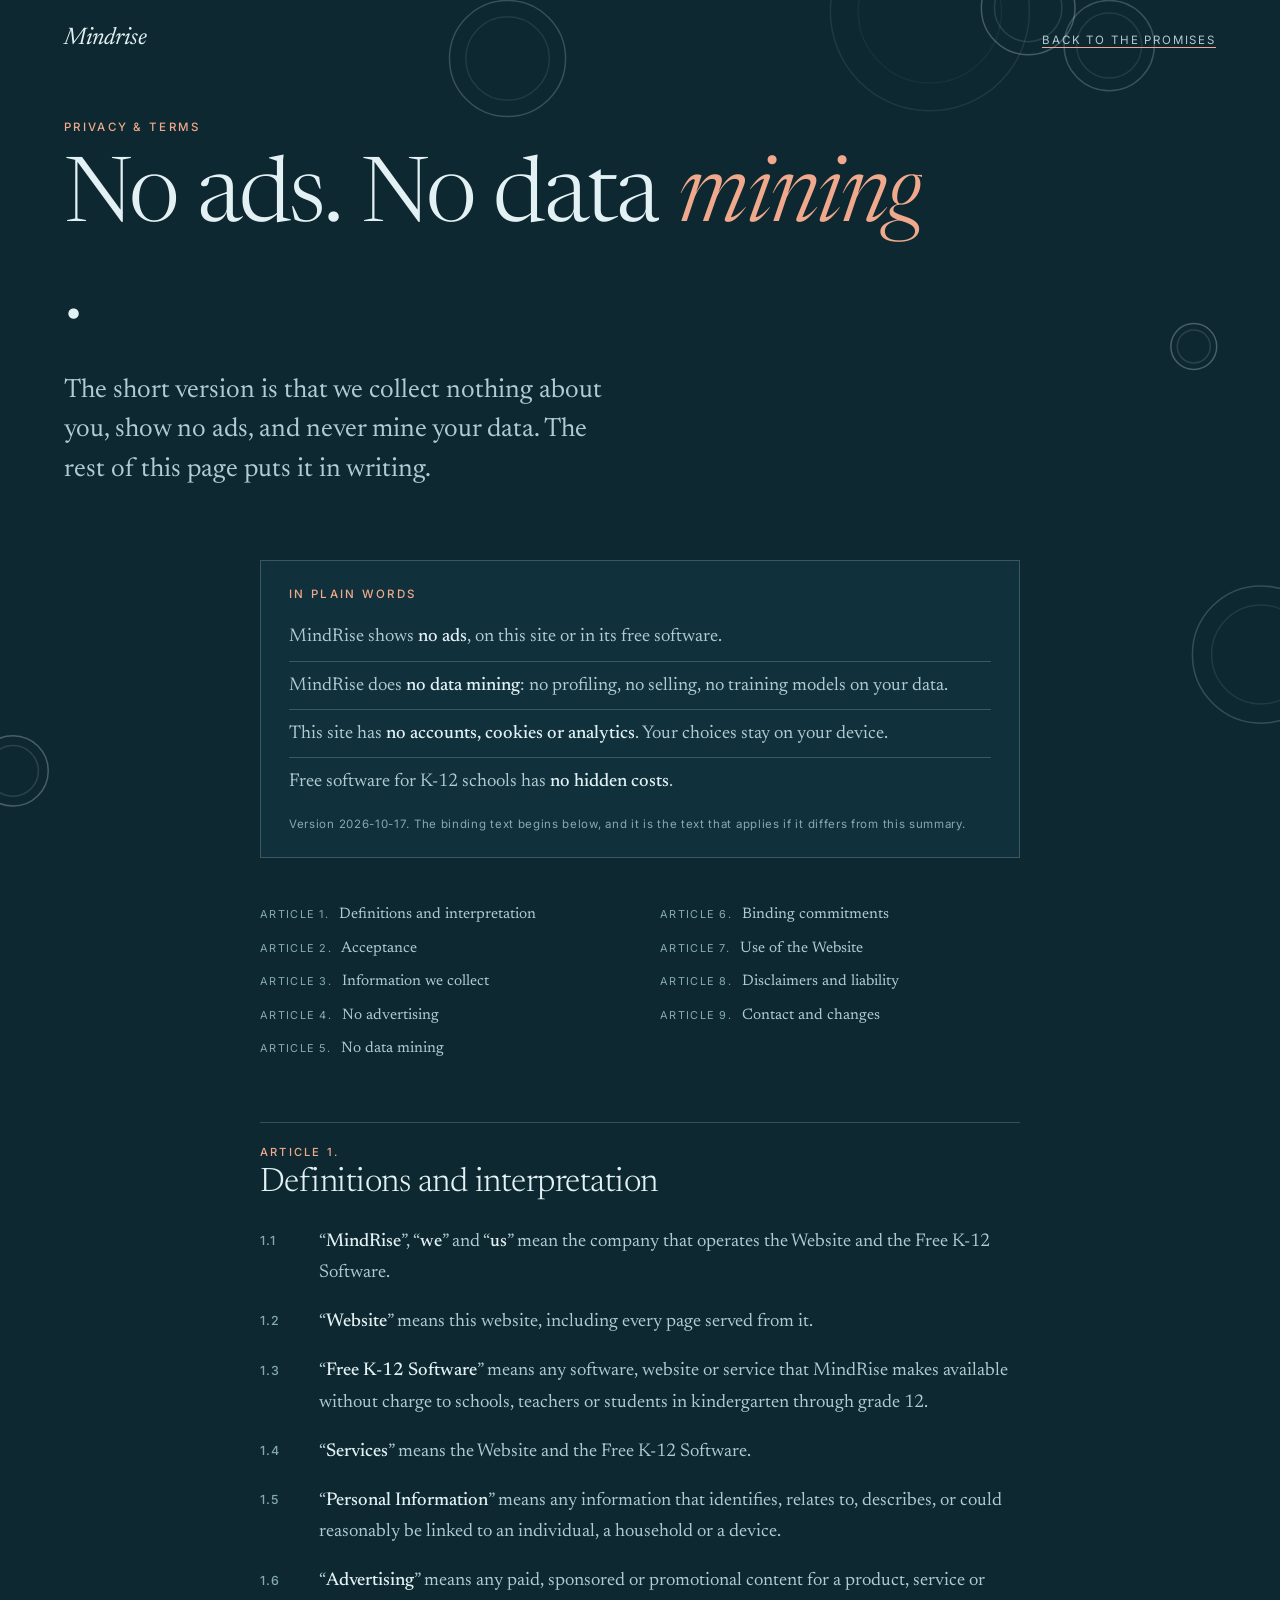
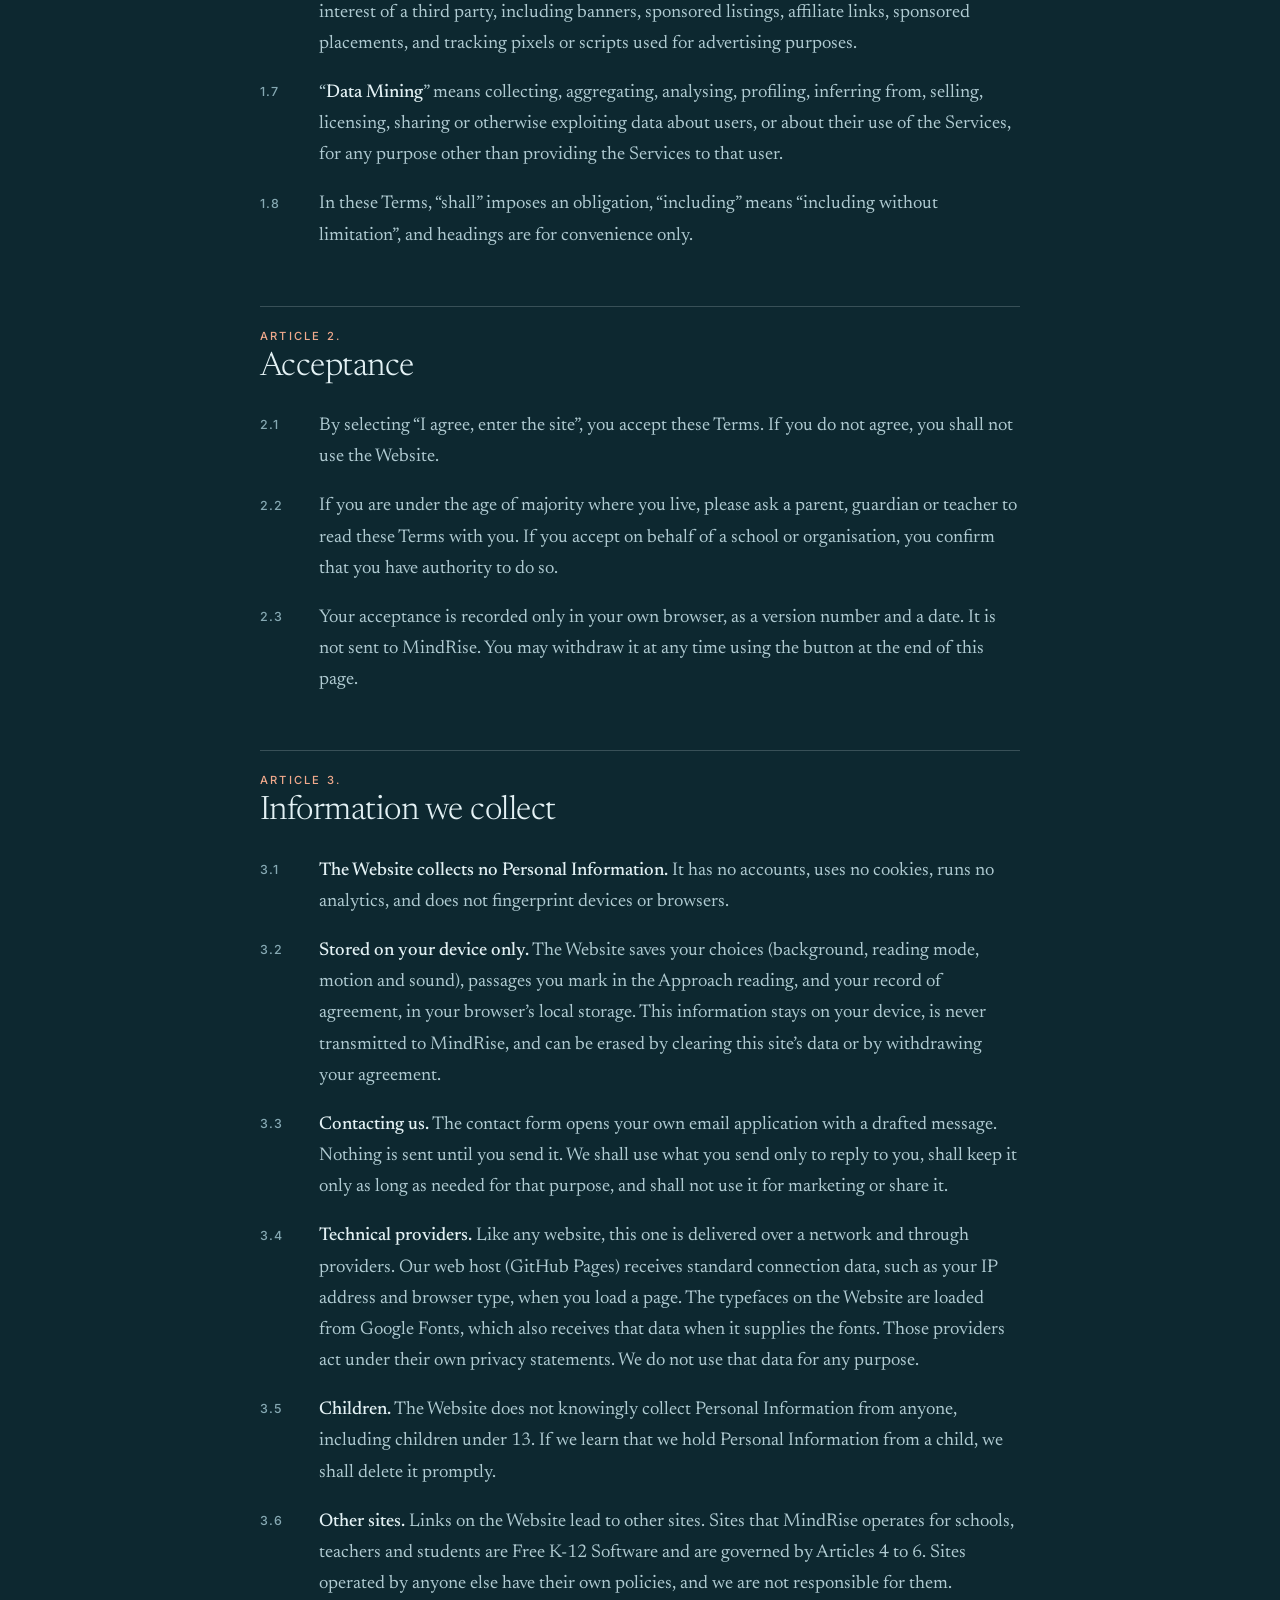
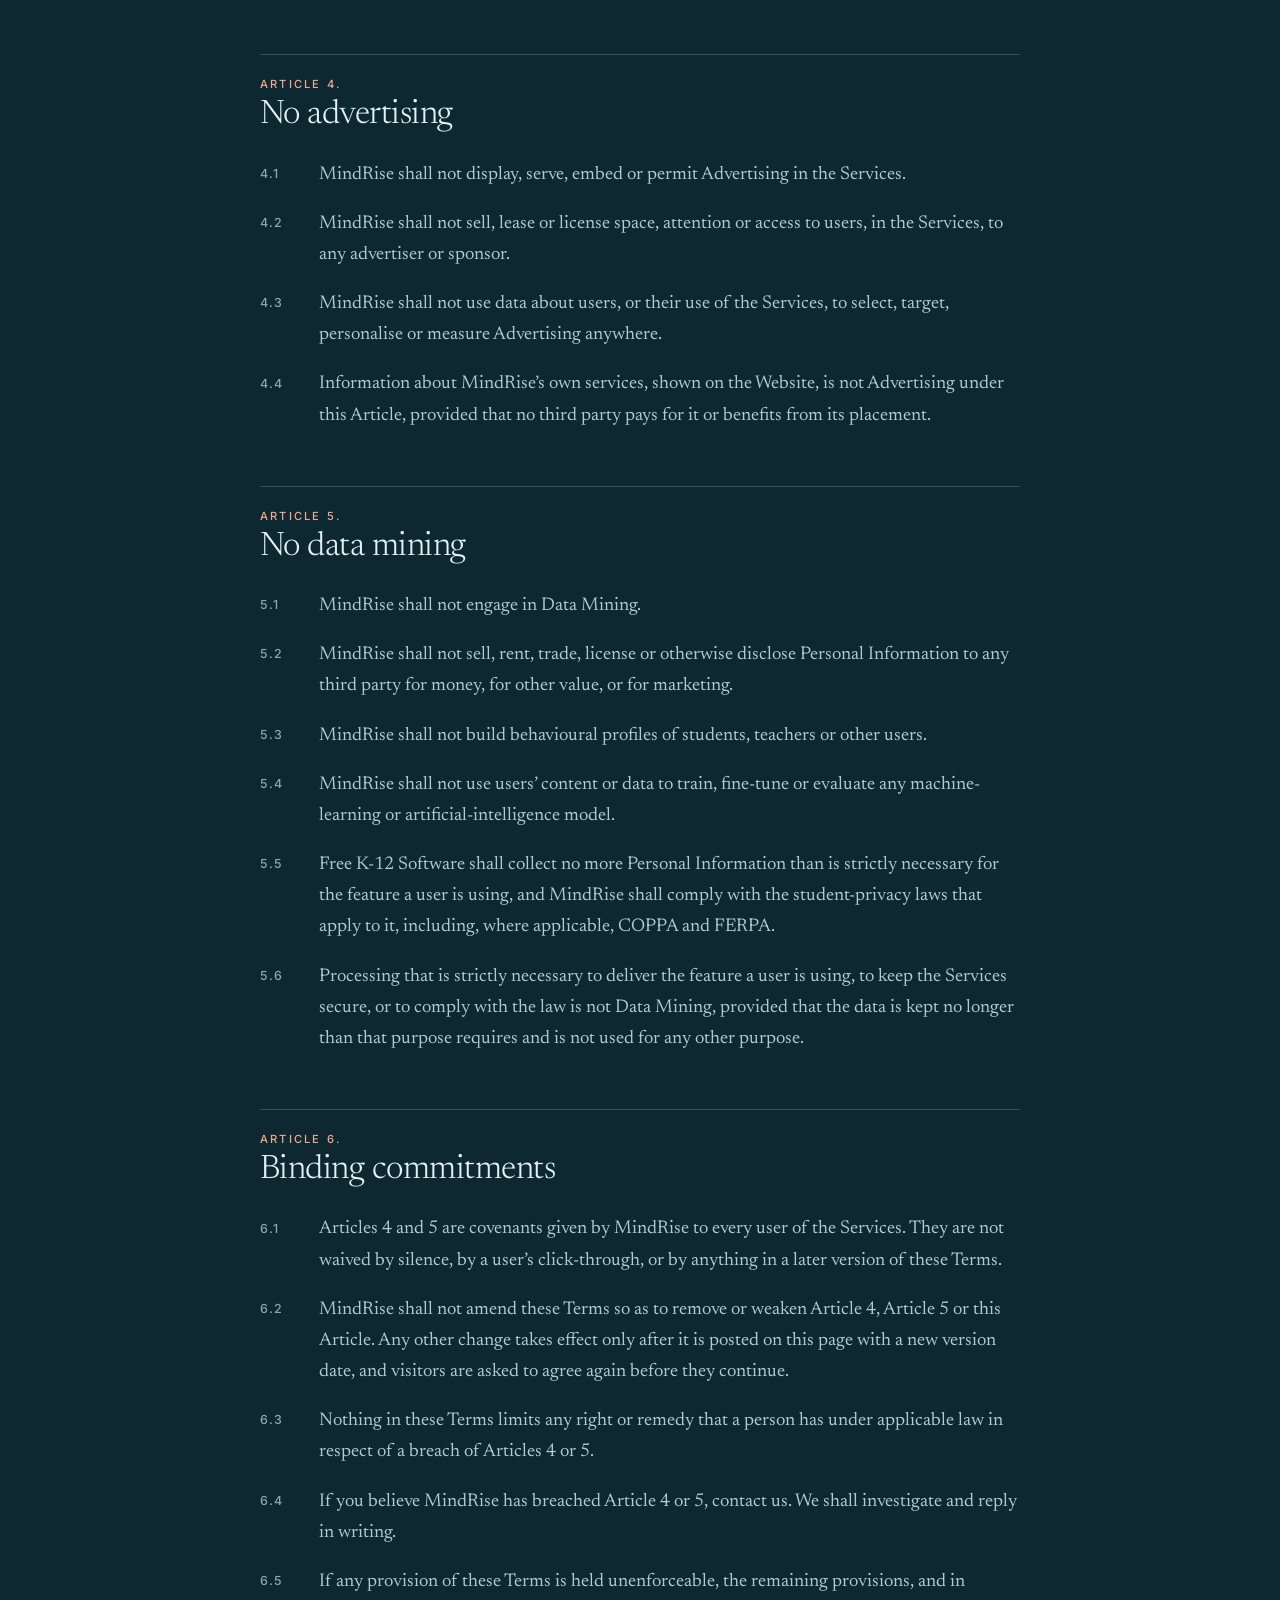
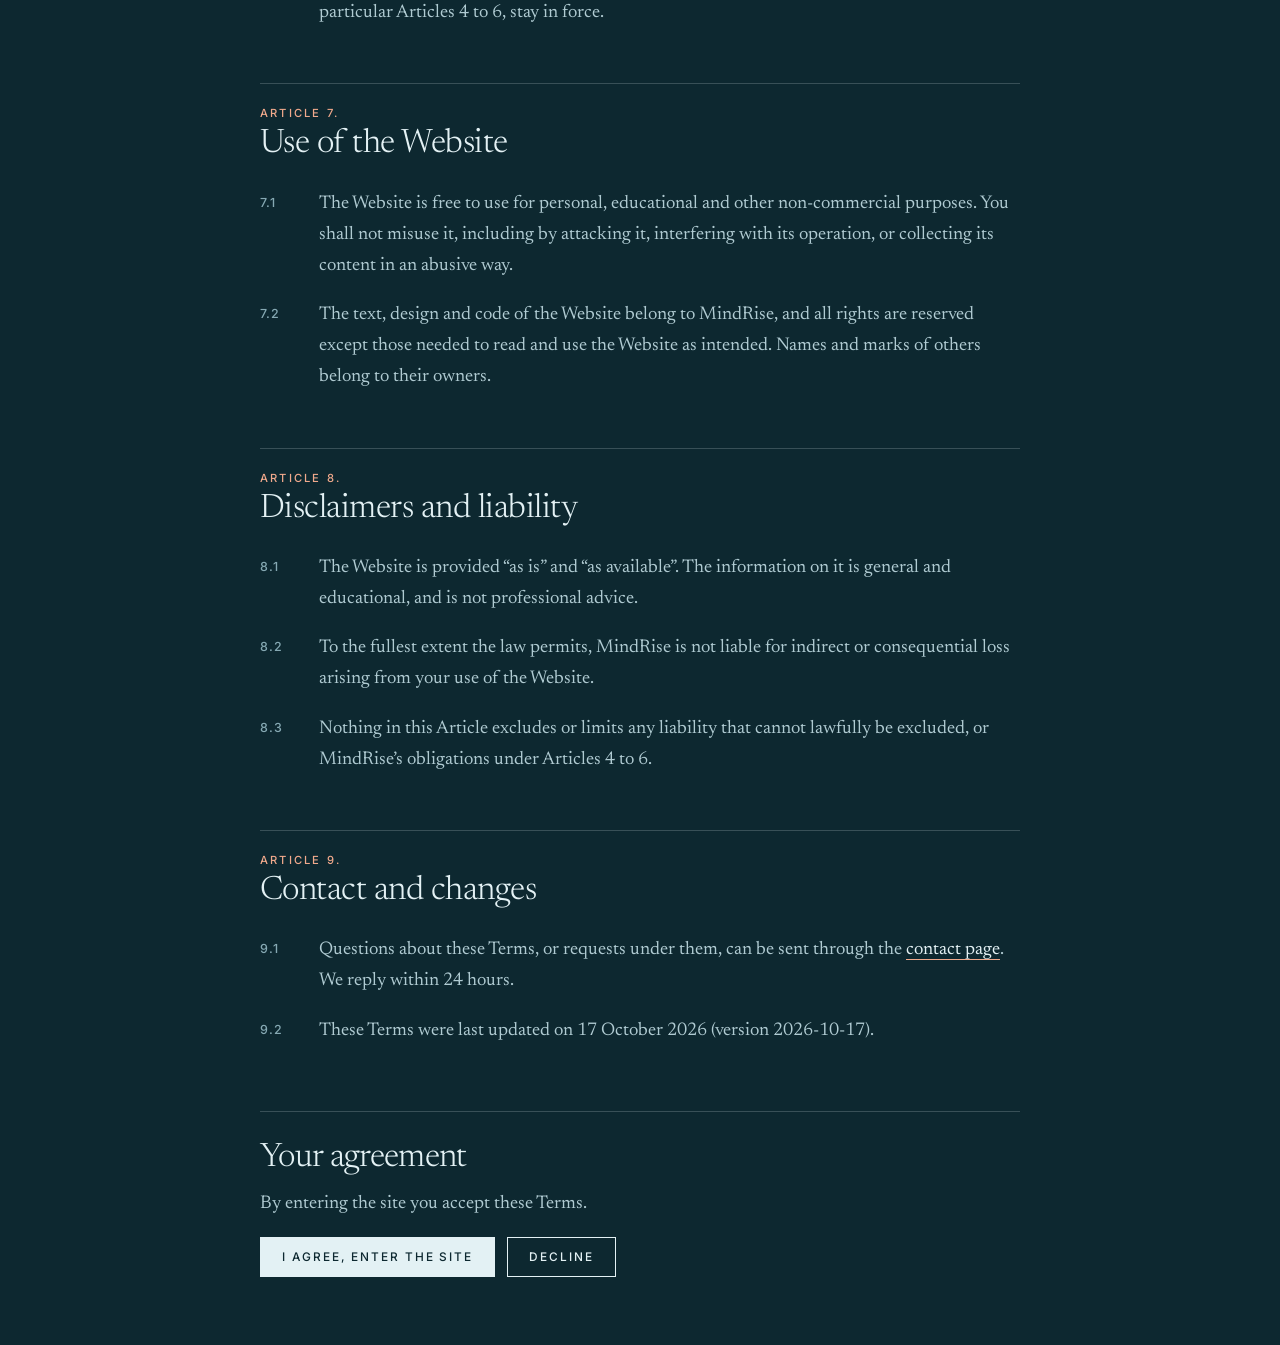
<file: terms.html>
<!DOCTYPE html>
<html lang="en" data-theme="paper">
<head>
  <meta charset="UTF-8" />
  <meta name="viewport" content="width=device-width, initial-scale=1.0" />
  <title>Privacy & Terms — MindRise</title>
  <meta name="description" content="MindRise shows no ads and does no data mining. Our privacy practices and terms of use, with those promises written as binding commitments." />
  <meta name="terms-version" content="2026-10-17" />
  <link rel="preconnect" href="https://fonts.googleapis.com" />
  <link rel="preconnect" href="https://fonts.gstatic.com" crossorigin />
  <link href="https://fonts.googleapis.com/css2?family=Inter:wght@400;500&family=Newsreader:ital,opsz,wght@0,6..72,200..800;1,6..72,200..800&display=swap" rel="stylesheet" />
  <script>try{var s=JSON.parse(localStorage.getItem('mindrise:settings')||'null');document.documentElement.dataset.pre=(s&&s.v===2&&s.surface)||'deep'}catch(e){document.documentElement.dataset.pre='deep'}
  (function(){var d=document.documentElement;if(/[/]terms([.]html)?[/]?$/.test(location.pathname))d.dataset.terms='1';var ok=false;['localStorage','sessionStorage'].forEach(function(n){try{var a=JSON.parse(window[n].getItem('mindrise:agreed')||'null');if(a&&a.v==='2026-10-17')ok=true}catch(e){}});if(ok)d.dataset.agreed='1'})()</script>
  <link rel="stylesheet" href="css/site.css?v=fcf49d4c" />
</head>
<body data-scene="ruled">
  <div id="gate" class="gate" role="dialog" aria-modal="true" aria-labelledby="gateTitle" aria-describedby="gateLead">
    <div class="gate-card" id="gateMain">
      <p class="kicker">Before you come in</p>
      <h2 id="gateTitle" tabindex="-1">Our promises, in writing</h2>
      <p id="gateLead">MindRise puts its promises into its Privacy &amp; Terms. By entering the site you agree to them.</p>
      <ul class="gate-list">
        <li><b>No ads.</b> Not on this site, and not in our free software.</li>
        <li><b>No data mining.</b> We do not profile, sell or mine anyone’s data.</li>
        <li><b>Nothing collected.</b> No accounts, no cookies, no tracking.</li>
        <li><b>Free for K-12.</b> No hidden costs for schools, teachers or students.</li>
      </ul>
      <p class="gate-read"><a class="link-arrow" href="terms.html">Read the full Privacy &amp; Terms <span aria-hidden="true">→</span></a></p>
      <div class="gate-actions">
        <button type="button" class="btn solid" id="gateAgree"><span>I agree, enter the site</span></button>
        <button type="button" class="btn" id="gateDecline"><span>Decline</span></button>
      </div>
    </div>
    <div class="gate-card" id="gateNo" hidden>
      <p class="kicker">No problem</p>
      <h2 id="gateNoTitle" tabindex="-1">We can’t show you the site without your agreement</h2>
      <p>Nothing has been stored about you. If you change your mind, you can read the terms again and agree. Otherwise you are free to close this tab.</p>
      <div class="gate-actions">
        <button type="button" class="btn solid" id="gateBack"><span>Review the promises</span></button>
        <a class="btn" href="terms.html"><span>Read the Privacy &amp; Terms</span></a>
      </div>
    </div>
  </div>
  <a class="skip" href="#main">Skip to content</a>
  <div id="progress" aria-hidden="true"></div>
  <canvas id="field" aria-hidden="true"></canvas>

  <header class="site-header" id="header">
    <a class="wordmark" href="index.html" aria-label="Mindrise, home">Mindrise</a>
    <nav class="site-nav" id="siteNav" aria-label="Primary">
      <a href="about.html">About</a>
      <a href="approach.html">Approach</a>
      <a href="labs.html">Labs</a>
      <a href="sites.html">Sites</a>
      <a href="services.html">Services</a>
      <a href="contact.html">Contact</a>
      <span class="nav-ink" aria-hidden="true"></span>
    </nav>
    <button class="icon-btn" id="themeBtn" aria-label="Switch between paper and night reading">◐</button>
    <button class="menu-btn" id="menuBtn" aria-expanded="false" aria-controls="siteNav">Menu</button>
  </header>

  <main id="main">

    <div class="terms-bar wrap"><span class="tb-mark">Mindrise</span><a href="index.html">Back to the promises</a></div>
    <section class="page-head wrap">
      <p class="kicker fade">Privacy &amp; Terms</p>
      <h1 data-rise>No ads. No data <em>mining</em>.</h1>
      <p class="standfirst fade">The short version is that we collect nothing about you, show no ads, and never mine your data. The rest of this page puts it in writing.</p>
    </section>

    <section class="wrap terms">
      <aside class="summary fade" aria-label="Summary">
        <h2>In plain words</h2>
        <ul>
          <li>MindRise shows <b>no ads</b>, on this site or in its free software.</li>
          <li>MindRise does <b>no data mining</b>: no profiling, no selling, no training models on your data.</li>
          <li>This site has <b>no accounts, cookies or analytics</b>. Your choices stay on your device.</li>
          <li>Free software for K-12 schools has <b>no hidden costs</b>.</li>
        </ul>
        <p class="meta">Version 2026-10-17. The binding text begins below, and it is the text that applies if it differs from this summary.</p>
      </aside>

      <nav class="terms-toc fade" aria-label="Articles"><ol><li><a href="#definitions"><span>Article 1.</span> Definitions and interpretation</a></li><li><a href="#acceptance"><span>Article 2.</span> Acceptance</a></li><li><a href="#information"><span>Article 3.</span> Information we collect</a></li><li><a href="#advertising"><span>Article 4.</span> No advertising</a></li><li><a href="#mining"><span>Article 5.</span> No data mining</a></li><li><a href="#binding"><span>Article 6.</span> Binding commitments</a></li><li><a href="#use"><span>Article 7.</span> Use of the Website</a></li><li><a href="#liability"><span>Article 8.</span> Disclaimers and liability</a></li><li><a href="#contact"><span>Article 9.</span> Contact and changes</a></li></ol></nav>
      
      <section class="article" id="definitions" aria-labelledby="definitions-h">
        <h2 id="definitions-h"><span class="an">Article 1.</span> Definitions and interpretation</h2>
        <ol class="clauses"><li class="clause"><span class="cn">1.1</span><span class="ct">“<b>MindRise</b>”, “<b>we</b>” and “<b>us</b>” mean the company that operates the Website and the Free K-12 Software.</span></li><li class="clause"><span class="cn">1.2</span><span class="ct">“<b>Website</b>” means this website, including every page served from it.</span></li><li class="clause"><span class="cn">1.3</span><span class="ct">“<b>Free K-12 Software</b>” means any software, website or service that MindRise makes available without charge to schools, teachers or students in kindergarten through grade 12.</span></li><li class="clause"><span class="cn">1.4</span><span class="ct">“<b>Services</b>” means the Website and the Free K-12 Software.</span></li><li class="clause"><span class="cn">1.5</span><span class="ct">“<b>Personal Information</b>” means any information that identifies, relates to, describes, or could reasonably be linked to an individual, a household or a device.</span></li><li class="clause"><span class="cn">1.6</span><span class="ct">“<b>Advertising</b>” means any paid, sponsored or promotional content for a product, service or interest of a third party, including banners, sponsored listings, affiliate links, sponsored placements, and tracking pixels or scripts used for advertising purposes.</span></li><li class="clause"><span class="cn">1.7</span><span class="ct">“<b>Data Mining</b>” means collecting, aggregating, analysing, profiling, inferring from, selling, licensing, sharing or otherwise exploiting data about users, or about their use of the Services, for any purpose other than providing the Services to that user.</span></li><li class="clause"><span class="cn">1.8</span><span class="ct">In these Terms, “shall” imposes an obligation, “including” means “including without limitation”, and headings are for convenience only.</span></li></ol>
      </section>
      <section class="article" id="acceptance" aria-labelledby="acceptance-h">
        <h2 id="acceptance-h"><span class="an">Article 2.</span> Acceptance</h2>
        <ol class="clauses"><li class="clause"><span class="cn">2.1</span><span class="ct">By selecting “I agree, enter the site”, you accept these Terms. If you do not agree, you shall not use the Website.</span></li><li class="clause"><span class="cn">2.2</span><span class="ct">If you are under the age of majority where you live, please ask a parent, guardian or teacher to read these Terms with you. If you accept on behalf of a school or organisation, you confirm that you have authority to do so.</span></li><li class="clause"><span class="cn">2.3</span><span class="ct">Your acceptance is recorded only in your own browser, as a version number and a date. It is not sent to MindRise. You may withdraw it at any time using the button at the end of this page.</span></li></ol>
      </section>
      <section class="article" id="information" aria-labelledby="information-h">
        <h2 id="information-h"><span class="an">Article 3.</span> Information we collect</h2>
        <ol class="clauses"><li class="clause"><span class="cn">3.1</span><span class="ct"><b>The Website collects no Personal Information.</b> It has no accounts, uses no cookies, runs no analytics, and does not fingerprint devices or browsers.</span></li><li class="clause"><span class="cn">3.2</span><span class="ct"><b>Stored on your device only.</b> The Website saves your choices (background, reading mode, motion and sound), passages you mark in the Approach reading, and your record of agreement, in your browser’s local storage. This information stays on your device, is never transmitted to MindRise, and can be erased by clearing this site’s data or by withdrawing your agreement.</span></li><li class="clause"><span class="cn">3.3</span><span class="ct"><b>Contacting us.</b> The contact form opens your own email application with a drafted message. Nothing is sent until you send it. We shall use what you send only to reply to you, shall keep it only as long as needed for that purpose, and shall not use it for marketing or share it.</span></li><li class="clause"><span class="cn">3.4</span><span class="ct"><b>Technical providers.</b> Like any website, this one is delivered over a network and through providers. Our web host (GitHub Pages) receives standard connection data, such as your IP address and browser type, when you load a page. The typefaces on the Website are loaded from Google Fonts, which also receives that data when it supplies the fonts. Those providers act under their own privacy statements. We do not use that data for any purpose.</span></li><li class="clause"><span class="cn">3.5</span><span class="ct"><b>Children.</b> The Website does not knowingly collect Personal Information from anyone, including children under 13. If we learn that we hold Personal Information from a child, we shall delete it promptly.</span></li><li class="clause"><span class="cn">3.6</span><span class="ct"><b>Other sites.</b> Links on the Website lead to other sites. Sites that MindRise operates for schools, teachers and students are Free K-12 Software and are governed by Articles 4 to 6. Sites operated by anyone else have their own policies, and we are not responsible for them.</span></li></ol>
      </section>
      <section class="article" id="advertising" aria-labelledby="advertising-h">
        <h2 id="advertising-h"><span class="an">Article 4.</span> No advertising</h2>
        <ol class="clauses"><li class="clause"><span class="cn">4.1</span><span class="ct">MindRise shall not display, serve, embed or permit Advertising in the Services.</span></li><li class="clause"><span class="cn">4.2</span><span class="ct">MindRise shall not sell, lease or license space, attention or access to users, in the Services, to any advertiser or sponsor.</span></li><li class="clause"><span class="cn">4.3</span><span class="ct">MindRise shall not use data about users, or their use of the Services, to select, target, personalise or measure Advertising anywhere.</span></li><li class="clause"><span class="cn">4.4</span><span class="ct">Information about MindRise’s own services, shown on the Website, is not Advertising under this Article, provided that no third party pays for it or benefits from its placement.</span></li></ol>
      </section>
      <section class="article" id="mining" aria-labelledby="mining-h">
        <h2 id="mining-h"><span class="an">Article 5.</span> No data mining</h2>
        <ol class="clauses"><li class="clause"><span class="cn">5.1</span><span class="ct">MindRise shall not engage in Data Mining.</span></li><li class="clause"><span class="cn">5.2</span><span class="ct">MindRise shall not sell, rent, trade, license or otherwise disclose Personal Information to any third party for money, for other value, or for marketing.</span></li><li class="clause"><span class="cn">5.3</span><span class="ct">MindRise shall not build behavioural profiles of students, teachers or other users.</span></li><li class="clause"><span class="cn">5.4</span><span class="ct">MindRise shall not use users’ content or data to train, fine-tune or evaluate any machine-learning or artificial-intelligence model.</span></li><li class="clause"><span class="cn">5.5</span><span class="ct">Free K-12 Software shall collect no more Personal Information than is strictly necessary for the feature a user is using, and MindRise shall comply with the student-privacy laws that apply to it, including, where applicable, COPPA and FERPA.</span></li><li class="clause"><span class="cn">5.6</span><span class="ct">Processing that is strictly necessary to deliver the feature a user is using, to keep the Services secure, or to comply with the law is not Data Mining, provided that the data is kept no longer than that purpose requires and is not used for any other purpose.</span></li></ol>
      </section>
      <section class="article" id="binding" aria-labelledby="binding-h">
        <h2 id="binding-h"><span class="an">Article 6.</span> Binding commitments</h2>
        <ol class="clauses"><li class="clause"><span class="cn">6.1</span><span class="ct">Articles 4 and 5 are covenants given by MindRise to every user of the Services. They are not waived by silence, by a user’s click-through, or by anything in a later version of these Terms.</span></li><li class="clause"><span class="cn">6.2</span><span class="ct">MindRise shall not amend these Terms so as to remove or weaken Article 4, Article 5 or this Article. Any other change takes effect only after it is posted on this page with a new version date, and visitors are asked to agree again before they continue.</span></li><li class="clause"><span class="cn">6.3</span><span class="ct">Nothing in these Terms limits any right or remedy that a person has under applicable law in respect of a breach of Articles 4 or 5.</span></li><li class="clause"><span class="cn">6.4</span><span class="ct">If you believe MindRise has breached Article 4 or 5, contact us. We shall investigate and reply in writing.</span></li><li class="clause"><span class="cn">6.5</span><span class="ct">If any provision of these Terms is held unenforceable, the remaining provisions, and in particular Articles 4 to 6, stay in force.</span></li></ol>
      </section>
      <section class="article" id="use" aria-labelledby="use-h">
        <h2 id="use-h"><span class="an">Article 7.</span> Use of the Website</h2>
        <ol class="clauses"><li class="clause"><span class="cn">7.1</span><span class="ct">The Website is free to use for personal, educational and other non-commercial purposes. You shall not misuse it, including by attacking it, interfering with its operation, or collecting its content in an abusive way.</span></li><li class="clause"><span class="cn">7.2</span><span class="ct">The text, design and code of the Website belong to MindRise, and all rights are reserved except those needed to read and use the Website as intended. Names and marks of others belong to their owners.</span></li></ol>
      </section>
      <section class="article" id="liability" aria-labelledby="liability-h">
        <h2 id="liability-h"><span class="an">Article 8.</span> Disclaimers and liability</h2>
        <ol class="clauses"><li class="clause"><span class="cn">8.1</span><span class="ct">The Website is provided “as is” and “as available”. The information on it is general and educational, and is not professional advice.</span></li><li class="clause"><span class="cn">8.2</span><span class="ct">To the fullest extent the law permits, MindRise is not liable for indirect or consequential loss arising from your use of the Website.</span></li><li class="clause"><span class="cn">8.3</span><span class="ct">Nothing in this Article excludes or limits any liability that cannot lawfully be excluded, or MindRise’s obligations under Articles 4 to 6.</span></li></ol>
      </section>
      <section class="article" id="contact" aria-labelledby="contact-h">
        <h2 id="contact-h"><span class="an">Article 9.</span> Contact and changes</h2>
        <ol class="clauses"><li class="clause"><span class="cn">9.1</span><span class="ct">Questions about these Terms, or requests under them, can be sent through the <a href="contact.html">contact page</a>. We reply within 24 hours.</span></li><li class="clause"><span class="cn">9.2</span><span class="ct">These Terms were last updated on 17 October 2026 (version 2026-10-17).</span></li></ol>
      </section>

      <section class="terms-agree" id="agree" aria-labelledby="agreeH">
        <h2 id="agreeH">Your agreement</h2>
        <div id="agreeOpen">
          <p>By entering the site you accept these Terms.</p>
          <p class="agree-actions"><button type="button" class="btn solid" id="termsAgree"><span>I agree, enter the site</span></button> <button type="button" class="btn" id="termsDecline"><span>Decline</span></button></p>
          <p id="declineNote" hidden>Without your agreement we can’t show you the rest of the site. Nothing has been stored about you, and you are free to close this tab.</p>
        </div>
        <div id="agreeDone" hidden>
          <p>You agreed to version 2026-10-17 of these Terms on <time id="agreedOn"></time>. That record is kept only in this browser.</p>
          <p><button type="button" class="btn" id="termsWithdraw"><span>Withdraw my agreement</span></button></p>
        </div>
      </section>
    </section>

    <section class="next wrap"><a class="next-link" href="index.html"><span class="kicker">Continue</span><span class="next-title">Home</span><span class="arr" aria-hidden="true">→</span></a></section>
  </main>

  <footer class="site-footer">
    <div class="wrap">
      <div id="bigmark" data-text="Mindrise" aria-label="Mindrise">Mindrise</div>
      <div class="foot-grid">
        <p>MindRise builds software that makes a difference, including completely free software for K-12 classrooms.</p>
        <div><h4>Pages</h4><ul><li><a href="about.html">About</a></li><li><a href="approach.html">Approach</a></li><li><a href="labs.html">Labs</a></li><li><a href="sites.html">Sites</a></li><li><a href="services.html">Services</a></li></ul></div>
        <div><h4>Contact</h4><ul><li><a href="mailto:contact@aaugs.com">Email us</a></li><li><a href="contact.html">Send a message →</a></li></ul></div>
        <div><h4>Reading</h4><ul><li><button id="setSurface">Background: Window light</button></li><li><button id="setTheme">Reading: paper</button></li><li><button id="setMotion">Motion: on</button></li><li><button id="setSound">Sound: off</button></li></ul></div>
      </div>
      <div class="legal"><span><span id="greet"></span> · © <span id="year"></span> MindRise</span><span>Software that makes a difference · <a href="terms.html">Privacy &amp; Terms</a></span></div>
    </div>
  </footer>

  <script src="js/gate.js?v=3d915339"></script>
  <script src="js/core.js?v=adc106cf"></script>
  <script src="js/ambient.js?v=9626b62f"></script>
  <script src="js/scenes.js?v=16cba032"></script>
  <script src="js/backgrounds.js?v=6763d1c3"></script>
</body>
</html>
</file>
<file: css/site.css>
/* Mindrise: an editorial, library-quiet design system. */
:root {
  --bg: #f3eee4;
  --paper: #f9f6ee;
  --ink: #1f1c18;
  --soft: #5d554b;
  --mute: #655f56;
  --rule: rgba(31, 28, 24, 0.16);
  --accent: #7d2f2f;
  --brass: #a9813a;
  --lamp: rgba(255, 236, 190, 0.42);
  --gutter: clamp(20px, 5vw, 64px);
  --serif: "Newsreader", "Iowan Old Style", Georgia, serif;
  --sans: "Inter", system-ui, -apple-system, sans-serif;
  --ease: cubic-bezier(0.2, 0.7, 0.2, 1);
  color-scheme: light;
}
[data-theme="night"] {
  --bg: #15130f;
  --paper: #1b1814;
  --ink: #ece4d4;
  --soft: #bdb3a2;
  --mute: #938a7b;
  --rule: rgba(236, 228, 212, 0.18);
  --accent: #dc8c76;
  --brass: #d3a85a;
  --lamp: rgba(255, 205, 130, 0.09);
  color-scheme: dark;
}

* { box-sizing: border-box; margin: 0; padding: 0; }
[hidden] { display: none !important; }
html { scroll-behavior: smooth; }
body {
  font-family: var(--serif);
  font-optical-sizing: auto;
  font-size: clamp(1.05rem, 1rem + 0.2vw, 1.2rem);
  line-height: 1.68;
  color: var(--ink);
  background: var(--bg);
  overflow-x: hidden;
  transition: background 0.6s ease, color 0.6s ease, opacity 0.26s ease;
  animation: pageIn 0.9s ease both;
}
@keyframes pageIn { from { opacity: 0; } }
body.leaving { opacity: 0; }
a { color: inherit; text-decoration: none; }
button, input, select, textarea { font: inherit; color: inherit; }
::selection { background: color-mix(in srgb, var(--accent) 28%, transparent); }
:focus-visible { outline: 2px solid var(--accent); outline-offset: 3px; }
.skip { position: absolute; left: -999px; top: 8px; background: var(--ink); color: var(--bg); padding: 8px 14px; z-index: 200; }
.skip:focus { left: 8px; }

/* ----- atmosphere ----- */
#field { position: fixed; inset: 0; width: 100%; height: 100%; z-index: 0; pointer-events: none; }
body::before { content: ""; position: fixed; inset: 0; z-index: 0; pointer-events: none; background: radial-gradient(circle 520px at var(--mx, -999px) var(--my, -999px), var(--lamp), transparent 70%); }
body::after {
  content: ""; position: fixed; inset: 0; z-index: 0; pointer-events: none; opacity: 0.045; mix-blend-mode: multiply;
  background-image: url("data:image/svg+xml,%3Csvg xmlns='http://www.w3.org/2000/svg' width='200' height='200'%3E%3Cfilter id='n'%3E%3CfeTurbulence type='fractalNoise' baseFrequency='.9' numOctaves='2' stitchTiles='stitch'/%3E%3CfeColorMatrix values='0 0 0 0 0 0 0 0 0 0 0 0 0 0 0 0 0 0 .7 0'/%3E%3C/filter%3E%3Crect width='100%25' height='100%25' filter='url(%23n)'/%3E%3C/svg%3E");
}
[data-theme="night"] body::after { mix-blend-mode: screen; opacity: 0.045; }
main, footer { position: relative; z-index: 1; }
#progress { position: fixed; left: 0; top: 0; height: 2px; width: 100%; background: var(--accent); transform-origin: left; transform: scaleX(0); z-index: 120; }

.wrap { width: min(1180px, 100% - 2 * var(--gutter)); margin-inline: auto; }
.muted { color: var(--mute); }

/* ----- header ----- */
.site-header { position: fixed; inset: 0 0 auto 0; z-index: 100; height: 72px; display: flex; align-items: center; justify-content: space-between; gap: 24px; padding: 0 var(--gutter); transition: transform 0.6s var(--ease), background 0.4s, border-color 0.4s; border-bottom: 1px solid transparent; }
.site-header.scrolled { background: color-mix(in srgb, var(--bg) 84%, transparent); backdrop-filter: blur(12px); border-color: var(--rule); }
.site-header.hide:not(.nav-open) { transform: translateY(-100%); }
.wordmark { font-size: 1.55rem; font-style: italic; font-weight: 450; letter-spacing: -0.01em; display: inline-flex; align-items: center; gap: 10px; }
.wordmark::before { content: ""; width: 11px; height: 11px; border: 1.5px solid var(--accent); border-radius: 50%; transition: transform 0.6s var(--ease); }
.wordmark:hover::before { transform: translateY(-3px) scale(1.2); background: var(--accent); }
.site-nav { position: relative; display: flex; gap: 34px; margin-left: auto; font: 500 0.74rem var(--sans); letter-spacing: 0.16em; text-transform: uppercase; }
.site-nav a { padding: 26px 0; color: var(--soft); transition: color 0.3s; }
.site-nav a:hover, .site-nav a[aria-current="page"] { color: var(--ink); }
.nav-ink { position: absolute; bottom: 18px; left: 0; height: 1px; width: 0; background: var(--accent); opacity: 0; transition: transform 0.5s var(--ease), width 0.5s var(--ease), opacity 0.3s; }
.icon-btn { width: 36px; height: 36px; border-radius: 50%; border: 1px solid var(--rule); background: transparent; cursor: pointer; transition: transform 0.5s var(--ease), border-color 0.3s; font-size: 0.95rem; line-height: 1; }
.icon-btn:hover { transform: rotate(40deg); border-color: var(--ink); }
.menu-btn { display: none; background: none; border: 0; font: 500 0.74rem var(--sans); letter-spacing: 0.16em; text-transform: uppercase; cursor: pointer; }

/* ----- type + controls ----- */
.kicker { font: 500 0.72rem var(--sans); letter-spacing: 0.2em; text-transform: uppercase; color: var(--accent); }
h1, h2, h3 { font-weight: 330; letter-spacing: -0.02em; line-height: 1.08; }
h1 em, h2 em, h3 em, .quote em { font-style: italic; color: var(--accent); }
.rw { display: inline-block; overflow: hidden; vertical-align: bottom; padding-bottom: 0.14em; margin-bottom: -0.14em; }
.ri { display: inline-block; transform: translateY(108%); transition: transform 1.1s var(--ease); }
.in .ri { transform: none; }
.fade { opacity: 0; transform: translateY(18px); transition: opacity 1.1s var(--ease), transform 1.1s var(--ease); }
.fade.in { opacity: 1; transform: none; }
[data-motion="off"] .ri, [data-motion="off"] .fade { transform: none; opacity: 1; transition: none; }

.btn { --bx: 50%; --by: 50%; position: relative; isolation: isolate; overflow: hidden; display: inline-flex; align-items: center; gap: 0.7em; padding: 1em 1.8em; border: 1px solid var(--ink); background: transparent; color: var(--ink); font: 500 0.74rem var(--sans); letter-spacing: 0.16em; text-transform: uppercase; cursor: pointer; transition: color 0.45s var(--ease), translate 0.25s ease-out; }
.btn::before { content: ""; position: absolute; inset: 0; z-index: -1; background: var(--ink); clip-path: circle(0% at var(--bx) var(--by)); transition: clip-path 0.65s var(--ease); }
.btn:hover::before { clip-path: circle(150% at var(--bx) var(--by)); }
.btn:hover { color: var(--bg); }
.btn.solid { background: var(--ink); color: var(--bg); }
.btn.solid::before { background: var(--accent); }
.btn:disabled { opacity: 0.35; cursor: default; }
.btn:disabled:hover { color: var(--ink); }
.btn:disabled:hover::before { clip-path: circle(0%); }
.btn:active { transform: scale(0.985); }

.link-arrow { --bx: 50%; --by: 50%; position: relative; display: inline-flex; gap: 0.7em; padding-bottom: 5px; font: 500 0.74rem var(--sans); letter-spacing: 0.16em; text-transform: uppercase; }
.link-arrow::after { content: ""; position: absolute; left: 0; bottom: 0; width: 100%; height: 1px; background: currentColor; transform: scaleX(0.22); transform-origin: left; transition: transform 0.7s var(--ease); }
.link-arrow:hover::after { transform: scaleX(1); }
.link-arrow span { display: inline-block; transition: transform 0.6s var(--ease); }
.link-arrow:hover span { transform: translateX(6px); }

/* ----- hero ----- */
.hero { min-height: 100svh; display: flex; flex-direction: column; justify-content: center; padding: 140px 0 90px; }
.hero h1 { font-size: clamp(3rem, 8.6vw, 8rem); max-width: 13ch; margin: 22px 0 34px; line-height: 1; }
.sw-word { display: inline-block; white-space: nowrap; }
.sw-ch { display: inline-block; font-variation-settings: "wght" 300; will-change: transform; }
.standfirst { max-width: 36ch; font-size: clamp(1.25rem, 1.1rem + 0.7vw, 1.65rem); line-height: 1.5; color: var(--soft); margin-bottom: 42px; }
.hero-links { display: flex; gap: 38px; flex-wrap: wrap; }
.scroll-cue { margin-top: 90px; font: 500 0.68rem var(--sans); letter-spacing: 0.2em; text-transform: uppercase; color: var(--mute); display: flex; align-items: center; gap: 14px; }
.scroll-cue::after { content: ""; width: 56px; height: 1px; background: var(--mute); transform-origin: left; animation: cue 3s var(--ease) infinite; }
@keyframes cue { 0%, 100% { transform: scaleX(0.2); } 50% { transform: scaleX(1); } }

.page-head { padding: 170px 0 70px; }
.page-head h1 { font-size: clamp(2.8rem, 7vw, 6rem); max-width: 16ch; margin: 18px 0 26px; }
.page-head .standfirst { margin-bottom: 0; }

section.block { padding: clamp(70px, 10vw, 140px) 0; position: relative; }
.section-head { display: flex; align-items: baseline; gap: 26px; margin-bottom: 56px; padding-top: 22px; border-top: 1px solid var(--rule); }
.section-head .num { font: 500 0.72rem var(--sans); letter-spacing: 0.2em; color: var(--accent); }
.section-head h2 { font-size: clamp(2rem, 4.4vw, 3.6rem); }

/* ----- index list with a figure that follows the cursor ----- */
.index-list { list-style: none; border-bottom: 1px solid var(--rule); }
.index-row a { position: relative; display: grid; grid-template-columns: 3.4rem minmax(0, 1.1fr) minmax(0, 1.6fr) auto; align-items: baseline; gap: 1.6rem; padding: 2.1rem 0; border-top: 1px solid var(--rule); overflow: hidden; transition: padding 0.6s var(--ease); }
.index-row a::before { content: ""; position: absolute; inset: 0; background: color-mix(in srgb, var(--accent) 7%, transparent); transform: scaleY(0); transform-origin: bottom; transition: transform 0.6s var(--ease); z-index: -1; }
.index-row a:hover::before { transform: scaleY(1); }
.index-row a:hover { padding-left: 16px; }
.index-row .n { font: 500 0.72rem var(--sans); letter-spacing: 0.18em; color: var(--accent); }
.index-row .t { font-size: clamp(2rem, 4.6vw, 3.8rem); font-weight: 330; letter-spacing: -0.02em; line-height: 1.05; transition: color 0.4s; }
.index-row a:hover .t { color: var(--accent); }
.index-row .d { color: var(--soft); max-width: 40ch; }
.index-row .arrow { font-size: 1.6rem; transition: transform 0.6s var(--ease); }
.index-row a:hover .arrow { transform: translateX(8px); }
#floatFig { position: fixed; left: 0; top: 0; width: 190px; height: 190px; z-index: 55; pointer-events: none; opacity: 0; transition: opacity 0.35s; color: var(--accent); background: var(--paper); border: 1px solid var(--rule); padding: 14px; box-shadow: 0 18px 40px rgba(0, 0, 0, 0.12); }
#floatFig.on { opacity: 1; }
#floatFig svg { position: absolute; inset: 14px; width: calc(100% - 28px); height: calc(100% - 28px); opacity: 0; transition: opacity 0.3s; fill: none; stroke: currentColor; stroke-width: 1.4; }
#floatFig svg.on { opacity: 1; }

/* ----- plates (figures that draw themselves) ----- */
.plate { margin: 0; }
.plate svg { width: 100%; height: auto; overflow: visible; }
.plate [data-draw] { fill: none; stroke: var(--ink); stroke-width: 1.4; stroke-linecap: round; }
.plate .accent[data-draw] { stroke: var(--accent); }
.plate .light[data-draw] { stroke: var(--mute); stroke-width: 1; }
.plate text { font: 500 11px var(--sans); letter-spacing: 0.12em; fill: var(--soft); text-transform: uppercase; opacity: 0; transition: opacity 1s ease 0.2s; }
.plate.complete text { opacity: 1; }
.plate figcaption { margin-top: 14px; font-style: italic; color: var(--mute); font-size: 0.95rem; }

.split { display: grid; grid-template-columns: minmax(0, 5fr) minmax(0, 6fr); gap: clamp(40px, 8vw, 120px); align-items: center; }
.split h2 { font-size: clamp(2rem, 4vw, 3.2rem); margin-bottom: 26px; }
.split p { color: var(--soft); max-width: 46ch; margin-bottom: 1.2em; }

.quote { text-align: center; font-size: clamp(1.8rem, 4.2vw, 3.4rem); font-weight: 300; line-height: 1.22; max-width: 24ch; margin: 0 auto; letter-spacing: -0.015em; }
.quote-wrap { border-block: 1px solid var(--rule); padding: clamp(60px, 9vw, 120px) 0; text-align: center; }
.quote-wrap .kicker { display: block; margin-bottom: 28px; }

/* ----- glossary ----- */
.term { border-bottom: 1px dotted var(--accent); cursor: help; transition: background 0.3s; }
.term:hover, .term:focus-visible { background: color-mix(in srgb, var(--accent) 12%, transparent); outline: none; }
.gloss { position: fixed; z-index: 150; max-width: 300px; padding: 14px 16px; background: var(--paper); border: 1px solid var(--rule); box-shadow: 0 18px 40px rgba(0, 0, 0, 0.14); font-size: 0.92rem; line-height: 1.5; opacity: 0; transform: translateY(6px); pointer-events: none; transition: opacity 0.3s, transform 0.4s var(--ease); }
.gloss.on { opacity: 1; transform: none; }
.gloss b { display: block; font-weight: 500; font-style: italic; color: var(--accent); margin-bottom: 4px; }

/* ----- essay (approach) ----- */
.essay { display: grid; grid-template-columns: 200px minmax(0, 680px) minmax(0, 1fr); gap: 56px; padding-bottom: 80px; }
#chapters { position: sticky; top: 120px; align-self: start; list-style: none; font: 500 0.72rem var(--sans); letter-spacing: 0.14em; text-transform: uppercase; }
#chapters a { display: flex; gap: 14px; padding: 9px 0; color: var(--mute); transition: color 0.3s, padding 0.5s var(--ease); }
#chapters a span { color: var(--mute); }
#chapters a.on, #chapters a:hover { color: var(--ink); padding-left: 10px; }
#chapters a.on span { color: var(--accent); }
.chapter { position: relative; padding-bottom: clamp(60px, 9vw, 110px); scroll-margin-top: 110px; }
.chapter .chap-num { font: 500 0.72rem var(--sans); letter-spacing: 0.2em; color: var(--accent); }
.chapter h2 { font-size: clamp(2rem, 4vw, 3.1rem); margin: 12px 0 26px; }
.chapter p { margin-bottom: 1.25em; color: var(--soft); }
.chapter p:first-of-type { color: var(--ink); }
.dropcap::first-letter { float: left; font-size: 5em; line-height: 0.78; padding: 0.06em 0.1em 0 0; color: var(--accent); font-weight: 300; }
.sidenote { position: absolute; left: calc(100% + 40px); top: 0.4rem; width: 230px; font-style: italic; font-size: 0.92rem; line-height: 1.5; color: var(--mute); padding-left: 14px; border-left: 1px solid var(--accent); }
.chapter .plate { margin: 38px 0 0; max-width: 520px; }

/* ----- cards ----- */
.card { position: relative; background: var(--paper); border: 1px solid var(--rule); padding: 2rem; transition: transform 0.4s var(--ease), box-shadow 0.4s; }
.card::after { content: ""; position: absolute; inset: 0; pointer-events: none; opacity: 0; transition: opacity 0.5s; background: radial-gradient(280px circle at var(--px, 50%) var(--py, 50%), rgba(255, 255, 255, 0.6), transparent 62%); }
[data-theme="night"] .card::after { background: radial-gradient(280px circle at var(--px, 50%) var(--py, 50%), rgba(255, 220, 160, 0.09), transparent 62%); }
.card:hover::after { opacity: 1; }
.card:hover { box-shadow: 0 24px 50px rgba(60, 40, 20, 0.1); }
.principles { display: grid; grid-template-columns: repeat(3, 1fr); gap: 22px; }
.principles h3 { font-size: 1.7rem; margin: 14px 0 10px; }
.principles p { color: var(--soft); }

/* ----- products ----- */
.product { display: grid; grid-template-columns: minmax(0, 5fr) minmax(0, 7fr); gap: clamp(40px, 7vw, 100px); padding: clamp(60px, 9vw, 120px) 0; border-top: 1px solid var(--rule); scroll-margin-top: 60px; }
.product:nth-of-type(even) { grid-template-columns: minmax(0, 7fr) minmax(0, 5fr); }
.product:nth-of-type(even) .product-text { order: 2; }
.product h2 { font-size: clamp(2.4rem, 5vw, 4rem); margin: 14px 0 22px; }
.product p { color: var(--soft); max-width: 42ch; margin-bottom: 1.1em; }
.product ul { list-style: none; margin-top: 22px; font-size: 0.98rem; color: var(--soft); }
.product li { padding: 10px 0; border-top: 1px solid var(--rule); display: flex; gap: 14px; }
.product li::before { content: "—"; color: var(--accent); }
.specimen { position: relative; padding: 38px 30px 30px; background:
  linear-gradient(var(--ink), var(--ink)) 0 0 / 14px 1px no-repeat, linear-gradient(var(--ink), var(--ink)) 0 0 / 1px 14px no-repeat,
  linear-gradient(var(--ink), var(--ink)) 100% 0 / 14px 1px no-repeat, linear-gradient(var(--ink), var(--ink)) 100% 0 / 1px 14px no-repeat,
  linear-gradient(var(--ink), var(--ink)) 0 100% / 14px 1px no-repeat, linear-gradient(var(--ink), var(--ink)) 0 100% / 1px 14px no-repeat,
  linear-gradient(var(--ink), var(--ink)) 100% 100% / 14px 1px no-repeat, linear-gradient(var(--ink), var(--ink)) 100% 100% / 1px 14px no-repeat,
  color-mix(in srgb, var(--paper) 92%, transparent); outline: 1px solid var(--rule); outline-offset: -1px; }
.specimen > .label { position: absolute; top: 12px; left: 30px; font: 500 0.64rem var(--sans); letter-spacing: 0.2em; text-transform: uppercase; color: var(--mute); }
.chip { background: none; border: 0; padding: 4px 0; margin-right: 18px; font: 500 0.68rem var(--sans); letter-spacing: 0.14em; text-transform: uppercase; color: var(--mute); cursor: pointer; border-bottom: 1px solid transparent; transition: color 0.3s, border-color 0.3s; }
.chip:hover { color: var(--ink); }
.chip.active { color: var(--ink); border-color: var(--accent); }

.rbox { outline: none; }
.rmeta { display: flex; justify-content: space-between; font: 500 0.68rem var(--sans); letter-spacing: 0.16em; text-transform: uppercase; color: var(--mute); margin-bottom: 10px; }
.hairline { height: 1px; background: var(--rule); position: relative; margin-bottom: 26px; }
.hairline i { position: absolute; left: 0; top: -1px; height: 3px; width: 100%; background: var(--accent); transform-origin: left; transform: scaleX(0); transition: transform 0.6s var(--ease); }
.rstage { perspective: 1200px; height: 220px; }
.rcard { position: relative; width: 100%; height: 100%; transform-style: preserve-3d; transition: transform 0.9s var(--ease), opacity 0.38s, translate 0.38s; cursor: pointer; }
.rcard.flipped { transform: rotateY(180deg); }
.rcard.leaving { opacity: 0; translate: -40px 0; }
.rface { position: absolute; inset: 0; display: grid; place-items: center; padding: 26px; text-align: center; background: var(--bg); border: 1px solid var(--rule); backface-visibility: hidden; -webkit-backface-visibility: hidden; }
.rface.front { font-size: clamp(1.7rem, 3vw, 2.3rem); font-weight: 330; }
.rface.back { transform: rotateY(180deg); color: var(--soft); font-size: 1.05rem; }
.rate { display: grid; grid-template-columns: repeat(3, 1fr); gap: 10px; margin-top: 22px; }
.rate button { padding: 12px 8px; background: none; border: 1px solid var(--rule); cursor: pointer; font: 500 0.7rem var(--sans); letter-spacing: 0.14em; text-transform: uppercase; display: grid; gap: 2px; transition: border-color 0.3s, background 0.3s; }
.rate button small { font: italic 0.82rem var(--serif); letter-spacing: 0; text-transform: none; color: var(--mute); }
.rate button:hover:not(:disabled) { border-color: var(--accent); background: color-mix(in srgb, var(--accent) 7%, transparent); }
.rate button:disabled { opacity: 0.4; cursor: default; }
.rdone { text-align: center; padding: 40px 10px; }
.rdone h3 { font-size: 2rem; margin-bottom: 10px; }
.rdone p { color: var(--soft); margin-bottom: 22px; }
.hint-line { margin-top: 14px; font-size: 0.82rem; color: var(--mute); font-style: italic; }

.fn-inputs { display: grid; gap: 8px; margin-bottom: 6px; }
.fn { display: flex; align-items: center; gap: 12px; border-bottom: 1px solid var(--rule); border-left: 3px solid var(--c); padding-left: 12px; }
.fn span { font-style: italic; color: var(--mute); white-space: nowrap; }
.fn input { flex: 1; min-width: 0; padding: 10px 4px; border: 0; background: transparent; font: 0.95rem ui-monospace, Menlo, Consolas, monospace; outline: none; }
.fn input.bad { color: var(--accent); }
.fn-error { min-height: 22px; color: var(--accent); font-size: 0.85rem; }
.canvas-wrap { position: relative; border: 1px solid var(--rule); background: var(--bg); }
.canvas-wrap canvas { display: block; width: 100%; height: auto; cursor: crosshair; touch-action: none; }
.canvas-wrap canvas.grabbing { cursor: grabbing; }
.graph-tools { display: flex; justify-content: space-between; align-items: center; flex-wrap: wrap; gap: 10px; margin-top: 14px; }

.cadence-time { font-size: clamp(3.4rem, 8vw, 5.4rem); font-weight: 280; letter-spacing: -0.03em; font-variant-numeric: tabular-nums; line-height: 1; margin: 12px 0 18px; }
.cadence-actions { display: flex; gap: 12px; margin: 20px 0; flex-wrap: wrap; }
#cNote { min-height: 1.6em; font-style: italic; color: var(--soft); }
.today { list-style: none; margin-top: 24px; border-top: 1px solid var(--rule); }
.today li { border-bottom: 1px solid var(--rule); }
.today label { display: flex; align-items: center; gap: 14px; padding: 13px 0; cursor: pointer; }
.today input { position: absolute; opacity: 0; pointer-events: none; }
.tick { width: 24px; height: 24px; flex: none; }
.tick circle { fill: none; stroke: var(--mute); stroke-width: 1.3; transition: fill 0.35s, stroke 0.35s; }
.tick path { fill: none; stroke: var(--bg); stroke-width: 2; stroke-linecap: round; stroke-linejoin: round; stroke-dasharray: 20; stroke-dashoffset: 20; transition: stroke-dashoffset 0.45s var(--ease) 0.1s; }
.today input:checked + .tick circle { fill: var(--accent); stroke: var(--accent); }
.today input:checked + .tick path { stroke-dashoffset: 0; }
.today input:focus-visible + .tick circle { stroke: var(--accent); }
.today .txt { background: linear-gradient(currentColor, currentColor) no-repeat 0 55% / 0% 1px; transition: background-size 0.55s var(--ease) 0.1s, color 0.4s; }
.today input:checked ~ .txt { background-size: 100% 1px; color: var(--mute); }
#todayCount { font: 500 0.68rem var(--sans); letter-spacing: 0.16em; text-transform: uppercase; color: var(--mute); }

/* ----- filters ----- */
.filters { display: flex; flex-wrap: wrap; gap: 6px 30px; align-items: baseline; margin-bottom: 40px; }
.filter { background: none; border: 0; padding: 6px 0; position: relative; font: 500 0.72rem var(--sans); letter-spacing: 0.16em; text-transform: uppercase; color: var(--mute); cursor: pointer; transition: color 0.3s; }
.filter::after { content: ""; position: absolute; left: 0; bottom: 0; height: 1px; width: 100%; background: var(--accent); transform: scaleX(0); transform-origin: left; transition: transform 0.6s var(--ease); }
.filter[aria-pressed="true"] { color: var(--ink); }
.filter[aria-pressed="true"]::after, .filter:hover::after { transform: scaleX(1); }
#entryCount { margin-left: auto; font: italic 0.95rem var(--serif); color: var(--mute); }
@keyframes entryIn { from { opacity: 0; transform: translateY(14px); } }
.plus { position: relative; width: 18px; height: 18px; justify-self: end; }
.plus::before, .plus::after { content: ""; position: absolute; left: 0; top: 50%; width: 100%; height: 1px; background: var(--ink); transition: transform 0.6s var(--ease); }
.plus::after { transform: rotate(90deg); }

/* ----- pricing ----- */
.billing { display: flex; align-items: center; gap: 16px; margin-bottom: 40px; font: 500 0.72rem var(--sans); letter-spacing: 0.16em; text-transform: uppercase; color: var(--mute); }
.bill-label.on { color: var(--ink); }
#billing { position: relative; width: 52px; height: 26px; border: 1px solid var(--ink); background: transparent; cursor: pointer; }
#billing::after { content: ""; position: absolute; top: 3px; left: 3px; width: 18px; height: 18px; background: var(--ink); transition: transform 0.55s var(--ease); }
#billing[aria-checked="true"]::after { transform: translateX(26px); background: var(--accent); }
.plans { display: grid; grid-template-columns: repeat(4, 1fr); border: 1px solid var(--rule); background: color-mix(in srgb, var(--paper) 80%, transparent); }
.plan { position: relative; padding: clamp(28px, 3.6vw, 50px); display: flex; flex-direction: column; border-left: 1px solid var(--rule); transition: background 0.5s; }
.plan:first-child { border-left: 0; }
.plan:hover { background: color-mix(in srgb, var(--accent) 5%, transparent); }
.plan.featured::before { content: "Most chosen"; position: absolute; top: 0; left: 0; right: 0; padding: 6px 0; text-align: center; background: var(--accent); color: var(--bg); font: 500 0.62rem var(--sans); letter-spacing: 0.22em; text-transform: uppercase; }
.plan.featured { padding-top: clamp(48px, 5vw, 66px); }
.plan h3 { font-size: 2rem; font-style: italic; }
.amount { font-size: 4.2rem; font-weight: 280; letter-spacing: -0.03em; line-height: 1; margin: 24px 0 4px; }
.amount span { display: inline-block; }
.billed { font: 500 0.66rem var(--sans); letter-spacing: 0.16em; text-transform: uppercase; color: var(--mute); margin-bottom: 26px; }
.plan ul { list-style: none; margin-bottom: 30px; flex: 1; color: var(--soft); font-size: 0.98rem; }
.plan li { padding: 10px 0; border-top: 1px solid var(--rule); }
.roll { animation: roll 0.7s var(--ease); }
@keyframes roll { from { opacity: 0; transform: translateY(38%); } }
.faq { margin-top: 20px; border-bottom: 1px solid var(--rule); }
.faq-item { border-top: 1px solid var(--rule); }
.faq-q { width: 100%; display: flex; justify-content: space-between; align-items: center; gap: 24px; padding: 1.5rem 0; background: none; border: 0; text-align: left; cursor: pointer; font-size: clamp(1.25rem, 2.2vw, 1.7rem); font-weight: 330; transition: color 0.3s; }
.faq-q:hover { color: var(--accent); }
.faq-a { display: grid; grid-template-rows: 0fr; transition: grid-template-rows 0.7s var(--ease); }
.faq-item.open .faq-a { grid-template-rows: 1fr; }
.faq-a > div { overflow: hidden; }
.faq-a p { color: var(--soft); max-width: 60ch; padding-bottom: 1.6rem; }
.faq-item.open .plus::after { transform: rotate(0deg); }
.faq-item.open .plus::before { transform: rotate(180deg); }

/* ----- contact ----- */
.contact-grid { display: grid; grid-template-columns: minmax(0, 4fr) minmax(0, 6fr); gap: clamp(40px, 8vw, 120px); }
.contact-grid dl { margin-top: 36px; border-top: 1px solid var(--rule); }
.contact-grid dt { font: 500 0.66rem var(--sans); letter-spacing: 0.2em; text-transform: uppercase; color: var(--accent); margin-top: 20px; }
.contact-grid dd { color: var(--soft); padding-bottom: 20px; border-bottom: 1px solid var(--rule); }
.field { position: relative; margin-bottom: 30px; }
.field input, .field textarea, .field select { width: 100%; padding: 22px 0 10px; border: 0; border-bottom: 1px solid var(--rule); background: transparent; outline: none; font-size: 1.15rem; border-radius: 0; resize: vertical; }
.field label { position: absolute; left: 0; top: 22px; color: var(--mute); pointer-events: none; transform-origin: left; transition: transform 0.5s var(--ease), color 0.3s; }
.field input:focus ~ label, .field input:not(:placeholder-shown) ~ label, .field textarea:focus ~ label, .field textarea:not(:placeholder-shown) ~ label, .field select ~ label { transform: translateY(-22px) scale(0.72); color: var(--accent); }
.field::after { content: ""; position: absolute; left: 0; bottom: 0; height: 2px; width: 100%; background: var(--accent); transform: scaleX(0); transform-origin: left; transition: transform 0.7s var(--ease); }
.field:focus-within::after { transform: scaleX(1); }
.field.invalid::after { transform: scaleX(1); }
.field .err { display: block; min-height: 1.3em; margin-top: 6px; font-size: 0.85rem; font-style: italic; color: var(--accent); }
.field select option { background: var(--paper); color: var(--ink); }
.form-status { margin-top: 18px; font-style: italic; min-height: 1.6em; }
.form-status.ok { color: var(--soft); }
.form-status.bad { color: var(--accent); }

/* ----- footer ----- */
.site-footer { position: relative; z-index: 1; margin-top: 80px; padding: 70px 0 40px; border-top: 1px solid var(--rule); overflow: hidden; }
#bigmark { font-size: clamp(2.6rem, 8.5vw, 6.5rem); line-height: 0.95; letter-spacing: -0.03em; font-weight: 250; margin-bottom: 38px; font-style: italic; user-select: none; }
.foot-grid { display: grid; grid-template-columns: 2fr 1fr 1fr 1fr; gap: 40px; font-size: 0.98rem; color: var(--soft); }
.foot-grid h4 { font: 500 0.66rem var(--sans); letter-spacing: 0.2em; text-transform: uppercase; color: var(--accent); margin-bottom: 16px; }
.foot-grid ul { list-style: none; }
.foot-grid li { margin-bottom: 8px; }
.foot-grid a { background: linear-gradient(currentColor, currentColor) no-repeat 0 100% / 0 1px; transition: background-size 0.5s var(--ease), color 0.3s; }
.foot-grid a:hover { background-size: 100% 1px; color: var(--ink); }
.foot-grid button { background: none; border: 0; padding: 0; font: inherit; color: inherit; cursor: pointer; text-align: left; background-image: linear-gradient(currentColor, currentColor); background-repeat: no-repeat; background-position: 0 100%; background-size: 0 1px; transition: background-size 0.5s var(--ease), color 0.3s; }
.foot-grid button:hover { background-size: 100% 1px; color: var(--ink); }
.legal { margin-top: 56px; padding-top: 22px; border-top: 1px solid var(--rule); display: flex; justify-content: space-between; flex-wrap: wrap; gap: 12px; font: 0.7rem var(--sans); letter-spacing: 0.14em; text-transform: uppercase; color: var(--mute); }

/* ----- cross-page transitions ----- */
@view-transition { navigation: auto; }
::view-transition-old(root) { animation: 0.32s ease both vtOut; }
::view-transition-new(root) { animation: 0.7s var(--ease) both vtIn; }
@keyframes vtOut { to { opacity: 0; transform: translateY(-10px); } }
@keyframes vtIn { from { opacity: 0; transform: translateY(16px); } }

/* ----- responsive ----- */
@media (max-width: 1180px) {
  .essay { grid-template-columns: 170px minmax(0, 1fr); }
  .sidenote { position: static; width: auto; margin: 0 0 1.4em; }
}
@media (max-width: 960px) {
  .site-nav { position: fixed; inset: 72px 0 auto 0; flex-direction: column; gap: 0; padding: 10px var(--gutter) 26px; background: var(--bg); border-bottom: 1px solid var(--rule); transform: translateY(-120%); transition: transform 0.6s var(--ease); margin: 0; }
  .site-nav a { padding: 16px 0; border-bottom: 1px solid var(--rule); }
  .nav-ink { display: none; }
  .site-header.nav-open .site-nav { transform: none; }
  .menu-btn { display: block; }
  .split, .product, .product:nth-of-type(even), .contact-grid { grid-template-columns: 1fr; }
  .product:nth-of-type(even) .product-text { order: 0; }
  .principles { grid-template-columns: 1fr; }
  .plans { grid-template-columns: 1fr; }
  .plan { border-left: 0; border-top: 1px solid var(--rule); }
  .plan:first-child { border-top: 0; }
  .foot-grid { grid-template-columns: 1fr 1fr; }
  .essay { grid-template-columns: 1fr; }
  #chapters { display: none; }
  .index-row a { grid-template-columns: 2.4rem 1fr auto; }
  .index-row .d { grid-column: 2 / 3; }
  .index-row .arrow { grid-row: 1; grid-column: 3; }
  #floatFig { display: none; }
}
@media (max-width: 560px) {
  .foot-grid { grid-template-columns: 1fr; }
  .rate { grid-template-columns: 1fr; }
  .specimen { padding: 36px 18px 22px; }
}
@media (prefers-reduced-motion: reduce) {
  html { scroll-behavior: auto; }
  *, *::before, *::after { animation-duration: 0.01ms !important; transition-duration: 0.01ms !important; }
}

/* =====================================================================
   Second pass: calmer atmosphere and finer details
   ===================================================================== */

/* the wordmark's ring fills as you read down the page */
.wordmark::before { background: conic-gradient(var(--accent) calc(var(--p, 0) * 360deg), transparent 0); border: 1.5px solid var(--accent); }
.wordmark:hover::before { transform: translateY(-3px) scale(1.2); background: conic-gradient(var(--accent) calc(var(--p, 0) * 360deg), color-mix(in srgb, var(--accent) 25%, transparent) 0); }

/* words darken as you reach them */
.rd { color: var(--mute); transition: color 0.7s ease; }
.rd.lit { color: var(--ink); }
.quote .rd.lit em, .quote em .rd.lit { color: var(--accent); }
[data-motion="off"] .rd { color: var(--ink); transition: none; }

/* section rules draw themselves */
.section-head { border-top: 0; position: relative; }
.section-head::before { content: ""; position: absolute; left: 0; right: 0; top: 0; height: 1px; background: var(--rule); transform: scaleX(0); transform-origin: left; transition: transform 1.6s var(--ease); }
.section-head.in::before { transform: none; }
[data-motion="off"] .section-head::before { transform: none; transition: none; }

/* sheen on framed things */
.sheen { position: relative; }
.sheen::after { content: ""; position: absolute; inset: 0; pointer-events: none; opacity: 0; transition: opacity 0.6s; background: radial-gradient(320px circle at var(--px, 50%) var(--py, 50%), rgba(255, 255, 255, 0.5), transparent 62%); }
[data-theme="night"] .sheen::after { background: radial-gradient(320px circle at var(--px, 50%) var(--py, 50%), rgba(255, 220, 160, 0.07), transparent 62%); }
.sheen:hover::after { opacity: 1; }

/* when one thing is held in view, its neighbours step back */
.index-row { transition: opacity 0.5s ease; }
.index-list:has(a:hover) .index-row:not(:hover) { opacity: 0.45; }
.plan { transition: background 0.5s, opacity 0.5s; }
.plans:has(.plan:hover) .plan:not(:hover) { opacity: 0.6; }
.chapter p.fade.in { transition: opacity 0.45s var(--ease), transform 1.1s var(--ease); }
.chapter:has(p:hover) p:not(:hover) { opacity: 0.42; }
[data-motion="off"] .index-list:has(a:hover) .index-row:not(:hover),
[data-motion="off"] .plans:has(.plan:hover) .plan:not(:hover),
[data-motion="off"] .chapter:has(p:hover) p:not(:hover) { opacity: 1; }

/* answers fade in */
.faq-a p { opacity: 0; transform: translateY(6px); transition: opacity 0.6s var(--ease) 0.2s, transform 0.6s var(--ease) 0.2s; }
.faq-item.open .faq-a p { opacity: 1; transform: none; }

/* marks, like pencil in a library book */
mark.hl { background: linear-gradient(transparent 58%, color-mix(in srgb, var(--brass) 55%, transparent) 58%) no-repeat 0 0 / 100% 100%; color: inherit; cursor: pointer; transition: background 0.4s; animation: markIn 0.7s var(--ease); }
@keyframes markIn { from { background-size: 0% 100%; } }
mark.hl:hover { background: linear-gradient(transparent 18%, color-mix(in srgb, var(--accent) 24%, transparent) 18%) no-repeat 0 0 / 100% 100%; }
.mark-btn { position: fixed; z-index: 160; padding: 8px 15px; background: var(--ink); color: var(--bg); border: 0; font: 500 0.64rem var(--sans); letter-spacing: 0.2em; text-transform: uppercase; cursor: pointer; opacity: 0; pointer-events: none; transform: translate(-50%, -100%) translateY(2px); transition: opacity 0.25s, transform 0.45s var(--ease); }
.mark-btn.on { opacity: 1; pointer-events: auto; transform: translate(-50%, -100%) translateY(-10px); }
.hl-hint { margin-top: 26px; font: italic 0.98rem var(--serif); color: var(--mute); display: flex; gap: 14px; align-items: baseline; flex-wrap: wrap; }
.hl-hint button { background: none; border: 0; padding: 0; font: 500 0.66rem var(--sans); letter-spacing: 0.16em; text-transform: uppercase; color: var(--accent); cursor: pointer; border-bottom: 1px solid transparent; }
.hl-hint button:hover { border-color: var(--accent); }

/* Euclid, held in the hand */
.geom { margin: 0; }
.geom svg { width: 100%; height: auto; overflow: visible; touch-action: none; }
.geom .gc { fill: none; stroke: var(--ink); stroke-width: 1.1; opacity: 0.55; }
.geom #gab { stroke: var(--mute); stroke-width: 1; stroke-dasharray: 3 5; }
.geom #gtri { fill: color-mix(in srgb, var(--accent) 8%, transparent); stroke: var(--accent); stroke-width: 1.8; stroke-linejoin: round; }
.geom text { font: 500 11px var(--sans); letter-spacing: 0.12em; fill: var(--soft); pointer-events: none; }
.geom .handle { cursor: grab; outline: none; }
.geom .handle.held { cursor: grabbing; }
.geom .handle .hit { fill: transparent; }
.geom .handle .dot { fill: var(--accent); transition: transform 0.4s var(--ease); transform-box: fill-box; transform-origin: center; }
.geom .handle .ring { fill: none; stroke: var(--accent); stroke-width: 1; opacity: 0.5; transition: r 0.4s var(--ease), opacity 0.4s; }
.geom .handle:hover .dot, .geom .handle:focus-visible .dot, .geom .handle.held .dot { transform: scale(1.5); }
.geom .handle:hover .ring, .geom .handle:focus-visible .ring, .geom .handle.held .ring { r: 14; opacity: 0.9; }
.geom .readout { margin-top: 10px; font: 500 0.68rem var(--sans); letter-spacing: 0.14em; text-transform: uppercase; color: var(--mute); font-variant-numeric: tabular-nums; white-space: pre; overflow: hidden; text-overflow: ellipsis; }
.geom figcaption { margin-top: 12px; font-style: italic; color: var(--mute); font-size: 0.95rem; }

/* the way onward */
.next { padding: 0 0 10px; }
.next-link { --bx: 50%; --by: 50%; position: relative; isolation: isolate; display: grid; grid-template-columns: 1fr auto; align-items: end; gap: 10px 20px; padding: 56px 0; border-top: 1px solid var(--rule); border-bottom: 1px solid var(--rule); overflow: hidden; }
.next-link::before { content: ""; position: absolute; inset: 0; z-index: -1; background: color-mix(in srgb, var(--accent) 7%, transparent); clip-path: circle(0% at var(--bx) var(--by)); transition: clip-path 0.9s var(--ease); }
.next-link:hover::before { clip-path: circle(150% at var(--bx) var(--by)); }
.next-link .kicker { grid-column: 1 / -1; }
.next-title { font-size: clamp(2.4rem, 7vw, 6rem); font-weight: 300; letter-spacing: -0.02em; line-height: 1; transition: color 0.4s, transform 0.9s var(--ease); }
.next-link .arr { font-size: clamp(2rem, 5vw, 4rem); color: var(--accent); transition: transform 0.9s var(--ease); }
.next-link:hover .arr { transform: translateX(18px); }
.next-link:hover .next-title { color: var(--accent); transform: translateX(10px); }

/* =====================================================================
   Backgrounds: still surfaces, textures and the picker
   ===================================================================== */
[data-lamp="off"] body::before { display: none; }
[data-flat="on"] body::after { display: none; }
html { background: var(--bg); }
[data-texture="grid"] body {
  background-image:
    linear-gradient(var(--tex) 1px, transparent 1px),
    linear-gradient(90deg, var(--tex) 1px, transparent 1px),
    linear-gradient(var(--tex2) 1px, transparent 1px),
    linear-gradient(90deg, var(--tex2) 1px, transparent 1px);
  background-size: 96px 96px, 96px 96px, 24px 24px, 24px 24px;
}

#bgPanel { position: fixed; right: var(--gutter); bottom: 24px; z-index: 170; width: min(460px, calc(100vw - 2 * var(--gutter))); max-height: calc(100svh - 48px); overflow: auto; padding: 22px 22px 18px; background: var(--paper); border: 1px solid var(--rule); box-shadow: 0 30px 70px rgba(0, 0, 0, 0.22); opacity: 0; transform: translateY(14px); transition: opacity 0.35s, transform 0.55s var(--ease); }
#bgPanel.on { opacity: 1; transform: none; }
#bgPanel header { display: flex; justify-content: space-between; align-items: center; margin-bottom: 4px; }
#bgPanel h3 { font-size: 1.6rem; font-style: italic; }
.bg-close { background: none; border: 0; font-size: 1.7rem; line-height: 1; cursor: pointer; color: var(--soft); transition: transform 0.4s var(--ease), color 0.3s; }
.bg-close:hover { transform: rotate(90deg); color: var(--ink); }
.bg-group h4 { display: flex; gap: 10px; align-items: baseline; margin: 18px 0 10px; font: 500 0.66rem var(--sans); letter-spacing: 0.2em; text-transform: uppercase; color: var(--accent); }
.bg-group h4 span { font: italic 0.92rem var(--serif); letter-spacing: 0; text-transform: none; color: var(--mute); }
.bg-grid { display: grid; grid-template-columns: repeat(4, 1fr); gap: 12px 10px; }
.bg-opt { display: grid; gap: 6px; padding: 0; background: none; border: 0; cursor: pointer; text-align: left; font: 0.74rem var(--sans); color: var(--soft); transition: color 0.3s; }
.bg-swatch { display: block; aspect-ratio: 4 / 3; border: 1px solid var(--rule); transition: transform 0.5s var(--ease), box-shadow 0.4s; }
.bg-opt:hover .bg-swatch, .bg-opt:focus-visible .bg-swatch { transform: translateY(-3px); box-shadow: 0 10px 20px rgba(0, 0, 0, 0.14); }
.bg-opt[aria-checked="true"] { color: var(--ink); }
.bg-opt[aria-checked="true"] .bg-swatch { outline: 2px solid var(--accent); outline-offset: 2px; }
.bg-foot { margin-top: 18px; font: italic 0.92rem var(--serif); color: var(--mute); }
#bgCaption { position: fixed; left: 50%; bottom: 28px; z-index: 170; padding: 10px 20px; background: var(--ink); color: var(--bg); font: 500 0.66rem var(--sans); letter-spacing: 0.2em; text-transform: uppercase; opacity: 0; pointer-events: none; transform: translate(-50%, 10px); transition: opacity 0.35s, transform 0.55s var(--ease); }
#bgCaption.on { opacity: 1; transform: translate(-50%, 0); }
@media (max-width: 560px) {
  .bg-grid { grid-template-columns: repeat(3, 1fr); }
  #bgPanel { left: 12px; right: 12px; bottom: 12px; width: auto; }
}

.bg-note { margin-top: 16px; padding: 10px 12px; border: 1px solid var(--rule); font-size: 0.92rem; color: var(--soft); }
.bg-note button { margin-left: 6px; background: none; border: 0; padding: 0; font: 500 0.66rem var(--sans); letter-spacing: 0.16em; text-transform: uppercase; color: var(--accent); cursor: pointer; border-bottom: 1px solid var(--accent); }

/* four plans: students, educators, schools */
.plan .who { font: 500 0.62rem var(--sans); letter-spacing: 0.2em; text-transform: uppercase; color: var(--accent); margin-bottom: 8px; }
.plan.featured .who { margin-top: 4px; }
.amount.word { font-size: 2.6rem; padding-top: 0.45rem; }
@media (min-width: 961px) and (max-width: 1180px) {
  .plans { grid-template-columns: repeat(2, 1fr); }
  .plan:nth-child(3) { border-left: 0; border-top: 1px solid var(--rule); }
  .plan:nth-child(4) { border-top: 1px solid var(--rule); }
}

/* =====================================================================
   Rest: resources (stress relievers) and links
   ===================================================================== */
.rest { margin-top: 3.4rem; padding-top: 2rem; border-top: 1px solid var(--rule); }
.rest h3 { font-size: clamp(1.7rem, 3vw, 2.3rem); margin: 10px 0 8px; }
.rest-lead { color: var(--soft); margin-bottom: 20px; }
.rest-note { color: var(--mute); font-style: italic; font-size: 0.98rem; margin-bottom: 14px; }
.rest-tabs { display: flex; flex-wrap: wrap; gap: 2px 8px; margin-bottom: 14px; }
.rest-stage { min-height: 360px; }
.rest-stage [data-rpanel][hidden] { display: none; }
.rest-controls { display: flex; justify-content: space-between; align-items: center; gap: 12px; flex-wrap: wrap; margin-top: 18px; }
.breath { display: grid; place-items: center; height: 230px; }
.b-ring { width: 170px; height: 170px; border-radius: 50%; border: 1.5px solid var(--accent); background: color-mix(in srgb, var(--accent) 9%, transparent); box-shadow: 0 0 60px color-mix(in srgb, var(--accent) 22%, transparent); transform: scale(0.55); }
.b-read { text-align: center; font-style: italic; color: var(--soft); min-height: 1.6em; }
.b-read b { font-weight: 500; font-style: normal; font-variant-numeric: tabular-nums; }
.rbubs { display: grid; grid-template-columns: repeat(8, 1fr); gap: 10px; touch-action: none; user-select: none; -webkit-user-select: none; }
.rbub { aspect-ratio: 1; border-radius: 50%; padding: 0; cursor: pointer; border: 1.5px solid var(--accent);
  background: radial-gradient(circle at 32% 28%, color-mix(in srgb, var(--paper) 85%, transparent) 0 13%, transparent 15%), color-mix(in srgb, var(--accent) 12%, transparent);
  transition: transform 0.35s cubic-bezier(0.34, 1.7, 0.64, 1), opacity 0.35s, border-color 0.3s; }
.rbub:hover { transform: scale(1.08); }
.rbub:active { transform: scale(0.92); }
.rbub.popped { transform: scale(0.5); opacity: 0.2; border-style: dashed; pointer-events: none; }
.rbub.inflate { animation: rinflate 0.6s var(--ease) backwards; }
@keyframes rinflate { from { transform: scale(0.2); opacity: 0; } }
.rest-stage .canvas-wrap { background: transparent; }
.pairs { display: grid; grid-template-columns: repeat(4, 1fr); gap: 10px; max-width: 400px; margin: 0 auto; }
.pair { aspect-ratio: 1; border: 1px solid var(--rule); background: var(--bg); color: var(--ink); font: 300 2.1rem var(--serif); cursor: pointer; transition: transform 0.45s var(--ease), background 0.3s, border-color 0.3s; }
.pair:not(.up)::before { content: ""; display: block; width: 8px; height: 8px; margin: auto; border: 1px solid var(--mute); border-radius: 50%; }
.pair:hover:not(.up):not(.done) { border-color: var(--accent); transform: translateY(-3px); }
.pair.up { background: color-mix(in srgb, var(--accent) 8%, var(--bg)); border-color: var(--accent); }
.pair.done { border-color: var(--accent); color: var(--accent); background: color-mix(in srgb, var(--accent) 12%, var(--bg)); cursor: default; }
.resource-group { margin: 26px 0 8px; font: 500 0.66rem var(--sans); letter-spacing: 0.2em; text-transform: uppercase; color: var(--mute); }
.resource-list { list-style: none; border-top: 1px solid var(--rule); }
.resource-list a { display: grid; grid-template-columns: minmax(0, 9.5rem) minmax(0, 1fr) auto auto; gap: 18px; align-items: baseline; padding: 16px 0; border-bottom: 1px solid var(--rule); transition: padding 0.5s var(--ease), color 0.3s; }
.resource-list a:hover, .resource-list a:focus-visible { padding-left: 12px; color: var(--accent); }
.r-name { font-size: 1.5rem; font-weight: 330; letter-spacing: -0.01em; }
.r-desc { color: var(--soft); font-size: 0.98rem; line-height: 1.5; }
.r-tag { font: 500 0.6rem var(--sans); letter-spacing: 0.18em; text-transform: uppercase; color: var(--accent); }
.r-arrow { transition: transform 0.5s var(--ease); }
.resource-list a:hover .r-arrow { transform: translate(3px, -3px); }
@media (max-width: 640px) {
  .resource-list a { grid-template-columns: 1fr auto; row-gap: 4px; }
  .r-desc { grid-column: 1 / 2; grid-row: 2; }
  .r-tag { display: none; }
  .rbubs { grid-template-columns: repeat(6, 1fr); }
}

/* two plans: free websites, custom projects */
.plans { grid-template-columns: repeat(2, 1fr); }
.plan.featured::before { content: "Made to order"; }
.amount small { font: 500 0.7rem var(--sans); letter-spacing: 0.16em; text-transform: uppercase; color: var(--mute); margin-right: 0.5em; }
@media (min-width: 961px) and (max-width: 1180px) { .plan:nth-child(3), .plan:nth-child(4) { border-top: 0; } }
@media (max-width: 960px) { .plans { grid-template-columns: 1fr; } }

/* site list */
.index-row .stack { display: block; margin-top: 8px; font: 500 0.62rem var(--sans); letter-spacing: 0.16em; text-transform: uppercase; color: var(--mute); }
.sr-only { position: absolute; width: 1px; height: 1px; overflow: hidden; clip: rect(0 0 0 0); white-space: nowrap; }
.r-name { white-space: normal; }
.resource-list a { grid-template-columns: minmax(0, 11rem) minmax(0, 1fr) auto auto; }

/* the floating Background button */
.bg-pill { position: fixed; right: var(--gutter); bottom: 22px; z-index: 171; display: flex; align-items: center; gap: 13px; padding: 7px 20px 7px 8px; border-radius: 999px; border: 1px solid var(--rule); background: color-mix(in srgb, var(--paper) 84%, transparent); backdrop-filter: blur(16px); -webkit-backdrop-filter: blur(16px); box-shadow: 0 14px 36px rgba(0, 0, 0, 0.16); color: var(--ink); cursor: pointer; font-family: var(--sans); transition: transform 0.55s var(--ease), box-shadow 0.4s, border-color 0.3s; }
.bg-pill:hover, .bg-pill[aria-expanded="true"] { transform: translateY(-4px); box-shadow: 0 22px 46px rgba(0, 0, 0, 0.22); border-color: var(--accent); }
.bg-pill:active { transform: translateY(-1px) scale(0.98); }
.pill-swatch { position: relative; flex: none; display: block; width: 40px; height: 40px; border-radius: 50%; border: 1px solid var(--rule); transition: transform 0.6s var(--ease); }
.pill-swatch::before { content: ""; position: absolute; inset: -6px; border-radius: 50%; background: conic-gradient(from 0deg, var(--accent), transparent 38%, var(--brass) 55%, transparent 82%, var(--accent)); -webkit-mask: radial-gradient(farthest-side, transparent calc(100% - 2px), #000 calc(100% - 1.5px)); mask: radial-gradient(farthest-side, transparent calc(100% - 2px), #000 calc(100% - 1.5px)); animation: pillSpin 7s linear infinite; }
.bg-pill[data-mode="still"] .pill-swatch::before { background: var(--rule); animation: none; }
.bg-pill:hover .pill-swatch { transform: rotate(40deg) scale(1.06); }
.bg-pill:hover .pill-swatch::before { animation-duration: 2.4s; }
@keyframes pillSpin { to { transform: rotate(360deg); } }
.pill-text { display: grid; text-align: left; line-height: 1.15; }
.pill-text small { font: 500 0.54rem var(--sans); letter-spacing: 0.22em; text-transform: uppercase; color: var(--mute); }
.pill-text b { font: italic 400 1.08rem var(--serif); color: var(--ink); white-space: nowrap; }
.pill-chev { font-size: 0.95rem; color: var(--accent); transition: transform 0.5s var(--ease); }
.bg-pill[aria-expanded="true"] .pill-chev { transform: rotate(180deg); }
[data-motion="off"] .pill-swatch::before { animation: none; }
#bgPanel { bottom: 92px; }
.site-footer { padding-bottom: 96px; }
@media (max-width: 560px) { .pill-text b { display: none; } .bg-pill { padding-right: 16px; bottom: 16px; } #bgPanel { bottom: 84px; } }

/* =====================================================================
   About, Labs and Services
   ===================================================================== */
.timeline { list-style: none; border-top: 1px solid var(--rule); }
.tl-row { display: grid; grid-template-columns: 11rem minmax(0, 1fr); gap: 2rem; padding: 1.7rem 0; border-bottom: 1px solid var(--rule); }
.tl-year { font: 500 0.72rem var(--sans); letter-spacing: 0.18em; text-transform: uppercase; color: var(--accent); padding-top: 0.45rem; }
.tl-body { color: var(--soft); max-width: 60ch; }
.tl-body b { display: block; margin-bottom: 4px; font-size: clamp(1.4rem, 2.4vw, 1.9rem); font-weight: 330; letter-spacing: -0.01em; color: var(--ink); }
.team { list-style: none; display: grid; grid-template-columns: repeat(3, 1fr); border-top: 1px solid var(--rule); }
.team li { padding: 1.5rem 1rem 1.5rem 0; border-bottom: 1px solid var(--rule); }
.tm-name { display: block; font-size: clamp(1.3rem, 2.2vw, 1.7rem); font-weight: 330; letter-spacing: -0.01em; }
.tm-role { display: block; margin-top: 4px; font: 500 0.64rem var(--sans); letter-spacing: 0.2em; text-transform: uppercase; color: var(--accent); }
.values { grid-template-columns: repeat(2, 1fr); }

.labs { list-style: none; border-top: 1px solid var(--rule); counter-reset: lab; }
.lab { display: grid; grid-template-columns: 3.4rem minmax(0, 1fr) auto; gap: 1.6rem; align-items: start; padding: 2.2rem 0; border-bottom: 1px solid var(--rule); }
.lab .n { font: 500 0.72rem var(--sans); letter-spacing: 0.18em; color: var(--accent); padding-top: 0.9rem; }
.lab h3 { display: inline; font-size: clamp(1.9rem, 3.6vw, 2.8rem); font-weight: 330; letter-spacing: -0.02em; }
.lab-tag { margin-left: 14px; font: 500 0.62rem var(--sans); letter-spacing: 0.2em; text-transform: uppercase; color: var(--mute); }
.lab-text { margin-top: 10px; color: var(--soft); max-width: 62ch; }
.lab-try { margin-top: 10px; font-style: italic; color: var(--mute); font-size: 0.98rem; }
.lab-try::before { content: "Try: "; font: 500 0.62rem var(--sans); font-style: normal; letter-spacing: 0.2em; text-transform: uppercase; color: var(--accent); }
.lab-btn { align-self: center; white-space: nowrap; }
.lab-btn.on { background: var(--ink); color: var(--bg); }
.lab-btn.on::before { background: var(--accent); }

.svc-list { list-style: none; border-top: 1px solid var(--rule); }
.svc { display: grid; grid-template-columns: 3.4rem minmax(0, 1.3fr) minmax(0, 1fr); gap: 1.8rem; padding: 2.2rem 0; border-bottom: 1px solid var(--rule); }
.svc .n { font: 500 0.72rem var(--sans); letter-spacing: 0.18em; color: var(--accent); padding-top: 0.8rem; }
.svc h3 { font-size: clamp(1.6rem, 3vw, 2.4rem); font-weight: 330; letter-spacing: -0.015em; margin-bottom: 8px; }
.svc-d { display: block; color: var(--soft); max-width: 48ch; }
.svc-items { list-style: none; font-size: 0.98rem; color: var(--soft); }
.svc-items li { padding: 8px 0; border-top: 1px solid var(--rule); display: flex; gap: 12px; }
.svc-items li::before { content: "—"; color: var(--accent); }

@media (max-width: 960px) {
  .tl-row { grid-template-columns: 1fr; gap: 6px; }
  .team { grid-template-columns: 1fr 1fr; }
  .lab { grid-template-columns: 2.4rem minmax(0, 1fr); }
  .lab-btn { grid-column: 2; justify-self: start; }
  .svc { grid-template-columns: 2.4rem minmax(0, 1fr); }
  .svc-items { grid-column: 2; }
  .values { grid-template-columns: 1fr; }
}
@media (max-width: 560px) { .team { grid-template-columns: 1fr; } }

/* deep water from the very first paint (a tiny script in <head> sets data-pre before the page's own script runs) */
html[data-pre="deep"]:not([data-surface]) { --bg: #0d2830; --paper: #133541; --ink: #e3f1f4; --soft: #b0cbd2; --mute: #86a9b3; --accent: #f0a98c; --brass: #e0c27a; --rule: rgba(227, 241, 244, 0.2); color-scheme: dark; }
/* keep the floating Background button clear of the copyright line */
.site-footer { padding-bottom: 150px; }
@media (max-width: 560px) { .site-footer { padding-bottom: 130px; } }

/* =====================================================================
   Agreement gate and the Privacy & Terms page
   ===================================================================== */
/* until someone has agreed, only the gate (and the quiet background) is visible */
html:not([data-agreed]):not([data-terms]) body > *:not(#gate):not(#field):not(script) { visibility: hidden; }
html[data-agreed] .gate, html[data-terms] .gate { display: none; }
/* before agreeing, the terms page is only the terms: no header, footer, navigation or other way into the site */
html[data-terms]:not([data-agreed]) :is(.site-header, .site-footer, .skip, #bgPill, #bgPanel, #progress, .next) { display: none; }
.terms-bar { display: none; }
html[data-terms]:not([data-agreed]) .terms-bar { display: flex; justify-content: space-between; align-items: baseline; gap: 20px; padding-top: 26px; font: 0.72rem var(--sans); letter-spacing: 0.16em; text-transform: uppercase; color: var(--mute); }
html[data-terms]:not([data-agreed]) .terms-bar .tb-mark { font: italic 400 1.5rem var(--serif); letter-spacing: 0; text-transform: none; color: var(--ink); }
html[data-terms]:not([data-agreed]) .terms-bar a { border-bottom: 1px solid var(--accent); color: var(--soft); }
html[data-terms]:not([data-agreed]) .page-head { padding-top: 70px; }
.agree-actions { display: flex; flex-wrap: wrap; gap: 12px; }
.gate { position: fixed; inset: 0; z-index: 500; display: grid; place-items: center; padding: 24px var(--gutter); overflow-y: auto; }
.gate-card { width: min(560px, 100%); padding: clamp(26px, 5vw, 46px); background: var(--paper); border: 1px solid var(--rule); box-shadow: 0 30px 80px rgba(0, 0, 0, 0.28); animation: gateIn 0.9s var(--ease) both; }
@keyframes gateIn { from { opacity: 0; transform: translateY(14px); } }
.gate-card h2 { font-size: clamp(1.7rem, 4vw, 2.3rem); font-weight: 330; letter-spacing: -0.015em; line-height: 1.15; margin: 12px 0 14px; outline: none; }
.gate-card p { color: var(--soft); }
.gate-list { list-style: none; margin: 20px 0 6px; border-top: 1px solid var(--rule); }
.gate-list li { padding: 11px 0; border-bottom: 1px solid var(--rule); font-size: 0.98rem; color: var(--soft); }
.gate-list b { color: var(--ink); font-weight: 500; }
.gate-read { margin: 20px 0 0; }
.gate-actions { display: flex; flex-wrap: wrap; gap: 12px; margin-top: 26px; }
.gate-actions .btn { text-align: center; }
html.just-agreed .site-header, html.just-agreed main, html.just-agreed .site-footer { animation: gateIn 0.9s var(--ease) both; }

.terms { max-width: 76ch; padding-bottom: 40px; }
.summary { padding: 26px 28px; border: 1px solid var(--rule); background: color-mix(in srgb, var(--paper) 70%, transparent); }
.summary h2 { font: 500 0.72rem var(--sans); letter-spacing: 0.2em; text-transform: uppercase; color: var(--accent); margin-bottom: 12px; }
.summary ul { list-style: none; }
.summary li { padding: 8px 0; border-top: 1px solid var(--rule); color: var(--soft); }
.summary li:first-child { border-top: 0; }
.summary b { color: var(--ink); font-weight: 500; }
.summary .meta { margin-top: 12px; font: 0.72rem var(--sans); letter-spacing: 0.06em; color: var(--mute); }
.terms-toc { margin: 40px 0 10px; }
.terms-toc ol { list-style: none; columns: 2; column-gap: 40px; font-size: 0.95rem; }
.terms-toc li { break-inside: avoid; padding: 4px 0; }
.terms-toc a { color: var(--soft); border-bottom: 1px solid transparent; transition: color 0.3s, border-color 0.3s; }
.terms-toc a:hover { color: var(--ink); border-color: var(--accent); }
.terms-toc a span { color: var(--mute); font: 0.68rem var(--sans); letter-spacing: 0.12em; text-transform: uppercase; margin-right: 6px; }
.article { padding-top: 46px; scroll-margin-top: 90px; }
.article h2 { font-size: clamp(1.5rem, 3vw, 2.1rem); font-weight: 330; letter-spacing: -0.015em; padding-top: 22px; border-top: 1px solid var(--rule); margin-bottom: 16px; }
.article .an { display: block; font: 500 0.7rem var(--sans); letter-spacing: 0.2em; text-transform: uppercase; color: var(--accent); margin-bottom: 6px; }
.clauses { list-style: none; }
.clause { display: grid; grid-template-columns: 3.2rem minmax(0, 1fr); gap: 8px; padding: 9px 0; color: var(--soft); }
.clause .cn { font: 500 0.78rem var(--sans); letter-spacing: 0.08em; color: var(--mute); padding-top: 0.45rem; }
.clause b { color: var(--ink); font-weight: 500; }
.clause a { color: var(--ink); border-bottom: 1px solid var(--accent); }
.terms-agree { margin-top: 56px; padding: 28px 0 10px; border-top: 1px solid var(--rule); scroll-margin-top: 90px; }
.terms-agree h2 { font-size: clamp(1.5rem, 3vw, 2.1rem); font-weight: 330; margin-bottom: 12px; }
.terms-agree p { color: var(--soft); margin-bottom: 18px; }
.legal a { border-bottom: 1px solid transparent; transition: border-color 0.3s, color 0.3s; }
.legal a:hover { color: var(--ink); border-color: var(--accent); }
@media (max-width: 700px) { .terms-toc ol { columns: 1; } .clause { grid-template-columns: 2.6rem minmax(0, 1fr); } }
</file>
